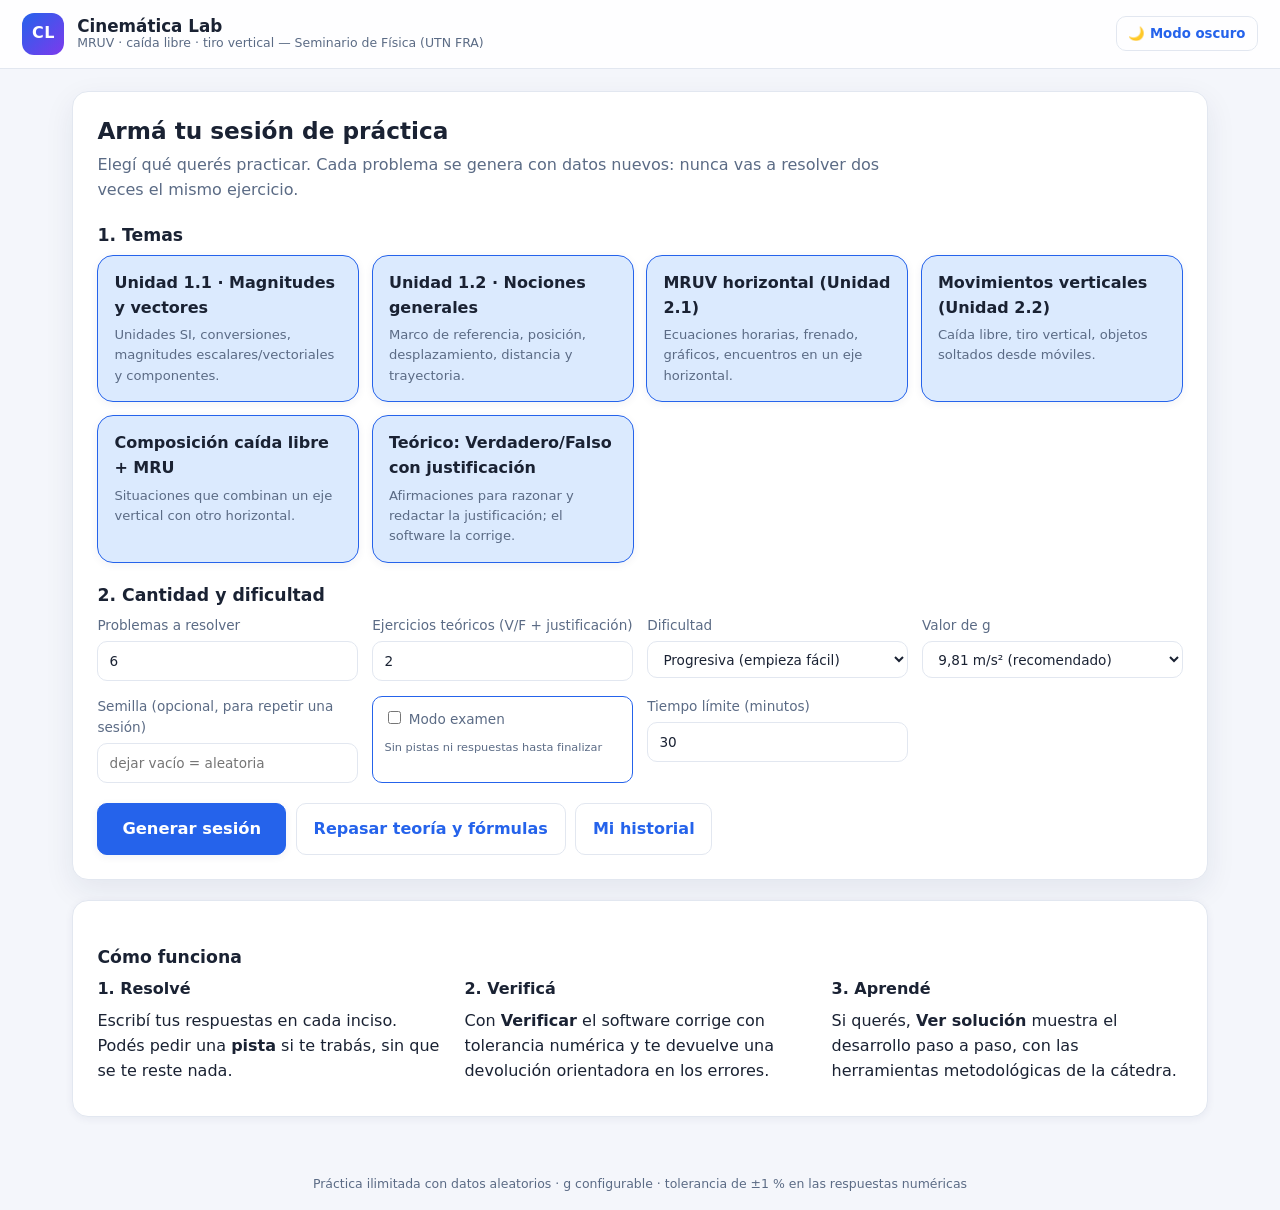
<file: CinematicaLab/index.html>
<!DOCTYPE html>
<html lang="es" data-tema="claro">
<head>
<meta charset="utf-8">
<meta name="viewport" content="width=device-width, initial-scale=1">
<title>Cinemática Lab · MRUV y movimientos verticales</title>
<meta name="description" content="Generador aleatorio de problemas de MRUV, caída libre y tiro vertical con corrección, pistas y resoluciones paso a paso.">
<link rel="stylesheet" href="assets/styles.css">
<link rel="icon" href="data:image/svg+xml,<svg xmlns='http://www.w3.org/2000/svg' viewBox='0 0 100 100'><text y='.9em' font-size='90'>📐</text></svg>">
</head>
<body>

<header class="barra-app">
  <div class="marca">
    <span class="logo">CL</span>
    <div class="marca-texto">
      <b>Cinemática Lab</b>
      <span>MRUV · caída libre · tiro vertical — Seminario de Física (UTN FRA)</span>
    </div>
  </div>
  <div class="barra-derecha">
    <button class="btn fantasma chico" id="btn-tema">🌙 Modo oscuro</button>
  </div>
</header>

<main class="contenedor">
  <section id="vista-inicio" class="vista activa"></section>
  <section id="vista-practica" class="vista"></section>
  <section id="vista-resultados" class="vista"></section>
  <section id="vista-teoria" class="vista"></section>
  <section id="vista-historial" class="vista"></section>
</main>

<footer class="pie-app">
  <span>Práctica ilimitada con datos aleatorios · g configurable · tolerancia de ±1 % en las respuestas numéricas</span>
</footer>

<!-- Motor y contenidos -->
<script src="js/core.js"></script>
<script>window.FIS = window.FIS || {}; window.FIS.omitirUnidad13 = true;</script>
<script src="js/gen_unidad1.js"></script>
<script src="js/gen_horizontal.js"></script>
<script src="js/gen_vertical.js"></script>
<script src="js/gen_teorico.js"></script>
<script src="js/sesion.js"></script>
<script src="js/teoria.js"></script>
<script src="js/ui.js"></script>
</body>
</html>
</file>
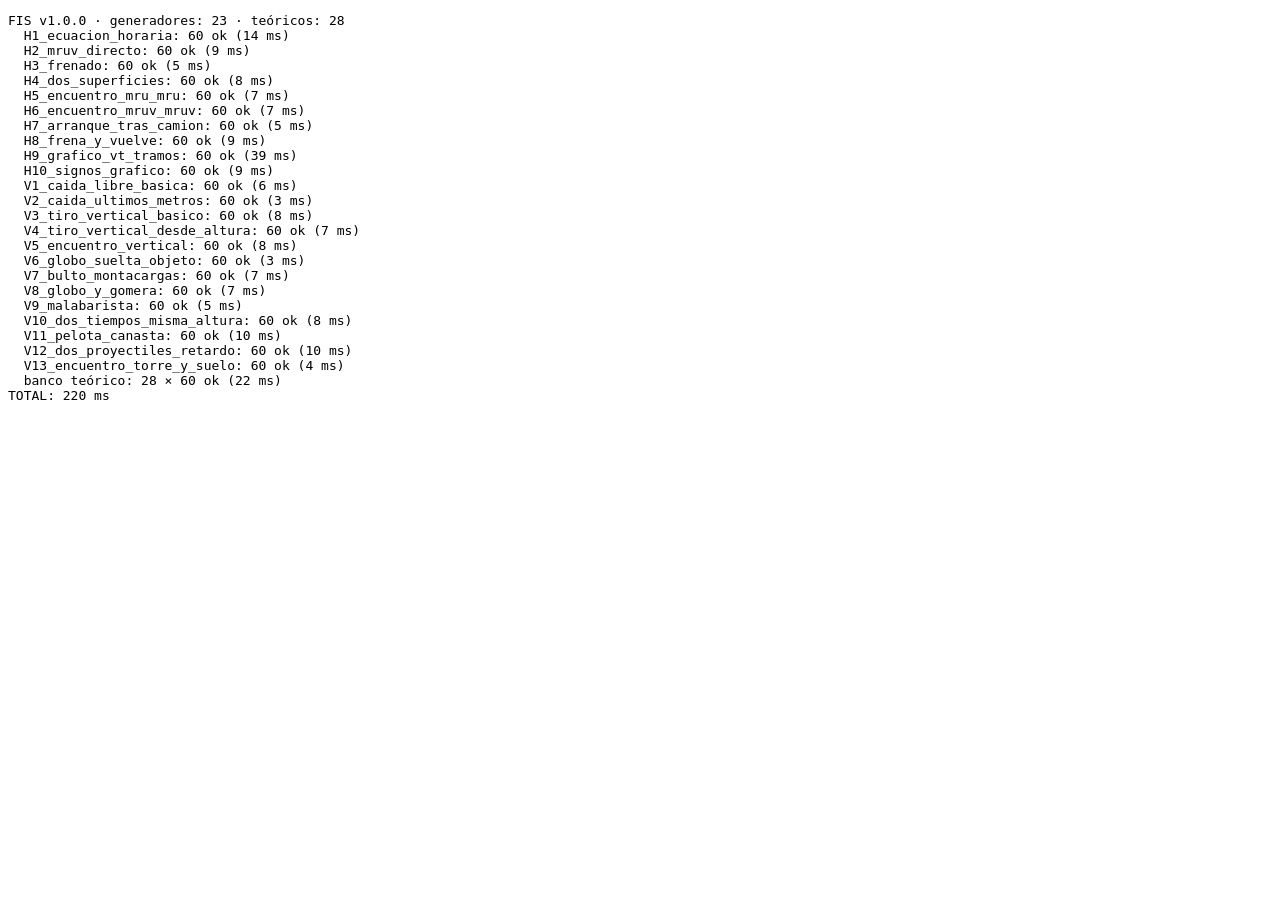
<file: CinematicaLab/tests/fuzz.html>
<!DOCTYPE html>
<html lang="es">
<head><meta charset="utf-8"><title>Diagnóstico</title></head>
<body>
<pre id="salida">…</pre>
<script src="../js/core.js"></script>
<script src="../js/gen_horizontal.js"></script>
<script src="../js/gen_vertical.js"></script>
<script src="../js/gen_teorico.js"></script>
<script src="../js/sesion.js"></script>
<script>
(function () {
  var out = [];
  var params = {};
  location.search.replace(/^\?/, '').split('&').forEach(function (kv) {
    var p = kv.split('='); if (p[0]) params[decodeURIComponent(p[0])] = decodeURIComponent(p[1] || '');
  });
  var grupo = params.grupo || 'todos';
  var N = parseInt(params.n || '60', 10);
  var FIS = window.FIS;
  try {
    out.push('FIS v' + FIS.VERSION + ' · generadores: ' + FIS.generadores.length + ' · teóricos: ' + FIS.bancoTeorico.length);
    var t0 = Date.now();
    var lista = FIS.generadores.filter(function (g) {
      if (grupo === 'todos') return true;
      if (grupo === 'horizontal') return g.cat === 'horizontal';
      if (grupo === 'vertical') return g.cat === 'vertical' || g.cat === 'mixto';
      return false;
    });
    lista.forEach(function (g) {
      var t = Date.now();
      for (var i = 0; i < N; i++) {
        g.gen(FIS.makeRng(1234 + i * 7919), 9.81);
      }
      out.push('  ' + g.id + ': ' + N + ' ok (' + (Date.now() - t) + ' ms)');
    });
    if (grupo === 'teorico' || grupo === 'todos') {
      var t2 = Date.now();
      FIS.bancoTeorico.forEach(function (th) {
        for (var i = 0; i < N; i++) th.gen(FIS.makeRng(99 + i * 13), 9.81);
      });
      out.push('  banco teórico: ' + FIS.bancoTeorico.length + ' × ' + N + ' ok (' + (Date.now() - t2) + ' ms)');
    }
    out.push('TOTAL: ' + (Date.now() - t0) + ' ms');
  } catch (e) {
    out.push('EXCEPCIÓN: ' + e.message + '\n' + (e.stack || ''));
  }
  document.getElementById('salida').textContent = out.join('\n');
})();
</script>
</body>
</html>
</file>
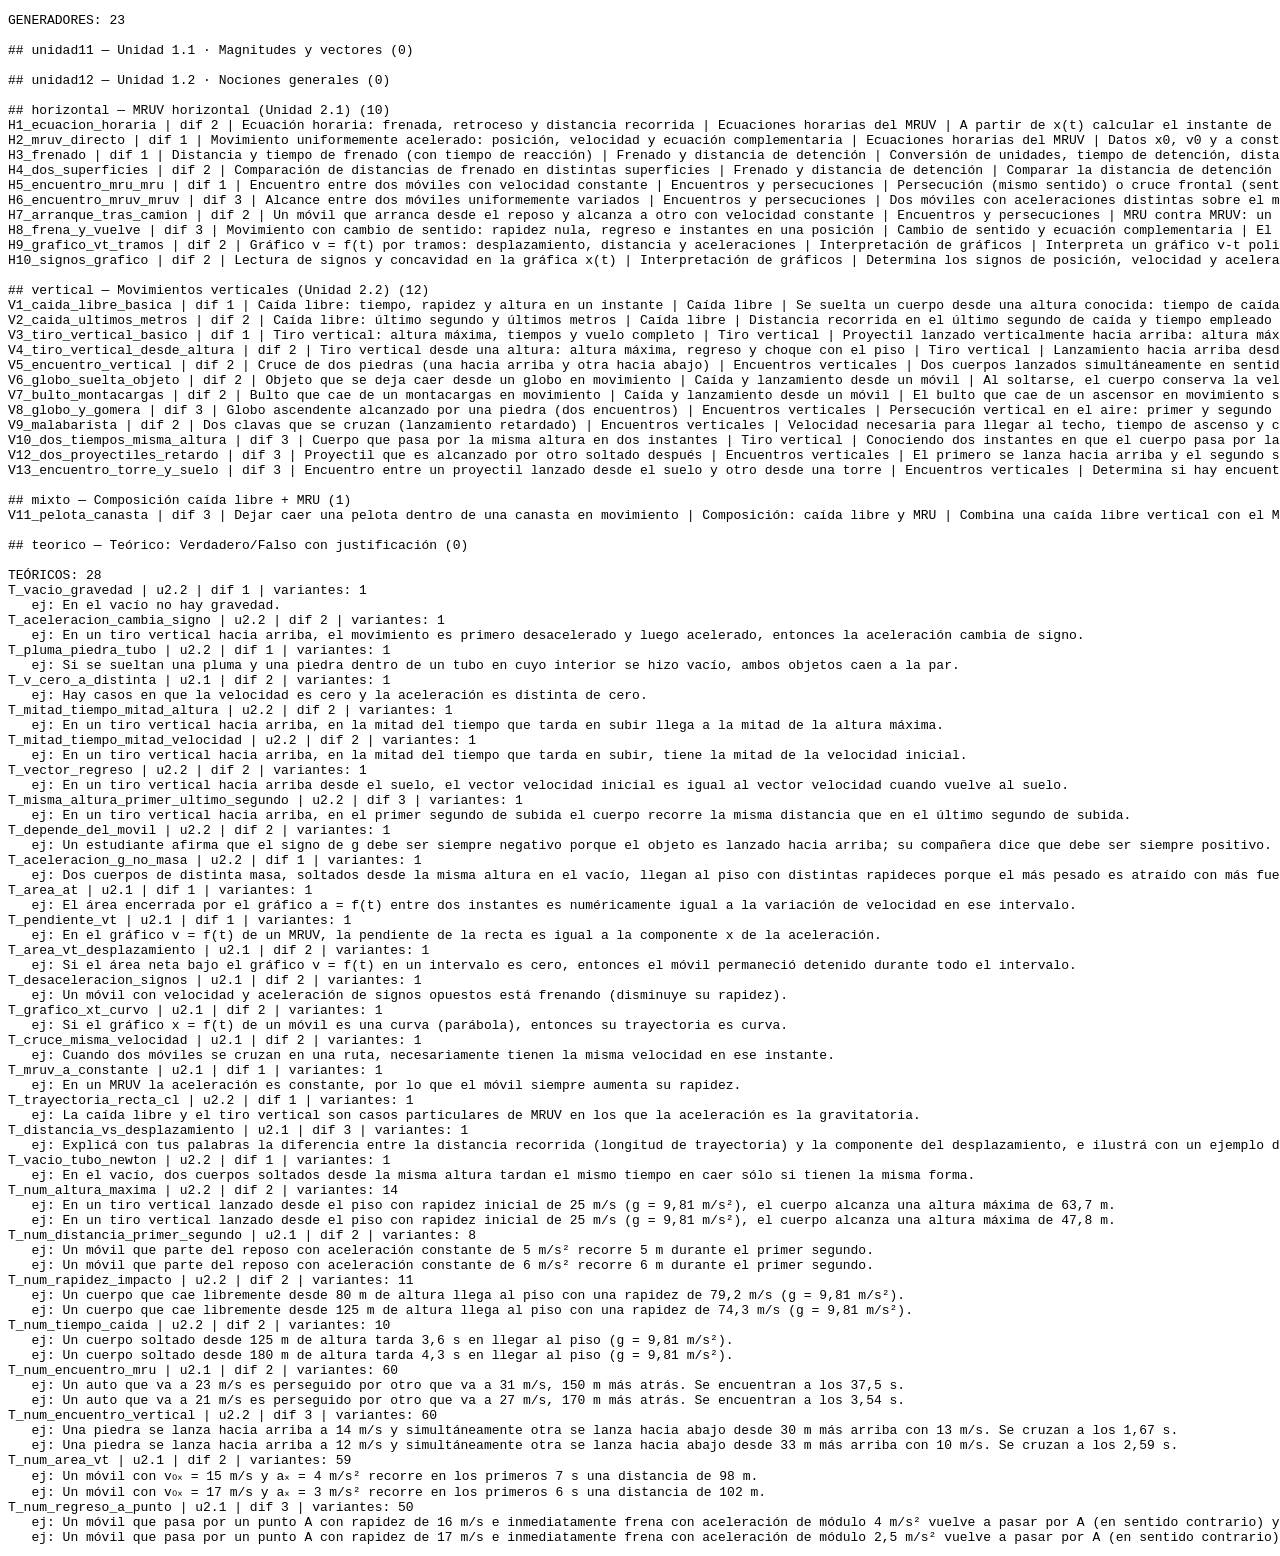
<file: CinematicaLab/tests/meta.html>
<!DOCTYPE html>
<html lang="es"><head><meta charset="utf-8"><title>Catálogo</title></head>
<body><pre id="s">…</pre>
<script src="../js/core.js"></script>
<script src="../js/gen_horizontal.js"></script>
<script src="../js/gen_vertical.js"></script>
<script src="../js/gen_teorico.js"></script>
<script src="../js/sesion.js"></script>
<script>
var L = [];
L.push('GENERADORES: ' + FIS.generadores.length);
FIS.categorias.forEach(function (c) {
  var lista = FIS.generadores.filter(function (g) { return g.cat === c.id; });
  L.push('');
  L.push('## ' + c.id + ' — ' + c.nombre + ' (' + lista.length + ')');
  lista.forEach(function (g) {
    L.push(g.id + ' | dif ' + g.dif + ' | ' + g.nombre + ' | ' + g.tema + ' | ' + g.desc);
  });
});
L.push('');
L.push('TEÓRICOS: ' + FIS.bancoTeorico.length);
FIS.bancoTeorico.forEach(function (t) {
  var muestras = [], n = 0;
  for (var i = 0; i < 60; i++) {
    var c = t.gen(FIS.makeRng(31 + i * 977), 9.81);
    var tex = c.afirmacion;
    if (muestras.indexOf(tex) < 0) muestras.push(tex);
    n++;
  }
  L.push(t.id + ' | u' + t.unidad + ' | dif ' + t.dif + ' | variantes: ' + muestras.length);
  L.push('   ej: ' + muestras[0]);
  if (muestras[1]) L.push('   ej: ' + muestras[1]);
});
document.getElementById('s').textContent = L.join('\n');
</script>
</body></html>
</file>
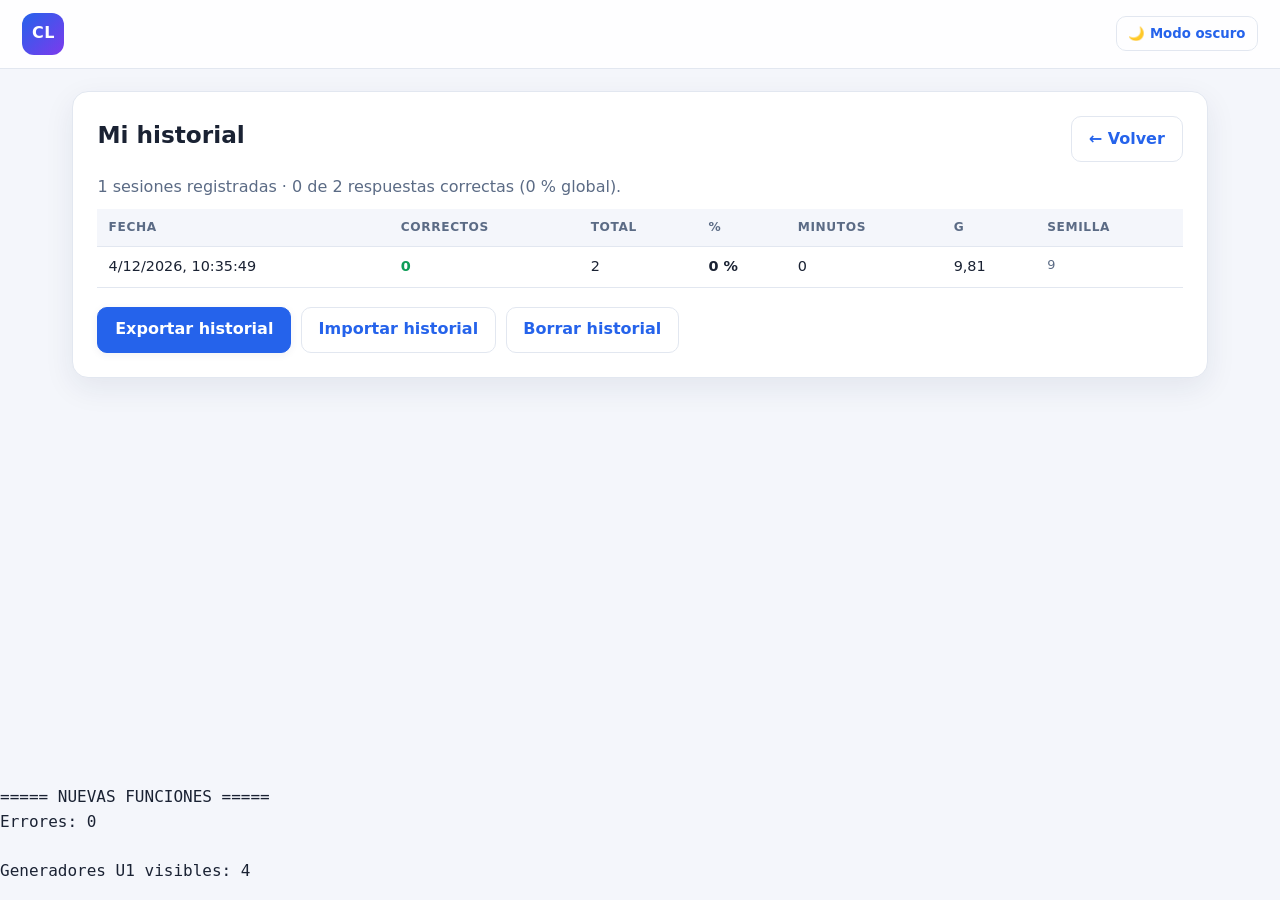
<file: CinematicaLab/tests/nuevas.html>
<!doctype html><html lang="es"><head><meta charset="utf-8"><title>Pruebas nuevas funciones</title><link rel="stylesheet" href="../assets/styles.css"></head><body><header class="barra-app"><div class="marca"><span class="logo">CL</span></div><button class="btn fantasma chico" id="btn-tema"></button></header><main class="contenedor"><section id="vista-inicio" class="vista"></section><section id="vista-practica" class="vista"></section><section id="vista-resultados" class="vista"></section><section id="vista-teoria" class="vista"></section><section id="vista-historial" class="vista"></section></main><pre id="salida">cargando</pre><script>window.FIS={};</script><script src="../js/core.js"></script><script>FIS.omitirUnidad13=true;</script><script src="../js/gen_unidad1.js"></script><script src="../js/gen_horizontal.js"></script><script src="../js/gen_vertical.js"></script><script src="../js/gen_teorico.js"></script><script src="../js/sesion.js"></script><script src="../js/teoria.js"></script><script src="../js/ui.js"></script><script>
window.addEventListener('DOMContentLoaded',function(){var e=[],o=[];function c(x,m){if(!x)e.push(m)}; try {
 c(!!FIS.generadorPorId('U11_conversion_unidades'),'No se registró U11_conversion_unidades'); c(!!FIS.generadorPorId('U11_vector_componentes'),'No se registró U11_vector_componentes'); c(!!FIS.generadorPorId('U12_desplazamiento_distancia'),'No se registró U12_desplazamiento_distancia'); c(!!FIS.generadorPorId('U12_marco_referencia'),'No se registró U12_marco_referencia'); c(!FIS.generadorPorId('U13_mru_directo'),'U1.3 no debería estar visible todavía');
 var s=FIS.crearSesion({categorias:['unidad11','unidad12'],nProblemas:4,nTeoricos:0,seed:17}); c(s.items.length===4,'La sesión 1.1/1.2 no tiene 4 problemas'); c(s.items.every(function(x){return x.unidad==='1.1'||x.unidad==='1.2'}),'La sesión incluyó otra unidad');
 var ex=FIS.crearSesion({categorias:['unidad11'],nProblemas:1,nTeoricos:0,seed:9,examen:true,limiteMin:1}); c(ex.examen===true&&ex.limiteMin===1,'No se guardó la configuración de examen');
 FIS.ui.state.sesion=ex; FIS.ui.state.idx=0; FIS.ui.state.inicio=Date.now(); FIS.ui.state.finalizada=false; FIS.ui.renderPractica(); c(!!document.querySelector('.aviso-examen'),'El modo examen no bloqueó ayudas'); c(!document.querySelector('[data-accion="pista"]'),'El modo examen muestra pista');
 FIS.ui.finalizar(); c(document.querySelector('#vista-resultados').classList.contains('activa'),'El examen no terminó en resultados'); c(!!document.querySelector('#btn-exportar-pdf'),'Falta exportar PDF');
 var mr=FIS.crearSesion({categorias:['horizontal'],nProblemas:1,nTeoricos:0,seed:23}); FIS.ui.state.sesion=mr; FIS.ui.state.idx=0; FIS.ui.state.finalizada=false; FIS.ui.renderPractica(); c(!!document.querySelector('[data-interactivo-root]'),'No se mostró el gráfico interactivo para MRUV'); var sl=document.querySelector('[data-interactivo-time]'); if(sl){sl.value=String(Number(sl.max)/2); sl.dispatchEvent(new Event('input',{bubbles:true}));} c(!!document.querySelector('.interactivo-valores'),'Faltan valores instantáneos del gráfico');
 FIS.ui.mostrarVista('vista-inicio'); FIS.ui.renderInicio(); document.querySelector('#btn-ir-historial').click(); c(!!document.querySelector('#btn-exportar-historial')&&!!document.querySelector('#btn-importar-historial'),'Faltan controles de sincronización');
} catch(x){e.push('EXCEPCIÓN: '+x.message)} document.querySelector('#salida').textContent='===== NUEVAS FUNCIONES =====\nErrores: '+e.length+'\n'+e.map(function(x){return '· '+x}).join('\n')+'\nGeneradores U1 visibles: '+FIS.generadores.filter(function(x){return x.unidad==='1.1'||x.unidad==='1.2'}).length;});</script></body></html>
</file>
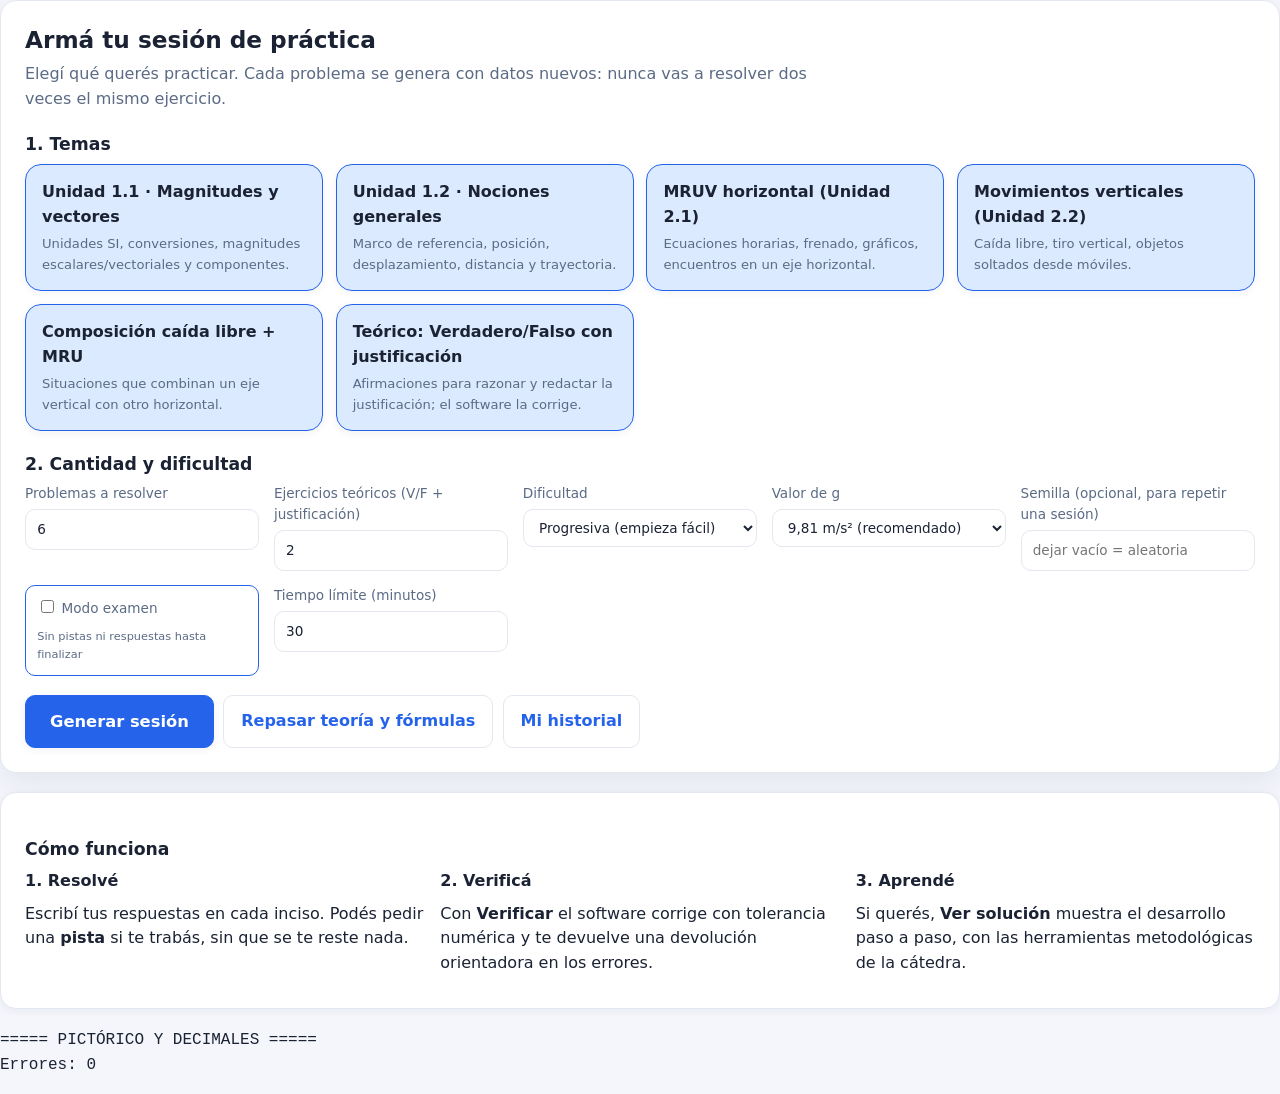
<file: CinematicaLab/tests/pictorico_decimales.html>
<!doctype html><html lang="es"><head><meta charset="utf-8"><link rel="stylesheet" href="../assets/styles.css"></head><body><main><section id="vista-inicio" class="vista"></section><section id="vista-practica" class="vista"></section><section id="vista-resultados" class="vista"></section><section id="vista-teoria" class="vista"></section><section id="vista-historial" class="vista"></section><pre id="salida">cargando</pre></main><script src="../js/core.js"></script><script>FIS.omitirUnidad13=true;</script><script src="../js/gen_unidad1.js"></script><script src="../js/gen_horizontal.js"></script><script src="../js/gen_vertical.js"></script><script src="../js/gen_teorico.js"></script><script src="../js/sesion.js"></script><script src="../js/teoria.js"></script><script src="../js/ui.js"></script><script>window.addEventListener('DOMContentLoaded',function(){var e=[];try{var s=FIS.crearSesion({categorias:['horizontal'],nProblemas:1,nTeoricos:0,seed:27});FIS.ui.state.sesion=s;FIS.ui.state.idx=0;FIS.ui.renderPractica();if(!document.querySelector('.pictorico svg'))e.push('No apareció el esquema SVG');var html=document.querySelector('#item-actual').innerHTML;if(html.indexOf('½')>=0||html.indexOf('1/3,6')>=0)e.push('Quedó una fracción visible');var paso=FIS.herramientas('móvil','suelo','eje x','flecha de movimiento');if(paso.html.indexOf('<svg')<0)e.push('Herramientas no incluye SVG');}catch(x){e.push('Excepción: '+x.message)}document.querySelector('#salida').textContent='===== PICTÓRICO Y DECIMALES =====\nErrores: '+e.length+'\n'+e.map(function(x){return '· '+x}).join('\n')});</script></body></html>
</file>
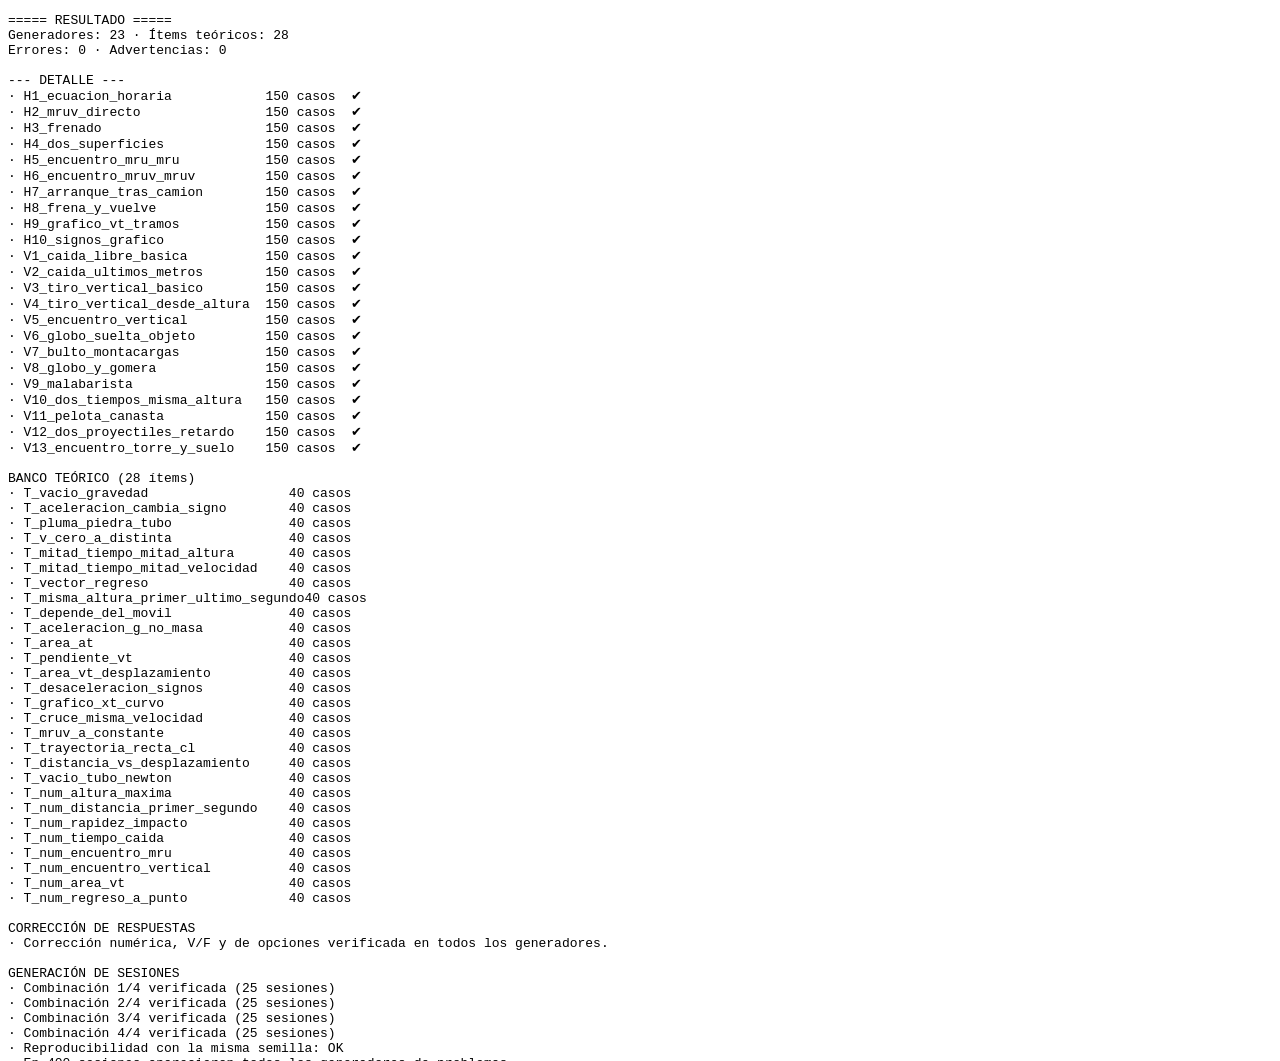
<file: CinematicaLab/tests/salida.html>
<!DOCTYPE html>
<html lang="es"><head>
<meta charset="utf-8">
<title>Pruebas — Cinemática Lab</title>
</head>
<body>
<pre id="salida">===== RESULTADO =====
Generadores: 23 · Ítems teóricos: 28
Errores: 0 · Advertencias: 0

--- DETALLE ---
· H1_ecuacion_horaria            150 casos  ✔
· H2_mruv_directo                150 casos  ✔
· H3_frenado                     150 casos  ✔
· H4_dos_superficies             150 casos  ✔
· H5_encuentro_mru_mru           150 casos  ✔
· H6_encuentro_mruv_mruv         150 casos  ✔
· H7_arranque_tras_camion        150 casos  ✔
· H8_frena_y_vuelve              150 casos  ✔
· H9_grafico_vt_tramos           150 casos  ✔
· H10_signos_grafico             150 casos  ✔
· V1_caida_libre_basica          150 casos  ✔
· V2_caida_ultimos_metros        150 casos  ✔
· V3_tiro_vertical_basico        150 casos  ✔
· V4_tiro_vertical_desde_altura  150 casos  ✔
· V5_encuentro_vertical          150 casos  ✔
· V6_globo_suelta_objeto         150 casos  ✔
· V7_bulto_montacargas           150 casos  ✔
· V8_globo_y_gomera              150 casos  ✔
· V9_malabarista                 150 casos  ✔
· V10_dos_tiempos_misma_altura   150 casos  ✔
· V11_pelota_canasta             150 casos  ✔
· V12_dos_proyectiles_retardo    150 casos  ✔
· V13_encuentro_torre_y_suelo    150 casos  ✔

BANCO TEÓRICO (28 ítems)
· T_vacio_gravedad                  40 casos
· T_aceleracion_cambia_signo        40 casos
· T_pluma_piedra_tubo               40 casos
· T_v_cero_a_distinta               40 casos
· T_mitad_tiempo_mitad_altura       40 casos
· T_mitad_tiempo_mitad_velocidad    40 casos
· T_vector_regreso                  40 casos
· T_misma_altura_primer_ultimo_segundo40 casos
· T_depende_del_movil               40 casos
· T_aceleracion_g_no_masa           40 casos
· T_area_at                         40 casos
· T_pendiente_vt                    40 casos
· T_area_vt_desplazamiento          40 casos
· T_desaceleracion_signos           40 casos
· T_grafico_xt_curvo                40 casos
· T_cruce_misma_velocidad           40 casos
· T_mruv_a_constante                40 casos
· T_trayectoria_recta_cl            40 casos
· T_distancia_vs_desplazamiento     40 casos
· T_vacio_tubo_newton               40 casos
· T_num_altura_maxima               40 casos
· T_num_distancia_primer_segundo    40 casos
· T_num_rapidez_impacto             40 casos
· T_num_tiempo_caida                40 casos
· T_num_encuentro_mru               40 casos
· T_num_encuentro_vertical          40 casos
· T_num_area_vt                     40 casos
· T_num_regreso_a_punto             40 casos

CORRECCIÓN DE RESPUESTAS
· Corrección numérica, V/F y de opciones verificada en todos los generadores.

GENERACIÓN DE SESIONES
· Combinación 1/4 verificada (25 sesiones)
· Combinación 2/4 verificada (25 sesiones)
· Combinación 3/4 verificada (25 sesiones)
· Combinación 4/4 verificada (25 sesiones)
· Reproducibilidad con la misma semilla: OK
· En 400 sesiones aparecieron todos los generadores de problemas.</pre>
<script src="../js/core.js"></script>
<script src="../js/gen_horizontal.js"></script>
<script src="../js/gen_vertical.js"></script>
<script src="../js/gen_teorico.js"></script>
<script src="../js/sesion.js"></script>
<script>
(function () {
  var FIS = window.FIS;
  var lineas = [], errores = [], advertencias = [];
  var N = 150;
  var g = 9.81;
  try {

  function log(s) { lineas.push(s); }
  function fallo(msj) { errores.push(msj); }
  function aviso(msj) { advertencias.push(msj); }

  function cerca(a, b, tol) {
    tol = tol || 1e-6;
    if (!isFinite(a) || !isFinite(b)) return false;
    return Math.abs(a - b) <= Math.max(tol, Math.abs(b) * tol);
  }
  function inc(prob, id) {
    var r = null;
    (prob.incisos || []).forEach(function (i) { if (i.id === id) r = i; });
    return r;
  }
  /** Verifica un inciso numérico contra el valor calculado independientemente */
  function chequearNum(prob, id, esperado, etiqueta, ctx) {
    var i = inc(prob, id);
    if (!i) { fallo(etiqueta + ': falta el inciso ' + id); return; }
    if (i.tipo !== 'numero') { fallo(etiqueta + ': el inciso ' + id + ' debería ser numérico'); return; }
    if (!cerca(i.valor, esperado, 1e-6)) {
      fallo(etiqueta + ' · inciso ' + id + ': valor declarado ' + i.valor + ' ≠ calculado ' + esperado + ' [' + JSON.stringify(ctx) + ']');
    }
    if (!isFinite(i.valor)) fallo(etiqueta + ' · inciso ' + id + ': valor no finito');
  }
  function chequearVF(prob, id, esperado, etiqueta, ctx) {
    var i = inc(prob, id);
    if (!i) { fallo(etiqueta + ': falta el inciso ' + id); return; }
    if (i.tipo !== 'vf') { fallo(etiqueta + ': el inciso ' + id + ' debería ser V/F'); return; }
    if (i.valor !== esperado) fallo(etiqueta + ' · inciso ' + id + ': V/F declarado ' + i.valor + ' ≠ esperado ' + esperado + ' [' + JSON.stringify(ctx) + ']');
  }
  function chequearOpc(prob, id, esperado, etiqueta, ctx) {
    var i = inc(prob, id);
    if (!i || i.tipo !== 'opcion') { fallo(etiqueta + ': falta el inciso de opción ' + id); return; }
    if (i.correcto !== esperado) fallo(etiqueta + ' · inciso ' + id + ': opción declarada ' + i.correcto + ' ≠ esperada ' + esperado + ' [' + JSON.stringify(ctx) + ']');
  }

  /* ============ verificadores por generador (física independiente) ============ */
  var V = {

    H1_ecuacion_horaria: function (p, d) {
      var tDet = -d.v0 / d.a;
      var x = function (t) { return d.x0 + d.v0 * t + 0.5 * d.a * t * t; };
      chequearNum(p, 'a', tDet, 'H1', d);
      chequearNum(p, 'b', x(d.t1), 'H1', d);
      chequearNum(p, 'c', x(d.t2) - d.x0, 'H1', d);
      var dist = Math.abs(x(tDet) - d.x0) + Math.abs(x(d.t2) - x(tDet));
      chequearNum(p, 'd', dist, 'H1', d);
      chequearVF(p, 'e', d.t2 > tDet, 'H1', d);
    },

    H2_mruv_directo: function (p, d) {
      chequearNum(p, 'a', d.x0 + d.v0 * d.t + 0.5 * d.a * d.t * d.t, 'H2', d);
      chequearNum(p, 'b', d.v0 + d.a * d.t, 'H2', d);
      chequearNum(p, 'c', d.x0 + (d.vf * d.vf - d.v0 * d.v0) / (2 * d.a), 'H2', d);
    },

    H3_frenado: function (p, d) {
      var v0 = d.kmh / 3.6;
      chequearNum(p, 'a', v0, 'H3', d);
      chequearNum(p, 'b', v0 / d.aStop, 'H3', d);
      chequearNum(p, 'c', v0 * v0 / (2 * d.aStop), 'H3', d);
      chequearNum(p, 'd', v0 * d.reaccion + v0 * v0 / (2 * d.aStop), 'H3', d);
    },

    H4_dos_superficies: function (p, d) {
      chequearNum(p, 'a', d.v0 * d.v0 / (2 * d.aSeco), 'H4', d);
      chequearNum(p, 'b', d.v0 * d.v0 / (2 * d.aHum), 'H4', d);
      chequearNum(p, 'c', d.v0 * d.v0 / (2 * d.aHum) - d.v0 * d.v0 / (2 * d.aSeco), 'H4', d);
      chequearNum(p, 'd', d.v0 * d.tr + d.v0 * d.v0 / (2 * d.aSeco), 'H4', d);
    },

    H5_encuentro_mru_mru: function (p, d) {
      var t = d.persecucion ? d.d0 / (d.vB - d.vA) : d.d0 / (d.vA + d.vB);
      chequearNum(p, 'a', t, 'H5', d);
      var x1 = d.persecucion ? d.vB * t : d.vA * t;
      chequearNum(p, 'b', x1, 'H5', d);
      chequearNum(p, 'c', d.persecucion ? d.vB * t : d.vA * t, 'H5', d);
      chequearNum(p, 'd', d.persecucion ? d.vA * t : d.vB * t, 'H5', d);
      chequearVF(p, 'e', t < Math.round(t * 2), 'H5', d);
      if (d.persecucion && d.vB <= d.vA) fallo('H5: persecución sin alcance ' + JSON.stringify(d));
      if (!d.persecucion && t <= 0) fallo('H5: tiempo no positivo ' + JSON.stringify(d));
    },

    H6_encuentro_mruv_mruv: function (p, d) {
      var A = 0.5 * (d.aA - d.aB), B = (d.vA - d.vB), C = d.d0;
      var disc = B * B - 4 * A * C;
      if (disc < 0) { fallo('H6: sin raíces reales ' + JSON.stringify(d)); return; }
      var t = (-B + Math.sqrt(disc)) / (2 * A);
      if (!(t > 0)) t = (-B - Math.sqrt(disc)) / (2 * A);
      if (!(t > 0)) { fallo('H6: sin raíz positiva ' + JSON.stringify(d)); return; }
      chequearNum(p, 'a', t, 'H6', d);
      chequearNum(p, 'b', d.vB * t + 0.5 * d.aB * t * t, 'H6', d);
      chequearNum(p, 'c', d.vB + d.aB * t, 'H6', d);
      chequearNum(p, 'd', d.vA + d.aA * t, 'H6', d);
      chequearVF(p, 'e', (d.vB + d.aB * t) > (d.vA + d.aA * t), 'H6', d);
    },

    H7_arranque_tras_camion: function (p, d) {
      var A = 0.5 * d.a, B = -d.vC, C = -d.vC * d.retardo;
      var disc = B * B - 4 * A * C;
      var t = (-B + Math.sqrt(disc)) / (2 * A);
      if (!(t > 0)) { fallo('H7: sin raíz positiva ' + JSON.stringify(d)); return; }
      chequearNum(p, 'a', t, 'H7', d);
      chequearNum(p, 'b', 0.5 * d.a * t * t, 'H7', d);
      chequearNum(p, 'c', d.a * t, 'H7', d);
    },

    H8_frena_y_vuelve: function (p, d) {
      chequearNum(p, 'a', d.v0 / d.a, 'H8', d);
      chequearNum(p, 'b', d.v0 * d.v0 / (2 * d.a), 'H8', d);
      chequearNum(p, 'c', 2 * d.v0 / d.a, 'H8', d);
      var dPos = d.v0 * d.t1 - 0.5 * d.a * d.t1 * d.t1;
      var dPos2 = d.v0 * d.t2 - 0.5 * d.a * d.t2 * d.t2;
      if (!cerca(dPos, dPos2, 1e-6)) fallo('H8: los dos instantes no dan la misma posición ' + JSON.stringify(d));
      chequearNum(p, 'd', d.t1, 'H8', d);
      chequearNum(p, 'e', d.t2, 'H8', d);
      var dMax = d.v0 * d.v0 / (2 * d.a);
      chequearNum(p, 'f', dMax > d.lejos ? 1 : 0, 'H8', d);
    },

    H9_grafico_vt_tramos: function (p, d) {
      var tr = d.tramos, area = 0, dist = 0;
      tr.forEach(function (s) {
        var a = 0.5 * (s.v0 + s.v1) * (s.t1 - s.t0);
        area += a; dist += Math.abs(a);
      });
      chequearNum(p, 'a', area, 'H9', d);
      chequearNum(p, 'b', dist, 'H9', d);
      var ult = tr[tr.length - 1];
      chequearNum(p, 'c', (ult.v1 - ult.v0) / (ult.t1 - ult.t0), 'H9', d);
      chequearNum(p, 'd', d.t3, 'H9', d);
      chequearVF(p, 'e', (ult.v1 < 0 && (ult.v1 - ult.v0) < 0) || (ult.v1 > 0 && (ult.v1 - ult.v0) > 0), 'H9', d);
      if (area <= 0 && dist <= 0) fallo('H9: áreas nulas ' + JSON.stringify(d));
    },

    H10_signos_grafico: function (p, d) {
      chequearOpc(p, 'a', d.x0 > 0 ? 0 : d.x0 < 0 ? 1 : 2, 'H10', d);
      chequearOpc(p, 'b', d.v0 > 0 ? 0 : d.v0 < 0 ? 1 : 2, 'H10', d);
      chequearOpc(p, 'c', d.a > 0 ? 0 : d.a < 0 ? 1 : 2, 'H10', d);
      chequearOpc(p, 'd', (d.v0 * d.a) > 0 ? 0 : 1, 'H10', d);
    },

    V1_caida_libre_basica: function (p, d, gg) {
      var tF = Math.sqrt(2 * d.H / gg), vF = Math.sqrt(2 * gg * d.H);
      chequearNum(p, 'a', tF, 'V1', d);
      chequearNum(p, 'b', vF, 'V1', d);
      chequearNum(p, 'c', d.H - 0.5 * gg * d.t1 * d.t1, 'V1', d);
      chequearNum(p, 'd', gg * d.t1, 'V1', d);
    },

    V2_caida_ultimos_metros: function (p, d, gg) {
      var tF = Math.sqrt(2 * d.H / gg);
      chequearNum(p, 'a', tF, 'V2', d);
      chequearNum(p, 'b', 0.5 * gg * (2 * tF - 1), 'V2', d);
      chequearNum(p, 'c', tF - Math.sqrt(2 * (d.H - d.dUlt) / gg), 'V2', d);
      if (d.dUlt >= d.H) fallo('V2: dUlt >= H ' + JSON.stringify(d));
    },

    V3_tiro_vertical_basico: function (p, d, gg) {
      var hMax = d.v0 * d.v0 / (2 * gg), tSub = d.v0 / gg;
      chequearNum(p, 'a', hMax, 'V3', d);
      chequearNum(p, 'b', tSub, 'V3', d);
      chequearNum(p, 'c', d.v0 * d.t1 - 0.5 * gg * d.t1 * d.t1, 'V3', d);
      chequearNum(p, 'd', 2 * tSub, 'V3', d);
      chequearNum(p, 'e', 2 * hMax, 'V3', d);
      chequearVF(p, 'f', false, 'V3', d);
    },

    V4_tiro_vertical_desde_altura: function (p, d, gg) {
      var hRel = d.v0 * d.v0 / (2 * gg);
      chequearNum(p, 'a', d.H + hRel, 'V4', d);
      chequearNum(p, 'b', 2 * d.v0 / gg, 'V4', d);
      var tSuelo = (d.v0 + Math.sqrt(d.v0 * d.v0 + 2 * gg * d.H)) / gg;
      chequearNum(p, 'c', tSuelo, 'V4', d);
      chequearNum(p, 'd', Math.sqrt(d.v0 * d.v0 + 2 * gg * d.H), 'V4', d);
      chequearNum(p, 'e', 2 * hRel + d.H, 'V4', d);
      if (!(tSuelo > 2 * d.v0 / gg)) fallo('V4: el tiempo al suelo debe superar el regreso ' + JSON.stringify(d));
    },

    V5_encuentro_vertical: function (p, d, gg) {
      var t = d.H / (d.v1 + d.v2);
      var y = d.v1 * t - 0.5 * gg * t * t;
      chequearNum(p, 'a', t, 'V5', d);
      chequearNum(p, 'b', y, 'V5', d);
      chequearNum(p, 'c', Math.abs(d.v1 - gg * t), 'V5', d);
      chequearNum(p, 'd', Math.abs(d.v2 + gg * t), 'V5', d);
      if (!(y > 0 && y < d.H)) fallo('V5: cruce fuera del intervalo físico ' + JSON.stringify(d));
    },

    V6_globo_suelta_objeto: function (p, d, gg) {
      var v0y = d.sube ? d.vB : -d.vB;
      chequearNum(p, 'a', v0y, 'V6', d);
      chequearNum(p, 'b', d.sube ? d.H + d.vB * d.vB / (2 * gg) : d.H, 'V6', d);
      var tS = (-v0y + Math.sqrt(v0y * v0y + 2 * gg * d.H)) / gg;
      chequearNum(p, 'c', tS, 'V6', d);
      chequearNum(p, 'd', Math.sqrt(v0y * v0y + 2 * gg * d.H), 'V6', d);
      chequearNum(p, 'e', d.sube ? 2 * d.vB * d.vB / (2 * gg) + d.H : d.H, 'V6', d);
    },

    V7_bulto_montacargas: function (p, d, gg) {
      chequearNum(p, 'a', d.v / gg, 'V7', d);
      var H = 0.5 * gg * d.tCaida * d.tCaida - d.v * d.tCaida;
      chequearNum(p, 'b', H, 'V7', d);
      chequearNum(p, 'c', H + d.v * 0.25 - 0.5 * gg * 0.0625, 'V7', d);
      chequearNum(p, 'd', H + d.v * d.v / gg, 'V7', d);
      if (!(H > 0)) fallo('V7: altura negativa ' + JSON.stringify(d));
    },

    V8_globo_y_gomera: function (p, d, gg) {
      var A = 0.5 * gg, B = d.vb - d.v0, C = d.h0 - d.h1;
      var disc = B * B - 4 * A * C;
      if (disc <= 0) { fallo('V8: sin dos raíces ' + JSON.stringify(d)); return; }
      var t1 = (-B - Math.sqrt(disc)) / (2 * A), t2 = (-B + Math.sqrt(disc)) / (2 * A);
      chequearNum(p, 'a', t1, 'V8', d);
      chequearNum(p, 'b', d.h0 + d.vb * t1, 'V8', d);
      chequearNum(p, 'c', d.v0 - gg * t1, 'V8', d);
      chequearNum(p, 'd', t2, 'V8', d);
      chequearNum(p, 'e', d.h0 + d.vb * t2, 'V8', d);
      if (!(t1 > 0 && t2 > t1)) fallo('V8: raíces no válidas ' + JSON.stringify(d));
    },

    V9_malabarista: function (p, d, gg) {
      var v0 = Math.sqrt(2 * gg * d.h), T = v0 / gg;
      chequearNum(p, 'a', v0, 'V9', d);
      chequearNum(p, 'b', T, 'V9', d);
      chequearNum(p, 'c', 0.5 * T, 'V9', d);
      chequearNum(p, 'd', 0.75 * d.h, 'V9', d);
    },

    V10_dos_tiempos_misma_altura: function (p, d, gg) {
      var vP = 0.5 * gg * (d.t1 + d.t2);
      chequearNum(p, 'a', vP, 'V10', d);
      chequearNum(p, 'b', vP * d.t1 - 0.5 * gg * d.t1 * d.t1, 'V10', d);
      chequearNum(p, 'c', vP * vP / (2 * gg), 'V10', d);
      chequearVF(p, 'd', false, 'V10', d);
    },

    V11_pelota_canasta: function (p, d, gg) {
      var t = Math.sqrt(2 * (d.H - d.hCanasta) / gg);
      chequearNum(p, 'a', t, 'V11', d);
      chequearNum(p, 'b', d.v * t, 'V11', d);
      chequearNum(p, 'c', d.v * t, 'V11', d);
      chequearVF(p, 'd', true, 'V11', d);
    },

    V12_dos_proyectiles_retardo: function (p, d) {
      var gg = 10;
      var tTotal = 0.5 * gg * d.delta * d.delta / (gg * d.delta - d.v1);
      chequearNum(p, 'a', tTotal - d.delta, 'V12', d);
      chequearNum(p, 'b', d.v1 * tTotal - 0.5 * gg * tTotal * tTotal, 'V12', d);
      chequearVF(p, 'c', (d.v1 - gg * tTotal) < 0, 'V12', d);
      if (!(gg * d.delta - d.v1 > 0)) fallo('V12: denominador no positivo ' + JSON.stringify(d));
      if (!(tTotal > d.delta)) fallo('V12: el cruce ocurre antes de soltar el segundo ' + JSON.stringify(d));
    },

    V13_encuentro_torre_y_suelo: function (p, d, gg) {
      var t = d.H / (d.v2 - d.v1);
      var y = d.v2 * t - 0.5 * gg * t * t;
      chequearNum(p, 'a', 1, 'V13', d);
      chequearNum(p, 'b', t, 'V13', d);
      chequearNum(p, 'c', y, 'V13', d);
      var hT = d.H + d.v1 * d.v1 / (2 * gg), hS = d.v2 * d.v2 / (2 * gg);
      chequearOpc(p, 'd', hS > hT ? 0 : 1, 'V13', d);
      if (!(y > 0 && y < d.H)) fallo('V13: cruce fuera del rango físico ' + JSON.stringify(d));
      if (!(d.v2 > d.v1)) fallo('V13: v2 debe superar a v1 ' + JSON.stringify(d));
    }
  };

  /* ================================ Ejecución ================================ */
  var gVar = { g: g };
  FIS.generadores.forEach(function (gen) {
    var verificador = V[gen.id];
    if (!verificador) { aviso('Sin verificador para ' + gen.id); }
    var n = 0, fallosAntes = errores.length;
    for (var i = 0; i < N; i++) {
      var r = FIS.makeRng(1000 + i * 7919);
      var p;
      try { p = gen.gen(r, g); } catch (e) {
        fallo(gen.id + ' (semilla ' + (1000 + i * 7919) + '): excepción ' + e.message);
        continue;
      }
      if (!p || !p.enunciado || !p.incisos || !p.incisos.length) { fallo(gen.id + ': problema incompleto'); continue; }
      p.incisos.forEach(function (x) {
        if (!x.consigna) fallo(gen.id + ': inciso sin consigna');
        if (x.tipo === 'numero' && (typeof x.valor !== 'number' || !isFinite(x.valor))) fallo(gen.id + ': inciso numérico sin valor finito (' + x.id + ')');
        if (x.tipo === 'vf' && typeof x.valor !== 'boolean') fallo(gen.id + ': inciso V/F sin valor booleano (' + x.id + ')');
        if (x.tipo === 'opcion' && (x.correcto < 0 || x.correcto >= x.opciones.length)) fallo(gen.id + ': opción correcta fuera de rango (' + x.id + ')');
        if (x.tipo === 'texto' && (!x.rubrica || !x.rubrica.conceptos.length)) fallo(gen.id + ': inciso de texto sin rúbrica');
        if (x.solucion && !x.solucion.length) aviso(gen.id + ': inciso ' + x.id + ' con solución vacía');
        if (!x.solucion) aviso(gen.id + ': inciso ' + x.id + ' sin resolución paso a paso');
      });
      if (verificador && p.datos) {
        try { verificador(p, p.datos, g); } catch (e2) { fallo(gen.id + ': verificador lanzó excepción ' + e2.message); }
      }
      n++;
    }
    log('· ' + gen.id.padEnd(30, ' ') + ' ' + n + ' casos' + (errores.length > fallosAntes ? '  ⚠ ' + (errores.length - fallosAntes) + ' fallos' : '  ✔'));
  });

  /* ------------------------- Banco teórico ---------------------------------- */
  log('');
  log('BANCO TEÓRICO (' + FIS.bancoTeorico.length + ' ítems)');
  FIS.bancoTeorico.forEach(function (t) {
    var n = 0;
    for (var i = 0; i < 40; i++) {
      var r = FIS.makeRng(500 + i * 104729);
      var c;
      try { c = t.gen(r, g); } catch (e) { fallo(t.id + ': excepción ' + e.message); continue; }
      if (!c.afirmacion) fallo(t.id + ': sin afirmación');
      if (!c.justificacion) fallo(t.id + ': sin justificación modelo');
      if (!c.rubrica || !c.rubrica.conceptos || !c.rubrica.conceptos.length) fallo(t.id + ': sin rúbrica');
      if (c.tipo !== 'texto' && typeof c.valor !== 'boolean') fallo(t.id + ': V/F sin valor booleano');
      /* la rúbrica debe reconocer su propia justificación modelo */
      var corr = FIS.corregirTexto(c.justificacion, c.rubrica);
      if (corr.puntaje < 0.75) {
        fallo(t.id + ': la rúbrica sólo reconoce ' + Math.round(corr.puntaje * 100) + '% de su propia justificación modelo · faltantes: ' + corr.faltantes.join(' | '));
      }
      /* un texto vacío no debe aprobar */
      var vacio = FIS.corregirTexto('no se', c.rubrica);
      if (vacio.puntaje > 0.4) fallo(t.id + ': un texto irrelevante obtiene ' + Math.round(vacio.puntaje * 100) + '%');
      n++;
    }
    log('· ' + t.id.padEnd(34, ' ') + n + ' casos');
  });

  /* --------------------- Corrección de respuestas --------------------------- */
  log('');
  log('CORRECCIÓN DE RESPUESTAS');
  FIS.generadores.forEach(function (gen) {
    for (var i = 0; i < 20; i++) {
      var p = gen.gen(FIS.makeRng(31337 + i * 97), g);
      p.incisos.forEach(function (x) {
        if (x.tipo === 'numero') {
          var okExacto = FIS.corregirInciso(x, String(x.valor));
          if (okExacto.estado !== 'ok') fallo(gen.id + ': la respuesta correcta ' + x.valor + ' no fue aceptada (inciso ' + x.id + ')');
          var okComa = FIS.corregirInciso(x, String(x.valor).replace('.', ',') + ' ' + (x.unidad || ''));
          if (okComa.estado !== 'ok') fallo(gen.id + ': no acepta coma decimal o unidad en el inciso ' + x.id);
          if (Math.abs(x.valor) > 1) {
            /* un valor claramente fuera de tolerancia en cualquier caso */
            var okMal = FIS.corregirInciso(x, String(x.valor * 2 + 3.7));
            if (okMal.estado === 'ok') fallo(gen.id + ': acepta como válido un valor incorrecto en el inciso ' + x.id);
          }
        }
        if (x.tipo === 'vf') {
          if (FIS.corregirInciso(x, x.valor ? 'V' : 'F').estado !== 'ok') fallo(gen.id + ': V/F correcto rechazado (' + x.id + ')');
          if (FIS.corregirInciso(x, x.valor ? 'F' : 'V').estado !== 'mal') fallo(gen.id + ': V/F incorrecto aceptado (' + x.id + ')');
        }
        if (x.tipo === 'opcion') {
          if (FIS.corregirInciso(x, String(x.correcto)).estado !== 'ok') fallo(gen.id + ': opción correcta rechazada (' + x.id + ')');
          var otro = (x.correcto + 1) % x.opciones.length;
          if (FIS.corregirInciso(x, String(otro)).estado !== 'mal') fallo(gen.id + ': opción incorrecta aceptada (' + x.id + ')');
        }
      });
    }
  });
  log('· Corrección numérica, V/F y de opciones verificada en todos los generadores.');

  /* --------------------- Sesiones aleatorias -------------------------------- */
  log('');
  log('GENERACIÓN DE SESIONES');
  var combos = [
    { categorias: ['horizontal'], nProblemas: 8, nTeoricos: 0, dif: 'auto' },
    { categorias: ['vertical'], nProblemas: 8, nTeoricos: 0, dif: 2 },
    { categorias: ['horizontal', 'vertical', 'teorico'], nProblemas: 10, nTeoricos: 3, dif: 3 },
    { categorias: ['teorico'], nProblemas: 0, nTeoricos: 5, dif: 1 }
  ];
  combos.forEach(function (cfg, ci) {
    for (var i = 0; i < 25; i++) {
      cfg.seed = 777 + i * 31 + ci * 13;
      cfg.g = g;
      var s = FIS.crearSesion(cfg);
      var esperado = cfg.nProblemas + cfg.nTeoricos;
      if (s.items.length !== esperado) fallo('Sesión ' + JSON.stringify(cfg) + ': se esperaban ' + esperado + ' ítems y hay ' + s.items.length);
      if (cfg.categorias.indexOf('horizontal') < 0 && cfg.categorias.indexOf('vertical') < 0) {
        var hayProblema = s.items.some(function (it) { return it.tipo === 'problema'; });
        if (hayProblema && cfg.nProblemas === 0) fallo('Sesión teórica con problemas inesperados');
      }
    }
    log('· Combinación ' + (ci + 1) + '/' + combos.length + ' verificada (25 sesiones)');
  });

  /* --------------------- Reproducibilidad ----------------------------------- */
  var a1 = FIS.crearSesion({ categorias: ['horizontal', 'vertical', 'teorico'], nProblemas: 6, nTeoricos: 2, dif: 'auto', g: 9.81, seed: 424242 });
  var a2 = FIS.crearSesion({ categorias: ['horizontal', 'vertical', 'teorico'], nProblemas: 6, nTeoricos: 2, dif: 'auto', g: 9.81, seed: 424242 });
  if (JSON.stringify(a1.items.map(function (i) { return i.genId; })) !== JSON.stringify(a2.items.map(function (i) { return i.genId; }))) {
    fallo('La misma semilla genera sesiones distintas');
  } else {
    log('· Reproducibilidad con la misma semilla: OK');
  }

  /* --------------------- Variedad ------------------------------------------ */
  var vistos = {};
  for (var k = 0; k < 400; k++) {
    var s2 = FIS.crearSesion({ categorias: ['horizontal', 'vertical'], nProblemas: 4, nTeoricos: 0, dif: 'auto', g: g, seed: 9000 + k * 17 });
    s2.items.forEach(function (it) { vistos[it.genId] = (vistos[it.genId] || 0) + 1; });
  }
  var sinUsar = FIS.generadores.filter(function (gen) {
    return (gen.cat === 'horizontal' || gen.cat === 'vertical' || gen.cat === 'mixto') && !vistos[gen.id];
  }).map(function (gen) { return gen.id; });
  if (sinUsar.length) aviso('Generadores nunca elegidos en 400 sesiones: ' + sinUsar.join(', '));
  else log('· En 400 sesiones aparecieron todos los generadores de problemas.');

  /* --------------------- Resumen ------------------------------------------- */
  var salida = [];
  salida.push('===== RESULTADO =====');
  salida.push('Generadores: ' + FIS.generadores.length + ' · Ítems teóricos: ' + FIS.bancoTeorico.length);
  salida.push('Errores: ' + errores.length + ' · Advertencias: ' + advertencias.length);
  salida.push('');
  if (errores.length) {
    salida.push('--- ERRORES ---');
    errores.slice(0, 400).forEach(function (e) { salida.push('[' + (errores.indexOf(e) + 1) + '] ' + e); });
    salida.push('');
  }
  if (advertencias.length) {
    salida.push('--- ADVERTENCIAS ---');
    advertencias.slice(0, 40).forEach(function (a) { salida.push('· ' + a); });
    salida.push('');
  }
  salida.push('--- DETALLE ---');
  document.getElementById('salida').textContent = salida.concat(lineas).join('\n');
  } catch (err) {
    document.getElementById('salida').textContent = 'EXCEPCIÓN EN LAS PRUEBAS: ' + err.message + '\n' + (err.stack || '');
  }
})();
</script>


</body></html>
</file>
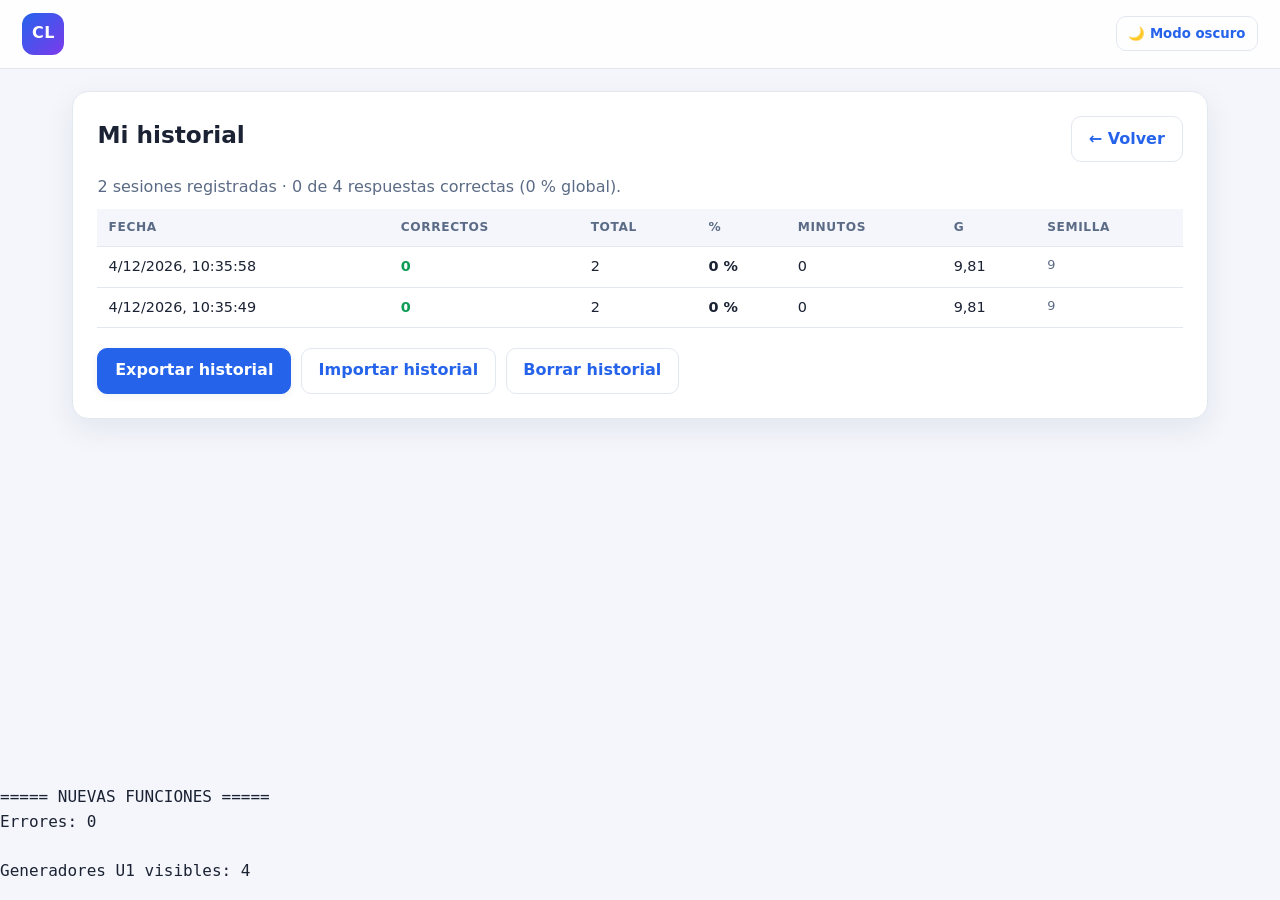
<file: CinematicaLab/tests/salida_nuevas.html>
<!DOCTYPE html>
<html lang="es" data-tema="claro"><head><meta charset="utf-8"><title>Pruebas nuevas funciones</title><link rel="stylesheet" href="../assets/styles.css"></head><body><header class="barra-app"><div class="marca"><span class="logo">CL</span></div><button class="btn fantasma chico" id="btn-tema">🌙 Modo oscuro</button></header><main class="contenedor"><section id="vista-inicio" class="vista"><section class="panel"><h2>Armá tu sesión de práctica</h2><p class="intro">Elegí qué querés practicar. Cada problema se genera con datos nuevos: nunca vas a resolver dos veces el mismo ejercicio.</p><h3>1. Temas</h3><div class="grilla-cats"><label class="tarjeta-cat activa" data-cat="unidad11"><input type="checkbox" value="unidad11" checked=""><span class="cat-titulo">Unidad 1.1 · Magnitudes y vectores</span><span class="cat-desc">Unidades SI, conversiones, magnitudes escalares/vectoriales y componentes.</span></label><label class="tarjeta-cat activa" data-cat="unidad12"><input type="checkbox" value="unidad12" checked=""><span class="cat-titulo">Unidad 1.2 · Nociones generales</span><span class="cat-desc">Marco de referencia, posición, desplazamiento, distancia y trayectoria.</span></label><label class="tarjeta-cat activa" data-cat="horizontal"><input type="checkbox" value="horizontal" checked=""><span class="cat-titulo">MRUV horizontal (Unidad 2.1)</span><span class="cat-desc">Ecuaciones horarias, frenado, gráficos, encuentros en un eje horizontal.</span></label><label class="tarjeta-cat activa" data-cat="vertical"><input type="checkbox" value="vertical" checked=""><span class="cat-titulo">Movimientos verticales (Unidad 2.2)</span><span class="cat-desc">Caída libre, tiro vertical, objetos soltados desde móviles.</span></label><label class="tarjeta-cat activa" data-cat="mixto"><input type="checkbox" value="mixto" checked=""><span class="cat-titulo">Composición caída libre + MRU</span><span class="cat-desc">Situaciones que combinan un eje vertical con otro horizontal.</span></label><label class="tarjeta-cat activa" data-cat="teorico"><input type="checkbox" value="teorico" checked=""><span class="cat-titulo">Teórico: Verdadero/Falso con justificación</span><span class="cat-desc">Afirmaciones para razonar y redactar la justificación; el software la corrige.</span></label></div><h3>2. Cantidad y dificultad</h3><div class="grilla-config"><label class="campo"><span>Problemas a resolver</span><input type="number" id="cfg-problemas" min="0" max="20" value="6"></label><label class="campo"><span>Ejercicios teóricos (V/F + justificación)</span><input type="number" id="cfg-teoricos" min="0" max="10" value="2"></label><label class="campo"><span>Dificultad</span><select id="cfg-dif"><option value="auto" selected="">Progresiva (empieza fácil)</option><option value="1">Inicial</option><option value="2">Intermedia</option><option value="3">Avanzada (tipo examen)</option></select></label><label class="campo"><span>Valor de g</span><select id="cfg-g"><option value="9.81" selected="">9,81 m/s² (recomendado)</option><option value="9.8">9,8 m/s²</option><option value="10">10 m/s² (redondeado)</option></select></label><label class="campo"><span>Semilla (opcional, para repetir una sesión)</span><input type="text" id="cfg-semilla" placeholder="dejar vacío = aleatoria"></label><label class="campo campo-examen"><span><input type="checkbox" id="cfg-examen"> Modo examen</span><small>Sin pistas ni respuestas hasta finalizar</small></label><label class="campo"><span>Tiempo límite (minutos)</span><input type="number" id="cfg-tiempo" min="1" max="180" value="30"></label></div><div class="acciones"><button class="btn primario grande" id="btn-empezar">Generar sesión</button><button class="btn fantasma" id="btn-ir-teoria">Repasar teoría y fórmulas</button><button class="btn fantasma" id="btn-ir-historial">Mi historial</button></div></section><section class="panel suave"><h3>Cómo funciona</h3><div class="grilla-3"><div><b>1. Resolvé</b><p>Escribí tus respuestas en cada inciso. Podés pedir una <b>pista</b> si te trabás, sin que se te reste nada.</p></div><div><b>2. Verificá</b><p>Con <b>Verificar</b> el software corrige con tolerancia numérica y te devuelve una devolución orientadora en los errores.</p></div><div><b>3. Aprendé</b><p>Si querés, <b>Ver solución</b> muestra el desarrollo paso a paso, con las herramientas metodológicas de la cátedra.</p></div></div></section></section><section id="vista-practica" class="vista"><div class="barra-sesion"><div class="progreso"><div class="barra"><i style="width:100.0%"></i></div><span class="texto-progreso">Ejercicio 1 de 1</span></div><div class="marcadores"><span class="chip ok">✔ 0 correctos</span><span class="chip mal">✘ 0 para revisar</span><span class="chip">◌ 3 pendientes</span><span class="chip reloj" id="reloj">00:00</span></div><button class="btn fantasma chico" id="btn-finalizar">Finalizar y ver resultados</button></div><div class="layout-practica"><nav class="indice" id="indice"><div class="indice-titulo">Recorrido</div><button class="indice-item  actual" data-i="0"><span class="num">1</span><span class="meta"><b>Ecuaciones horarias del MRUV</b><span class="sub">MRUV: posición, velocidad y velocidad alcanzada</span></span><span class="puntos"><i class="p ok">0</i><i class="p mal">0</i></span></button></nav><main id="item-actual" class="item-actual"><article class="tarjeta-ejercicio"><header class="cabecera-ej"><span class="etiqueta">Unidad 2.1 · Ecuaciones horarias del MRUV</span><h2>MRUV: posición, velocidad y velocidad alcanzada</h2><span class="dif">Dificultad 1/3</span></header><div class="enunciado"><p>Un motociclista se desplaza en línea recta. En <i>t</i> = 0 s pasa por la posición x = 16 m moviéndose en el sentido positivo del eje x con una velocidad de 12 m/s, y mantiene una aceleración constante de 1,5 m/s² (en el mismo sentido del movimiento).</p><p>Determinar, justificando con las ecuaciones horarias:</p></div><div id="explorador-interactivo"><div class="interactivo" data-interactivo-root=""><div class="interactivo-cab"><b>Explorador interactivo</b><span>Mové el tiempo y observá cómo cambian las magnitudes.</span></div><div class="interactivo-controles"><label>Gráfico <select data-interactivo-modo=""><option value="x" selected="">posición x(t)</option><option value="v">velocidad v(t)</option><option value="a">aceleración a(t)</option></select></label><label>Tiempo: <output data-interactivo-label="">2,5 s</output><input type="range" min="0" max="5" step="0.01" value="2.5" data-interactivo-time=""></label></div><div class="interactivo-grafico"><svg class="grafico" viewBox="0 0 460 260" width="100%" role="img" preserveAspectRatio="xMidYMid meet"><rect x="0" y="0" width="460" height="260" fill="var(--grafico-fondo)" rx="10"></rect><line x1="52.0" y1="30" x2="52.0" y2="220" stroke="var(--grafico-grilla)" stroke-width="1"></line><text x="52.0" y="236" class="eje-num" text-anchor="middle">0</text><line x1="130.4" y1="30" x2="130.4" y2="220" stroke="var(--grafico-grilla)" stroke-width="1"></line><text x="130.4" y="236" class="eje-num" text-anchor="middle">1</text><line x1="208.8" y1="30" x2="208.8" y2="220" stroke="var(--grafico-grilla)" stroke-width="1"></line><text x="208.8" y="236" class="eje-num" text-anchor="middle">2</text><line x1="287.2" y1="30" x2="287.2" y2="220" stroke="var(--grafico-grilla)" stroke-width="1"></line><text x="287.2" y="236" class="eje-num" text-anchor="middle">3</text><line x1="365.6" y1="30" x2="365.6" y2="220" stroke="var(--grafico-grilla)" stroke-width="1"></line><text x="365.6" y="236" class="eje-num" text-anchor="middle">4</text><line x1="444.0" y1="30" x2="444.0" y2="220" stroke="var(--grafico-grilla)" stroke-width="1"></line><text x="444.0" y="236" class="eje-num" text-anchor="middle">5</text><line x1="52" y1="193.8" x2="444" y2="193.8" stroke="var(--grafico-grilla)" stroke-width="1"></line><text x="44" y="197.8" class="eje-num" text-anchor="end">20</text><line x1="52" y1="154.9" x2="444" y2="154.9" stroke="var(--grafico-grilla)" stroke-width="1"></line><text x="44" y="158.9" class="eje-num" text-anchor="end">40</text><line x1="52" y1="116.0" x2="444" y2="116.0" stroke="var(--grafico-grilla)" stroke-width="1"></line><text x="44" y="120.0" class="eje-num" text-anchor="end">60</text><line x1="52" y1="77.1" x2="444" y2="77.1" stroke="var(--grafico-grilla)" stroke-width="1"></line><text x="44" y="81.1" class="eje-num" text-anchor="end">80</text><line x1="52" y1="38.2" x2="444" y2="38.2" stroke="var(--grafico-grilla)" stroke-width="1"></line><text x="44" y="42.2" class="eje-num" text-anchor="end">100</text><line x1="52" y1="220.0" x2="444" y2="220.0" stroke="var(--grafico-eje)" stroke-width="1.6"></line><line x1="52.0" y1="30" x2="52.0" y2="220" stroke="var(--grafico-eje)" stroke-width="1.6"></line><polyline points="52.0,201.6 57.6,199.9 63.2,198.2 68.8,196.5 74.4,194.8 80.0,193.1 85.6,191.3 91.2,189.6 96.8,187.8 102.4,186.0 108.0,184.2 113.6,182.4 119.2,180.5 124.8,178.7 130.4,176.8 136.0,174.9 141.6,173.0 147.2,171.1 152.8,169.2 158.4,167.2 164.0,165.3 169.6,163.3 175.2,161.3 180.8,159.3 186.4,157.3 192.0,155.3 197.6,153.2 203.2,151.2 208.8,149.1 214.4,147.0 220.0,144.9 225.6,142.8 231.2,140.6 236.8,138.5 242.4,136.3 248.0,134.1 253.6,131.9 259.2,129.7 264.8,127.5 270.4,125.2 276.0,123.0 281.6,120.7 287.2,118.4 292.8,116.1 298.4,113.8 304.0,111.5 309.6,109.1 315.2,106.8 320.8,104.4 326.4,102.0 332.0,99.6 337.6,97.2 343.2,94.8 348.8,92.3 354.4,89.8 360.0,87.4 365.6,84.9 371.2,82.4 376.8,79.8 382.4,77.3 388.0,74.7 393.6,72.2 399.2,69.6 404.8,67.0 410.4,64.4 416.0,61.8 421.6,59.1 427.2,56.5 432.8,53.8 438.4,51.1 444.0,48.4" fill="none" stroke="var(--acento)" stroke-width="2.6" stroke-linejoin="round" stroke-linecap="round"></polyline><circle cx="248.0" cy="134.1" r="4" fill="var(--alerta)"></circle><text x="255.0" y="127.1" class="eje-etq">t = 2,5 s</text><text x="444" y="212.0" class="eje-lab" text-anchor="end">t (s)</text><text x="58" y="24" class="eje-lab">x (m)</text><text x="230" y="16" class="graf-titulo" text-anchor="middle">Posición en función del tiempo</text></svg></div><div class="interactivo-valores"><span><b>x(t)</b><strong>50,69 m</strong></span><span><b>v(t)</b><strong>15,75 m/s</strong></span><span><b>a(t)</b><strong>1,5 m/s²</strong></span></div></div></div><div class="incisos"><div class="inciso" data-inciso-box="a"><div class="consigna"><span class="letra">a)</span> <span>Su posición en t = 5 s.</span><span class="unidad">m</span></div><div class="respuesta"><input class="entrada" type="text" inputmode="decimal" data-inciso="a" placeholder="escribí el resultado (podés usar coma o punto)" value=""></div><div class="acciones-inciso"><button class="btn chico" data-accion="verificar" data-id="a">Verificar</button><button class="btn chico fantasma" data-accion="solucion" data-id="a">Ver solución</button><button class="btn chico fantasma" data-accion="respuesta" data-id="a">Ver respuesta</button></div><div class="pista-caja" data-pista="a"></div><div class="retro visible" data-retro="a"><div class="devolucion aviso"><b>Falta responder</b><div class="mini">Escribí tu resultado y volvé a verificar.</div></div></div><div class="caja-solucion" data-sol="a"></div></div><div class="inciso" data-inciso-box="b"><div class="consigna"><span class="letra">b)</span> <span>Su velocidad en t = 5 s.</span><span class="unidad">m/s</span></div><div class="respuesta"><input class="entrada" type="text" inputmode="decimal" data-inciso="b" placeholder="escribí el resultado (podés usar coma o punto)" value=""></div><div class="acciones-inciso"><button class="btn chico" data-accion="verificar" data-id="b">Verificar</button><button class="btn chico fantasma" data-accion="solucion" data-id="b">Ver solución</button><button class="btn chico fantasma" data-accion="respuesta" data-id="b">Ver respuesta</button></div><div class="pista-caja" data-pista="b"></div><div class="retro visible" data-retro="b"><div class="devolucion aviso"><b>Falta responder</b><div class="mini">Escribí tu resultado y volvé a verificar.</div></div></div><div class="caja-solucion" data-sol="b"></div></div><div class="inciso" data-inciso-box="c"><div class="consigna"><span class="letra">c)</span> <span>¿En qué posición se encuentra cuando su velocidad es de 15 m/s?</span><span class="unidad">m</span></div><div class="respuesta"><input class="entrada" type="text" inputmode="decimal" data-inciso="c" placeholder="escribí el resultado (podés usar coma o punto)" value=""></div><div class="acciones-inciso"><button class="btn chico" data-accion="verificar" data-id="c">Verificar</button><button class="btn chico fantasma" data-accion="pista" data-id="c">Pista</button><button class="btn chico fantasma" data-accion="solucion" data-id="c">Ver solución</button><button class="btn chico fantasma" data-accion="respuesta" data-id="c">Ver respuesta</button></div><div class="pista-caja" data-pista="c"></div><div class="retro" data-retro="c"></div><div class="caja-solucion" data-sol="c"></div></div></div><footer class="pie-ejercicio"><button class="btn primario" id="btn-verificar-todo">Verificar respuestas</button><button class="btn fantasma" id="btn-ver-solucion-completa">Ver solución completa</button><button class="btn fantasma" id="btn-ver-respuestas">Ver respuestas correctas</button></footer></article><div class="nav-ejercicios"><button class="btn fantasma" id="btn-anterior" disabled="">← Anterior</button><button class="btn primario" id="btn-siguiente">Finalizar</button></div></main></div></section><section id="vista-resultados" class="vista"><section class="panel resultado"><div class="anillo" style="--pct:0"><span>0%</span></div><h2>Examen entregado</h2><p class="intro">Hay que reforzar la base: repasá la teoría y volvé a practicar.</p><div class="resumen-chips"><span class="chip ok">✔ 0 correctos</span><span class="chip mal">✘ 2 para revisar</span><span class="chip">⏱ 0 min</span><span class="chip">🎲 semilla 9</span><span class="chip examen-nota">Nota: 0,0 / 10</span></div><h3>Desempeño por tema</h3><table class="tabla"><thead><tr><th>Tema</th><th>Correctos</th><th>Para revisar</th></tr></thead><tbody><tr><td>Magnitudes y unidades SI</td><td class="ok">0</td><td class="mal">2</td></tr></tbody></table><h3>Detalle</h3><table class="tabla"><thead><tr><th>#</th><th>Ejercicio</th><th>Correctos</th><th>Para revisar</th><th></th></tr></thead><tbody><tr><td>1</td><td>Magnitudes, unidades y sistema internacional</td><td class="ok">0</td><td class="mal">2</td><td><button class="btn chico" data-rehacer="Magnitudes y unidades SI">Practicar este tema</button></td></tr></tbody></table><div class="acciones"><button class="btn primario grande" id="btn-nueva">Nueva sesión</button><button class="btn" id="btn-exportar-pdf">Exportar práctica a PDF</button><button class="btn fantasma" id="btn-exportar-historial">Exportar historial</button><button class="btn" id="btn-refuerzo">Practicar sólo los temas flojos</button><button class="btn fantasma" id="btn-historial-2">Ver historial</button></div></section></section><section id="vista-teoria" class="vista"></section><section id="vista-historial" class="vista activa"><section class="panel"><div class="cabecera-teoria"><h2>Mi historial</h2><button class="btn fantasma" id="btn-volver-inicio-2">← Volver</button></div><p class="intro">1 sesiones registradas · 0 de 2 respuestas correctas (0 % global).</p><table class="tabla"><thead><tr><th>Fecha</th><th>Correctos</th><th>Total</th><th>%</th><th>Minutos</th><th>g</th><th>Semilla</th></tr></thead><tbody><tr><td>5/10/2026, 10:25:57</td><td class="ok">0</td><td>2</td><td><b>0 %</b></td><td>0</td><td>9,81</td><td class="chico">9</td></tr></tbody></table><div class="acciones"><button class="btn" id="btn-exportar-historial">Exportar historial</button><button class="btn fantasma" id="btn-importar-historial">Importar historial</button><button class="btn fantasma" id="btn-borrar-historial">Borrar historial</button></div></section></section></main><pre id="salida">===== NUEVAS FUNCIONES =====
Errores: 0

Generadores U1 visibles: 4</pre><script>window.FIS={};</script><script src="../js/core.js"></script><script>FIS.omitirUnidad13=true;</script><script src="../js/gen_unidad1.js"></script><script src="../js/gen_horizontal.js"></script><script src="../js/gen_vertical.js"></script><script src="../js/gen_teorico.js"></script><script src="../js/sesion.js"></script><script src="../js/teoria.js"></script><script src="../js/ui.js"></script><script>
window.addEventListener('DOMContentLoaded',function(){var e=[],o=[];function c(x,m){if(!x)e.push(m)}; try {
 c(!!FIS.generadorPorId('U11_conversion_unidades'),'No se registró U11_conversion_unidades'); c(!!FIS.generadorPorId('U11_vector_componentes'),'No se registró U11_vector_componentes'); c(!!FIS.generadorPorId('U12_desplazamiento_distancia'),'No se registró U12_desplazamiento_distancia'); c(!!FIS.generadorPorId('U12_marco_referencia'),'No se registró U12_marco_referencia'); c(!FIS.generadorPorId('U13_mru_directo'),'U1.3 no debería estar visible todavía');
 var s=FIS.crearSesion({categorias:['unidad11','unidad12'],nProblemas:4,nTeoricos:0,seed:17}); c(s.items.length===4,'La sesión 1.1/1.2 no tiene 4 problemas'); c(s.items.every(function(x){return x.unidad==='1.1'||x.unidad==='1.2'}),'La sesión incluyó otra unidad');
 var ex=FIS.crearSesion({categorias:['unidad11'],nProblemas:1,nTeoricos:0,seed:9,examen:true,limiteMin:1}); c(ex.examen===true&&ex.limiteMin===1,'No se guardó la configuración de examen');
 FIS.ui.state.sesion=ex; FIS.ui.state.idx=0; FIS.ui.state.inicio=Date.now(); FIS.ui.state.finalizada=false; FIS.ui.renderPractica(); c(!!document.querySelector('.aviso-examen'),'El modo examen no bloqueó ayudas'); c(!document.querySelector('[data-accion="pista"]'),'El modo examen muestra pista');
 FIS.ui.finalizar(); c(document.querySelector('#vista-resultados').classList.contains('activa'),'El examen no terminó en resultados'); c(!!document.querySelector('#btn-exportar-pdf'),'Falta exportar PDF');
 var mr=FIS.crearSesion({categorias:['horizontal'],nProblemas:1,nTeoricos:0,seed:23}); FIS.ui.state.sesion=mr; FIS.ui.state.idx=0; FIS.ui.state.finalizada=false; FIS.ui.renderPractica(); c(!!document.querySelector('[data-interactivo-root]'),'No se mostró el gráfico interactivo para MRUV'); var sl=document.querySelector('[data-interactivo-time]'); if(sl){sl.value=String(Number(sl.max)/2); sl.dispatchEvent(new Event('input',{bubbles:true}));} c(!!document.querySelector('.interactivo-valores'),'Faltan valores instantáneos del gráfico');
 FIS.ui.mostrarVista('vista-inicio'); FIS.ui.renderInicio(); document.querySelector('#btn-ir-historial').click(); c(!!document.querySelector('#btn-exportar-historial')&&!!document.querySelector('#btn-importar-historial'),'Faltan controles de sincronización');
} catch(x){e.push('EXCEPCIÓN: '+x.message)} document.querySelector('#salida').textContent='===== NUEVAS FUNCIONES =====\nErrores: '+e.length+'\n'+e.map(function(x){return '· '+x}).join('\n')+'\nGeneradores U1 visibles: '+FIS.generadores.filter(function(x){return x.unidad==='1.1'||x.unidad==='1.2'}).length;});</script>
</body></html>
</file>
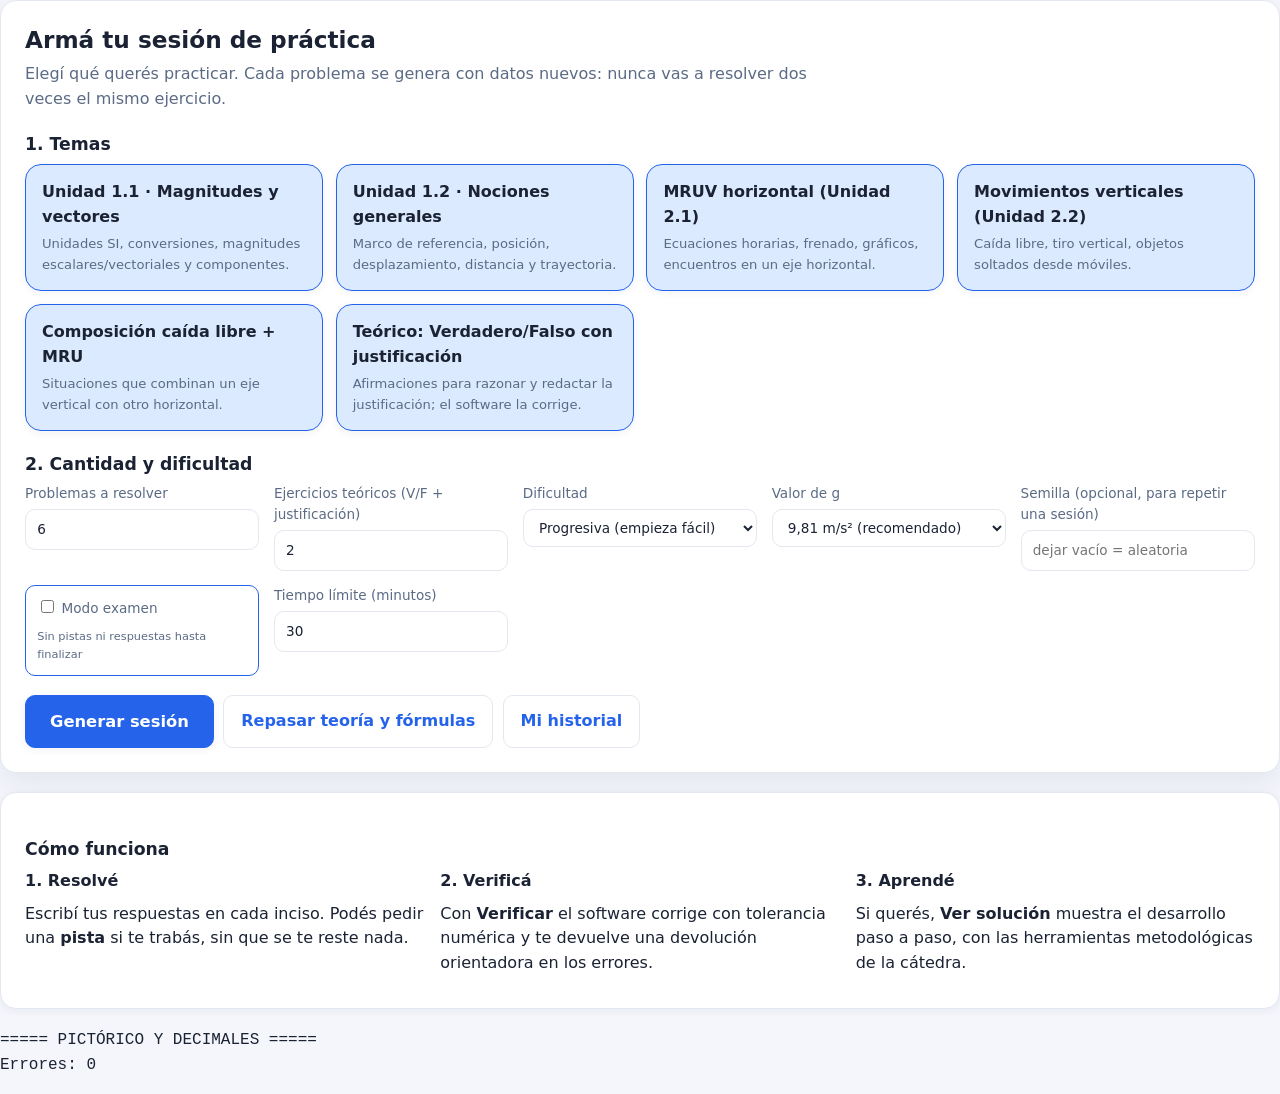
<file: CinematicaLab/tests/salida_pictorico.html>
<!DOCTYPE html>
<html lang="es" data-tema="claro"><head><meta charset="utf-8"><link rel="stylesheet" href="../assets/styles.css"></head><body><main><section id="vista-inicio" class="vista activa"><section class="panel"><h2>Armá tu sesión de práctica</h2><p class="intro">Elegí qué querés practicar. Cada problema se genera con datos nuevos: nunca vas a resolver dos veces el mismo ejercicio.</p><h3>1. Temas</h3><div class="grilla-cats"><label class="tarjeta-cat activa" data-cat="unidad11"><input type="checkbox" value="unidad11" checked=""><span class="cat-titulo">Unidad 1.1 · Magnitudes y vectores</span><span class="cat-desc">Unidades SI, conversiones, magnitudes escalares/vectoriales y componentes.</span></label><label class="tarjeta-cat activa" data-cat="unidad12"><input type="checkbox" value="unidad12" checked=""><span class="cat-titulo">Unidad 1.2 · Nociones generales</span><span class="cat-desc">Marco de referencia, posición, desplazamiento, distancia y trayectoria.</span></label><label class="tarjeta-cat activa" data-cat="horizontal"><input type="checkbox" value="horizontal" checked=""><span class="cat-titulo">MRUV horizontal (Unidad 2.1)</span><span class="cat-desc">Ecuaciones horarias, frenado, gráficos, encuentros en un eje horizontal.</span></label><label class="tarjeta-cat activa" data-cat="vertical"><input type="checkbox" value="vertical" checked=""><span class="cat-titulo">Movimientos verticales (Unidad 2.2)</span><span class="cat-desc">Caída libre, tiro vertical, objetos soltados desde móviles.</span></label><label class="tarjeta-cat activa" data-cat="mixto"><input type="checkbox" value="mixto" checked=""><span class="cat-titulo">Composición caída libre + MRU</span><span class="cat-desc">Situaciones que combinan un eje vertical con otro horizontal.</span></label><label class="tarjeta-cat activa" data-cat="teorico"><input type="checkbox" value="teorico" checked=""><span class="cat-titulo">Teórico: Verdadero/Falso con justificación</span><span class="cat-desc">Afirmaciones para razonar y redactar la justificación; el software la corrige.</span></label></div><h3>2. Cantidad y dificultad</h3><div class="grilla-config"><label class="campo"><span>Problemas a resolver</span><input type="number" id="cfg-problemas" min="0" max="20" value="6"></label><label class="campo"><span>Ejercicios teóricos (V/F + justificación)</span><input type="number" id="cfg-teoricos" min="0" max="10" value="2"></label><label class="campo"><span>Dificultad</span><select id="cfg-dif"><option value="auto" selected="">Progresiva (empieza fácil)</option><option value="1">Inicial</option><option value="2">Intermedia</option><option value="3">Avanzada (tipo examen)</option></select></label><label class="campo"><span>Valor de g</span><select id="cfg-g"><option value="9.81" selected="">9,81 m/s² (recomendado)</option><option value="9.8">9,8 m/s²</option><option value="10">10 m/s² (redondeado)</option></select></label><label class="campo"><span>Semilla (opcional, para repetir una sesión)</span><input type="text" id="cfg-semilla" placeholder="dejar vacío = aleatoria"></label><label class="campo campo-examen"><span><input type="checkbox" id="cfg-examen"> Modo examen</span><small>Sin pistas ni respuestas hasta finalizar</small></label><label class="campo"><span>Tiempo límite (minutos)</span><input type="number" id="cfg-tiempo" min="1" max="180" value="30"></label></div><div class="acciones"><button class="btn primario grande" id="btn-empezar">Generar sesión</button><button class="btn fantasma" id="btn-ir-teoria">Repasar teoría y fórmulas</button><button class="btn fantasma" id="btn-ir-historial">Mi historial</button></div></section><section class="panel suave"><h3>Cómo funciona</h3><div class="grilla-3"><div><b>1. Resolvé</b><p>Escribí tus respuestas en cada inciso. Podés pedir una <b>pista</b> si te trabás, sin que se te reste nada.</p></div><div><b>2. Verificá</b><p>Con <b>Verificar</b> el software corrige con tolerancia numérica y te devuelve una devolución orientadora en los errores.</p></div><div><b>3. Aprendé</b><p>Si querés, <b>Ver solución</b> muestra el desarrollo paso a paso, con las herramientas metodológicas de la cátedra.</p></div></div></section></section><section id="vista-practica" class="vista"><div class="barra-sesion"><div class="progreso"><div class="barra"><i style="width:100.0%"></i></div><span class="texto-progreso">Ejercicio 1 de 1</span></div><div class="marcadores"><span class="chip ok">✔ 0 correctos</span><span class="chip mal">✘ 0 para revisar</span><span class="chip">◌ 4 pendientes</span><span class="chip reloj" id="reloj">00:00</span></div><button class="btn fantasma chico" id="btn-finalizar">Finalizar y ver resultados</button></div><div class="layout-practica"><nav class="indice" id="indice"><div class="indice-titulo">Recorrido</div><button class="indice-item  actual" data-i="0"><span class="num">1</span><span class="meta"><b>Frenado y distancia de detención</b><span class="sub">Frenado de un vehículo</span></span><span class="puntos"><i class="p ok">0</i><i class="p mal">0</i></span></button></nav><main id="item-actual" class="item-actual"><article class="tarjeta-ejercicio"><header class="cabecera-ej"><span class="etiqueta">Unidad 2.1 · Frenado y distancia de detención</span><h2>Frenado de un vehículo</h2><span class="dif">Dificultad 1/3</span></header><div class="enunciado"><p>Un auto se desplaza en línea recta a 126 km/h. La conductora ve un obstáculo y, desde ese instante, frena con una desaceleración constante de módulo 6 m/s² hasta detenerse.</p><p>Despreciar el rozamiento con el aire y considerar movimiento rectilíneo.</p></div><div class="grafico-caja"><div class="pictorico"><svg viewBox="0 0 620 170" role="img" aria-label="Esquema pictórico del movimiento"><defs><marker id="flecha-pictorica" viewBox="0 0 10 10" refX="8" refY="5" markerWidth="7" markerHeight="7" orient="auto"><path d="M 0 0 L 10 5 L 0 10 z" fill="var(--acento)"></path></marker><marker id="flecha-acel" viewBox="0 0 10 10" refX="8" refY="5" markerWidth="7" markerHeight="7" orient="auto"><path d="M 0 0 L 10 5 L 0 10 z" fill="var(--mal)"></path></marker></defs><line x1="48" y1="125" x2="575" y2="125" stroke="var(--grafico-eje)" stroke-width="2" marker-end="url(#flecha-pictorica)"></line><line x1="85" y1="118" x2="85" y2="132" stroke="var(--grafico-eje)"></line><text x="78" y="149" class="pictorico-texto">origen</text><circle cx="300" cy="98" r="18" fill="var(--acento-suave)" stroke="var(--acento)" stroke-width="3"></circle><text x="300" y="103" text-anchor="middle" class="pictorico-texto">OE</text><line x1="300" y1="73" x2="410" y2="73" stroke="var(--acento)" stroke-width="3" marker-end="url(#flecha-pictorica)"></line><text x="355" y="61" text-anchor="middle" class="pictorico-texto">v(t)</text><line x1="300" y1="51" x2="235" y2="51" stroke="var(--mal)" stroke-width="3" marker-end="url(#flecha-acel)"></line><text x="267" y="39" text-anchor="middle" class="pictorico-texto">a(t)</text><text x="310" y="151" class="pictorico-texto">Frenado de un vehículo</text><text x="48" y="22" class="pictorico-texto">Marco: situación del enunciado</text><text x="370" y="22" class="pictorico-texto">eje elegido</text></svg><div class="pictorico-caption">El esquema representa visualmente el objeto de estudio, el sentido positivo, la velocidad y la aceleración.</div></div></div><div id="explorador-interactivo"><div class="interactivo" data-interactivo-root=""><div class="interactivo-cab"><b>Explorador interactivo</b><span>Mové el tiempo y observá cómo cambian las magnitudes.</span></div><div class="interactivo-controles"><label>Gráfico <select data-interactivo-modo=""><option value="x" selected="">posición x(t)</option><option value="v">velocidad v(t)</option><option value="a">aceleración a(t)</option></select></label><label>Tiempo: <output data-interactivo-label="">0 s</output><input type="range" min="0" max="5.833333333333333" step="0.01" value="0" data-interactivo-time=""></label></div><div class="interactivo-grafico"><svg class="grafico" viewBox="0 0 460 260" width="100%" role="img" preserveAspectRatio="xMidYMid meet"><rect x="0" y="0" width="460" height="260" fill="var(--grafico-fondo)" rx="10"></rect><line x1="52.0" y1="30" x2="52.0" y2="220" stroke="var(--grafico-grilla)" stroke-width="1"></line><text x="52.0" y="236" class="eje-num" text-anchor="middle">0</text><line x1="119.2" y1="30" x2="119.2" y2="220" stroke="var(--grafico-grilla)" stroke-width="1"></line><text x="119.2" y="236" class="eje-num" text-anchor="middle">1</text><line x1="186.4" y1="30" x2="186.4" y2="220" stroke="var(--grafico-grilla)" stroke-width="1"></line><text x="186.4" y="236" class="eje-num" text-anchor="middle">2</text><line x1="253.6" y1="30" x2="253.6" y2="220" stroke="var(--grafico-grilla)" stroke-width="1"></line><text x="253.6" y="236" class="eje-num" text-anchor="middle">3</text><line x1="320.8" y1="30" x2="320.8" y2="220" stroke="var(--grafico-grilla)" stroke-width="1"></line><text x="320.8" y="236" class="eje-num" text-anchor="middle">4</text><line x1="388.0" y1="30" x2="388.0" y2="220" stroke="var(--grafico-grilla)" stroke-width="1"></line><text x="388.0" y="236" class="eje-num" text-anchor="middle">5</text><line x1="52" y1="201.6" x2="444" y2="201.6" stroke="var(--grafico-grilla)" stroke-width="1"></line><text x="44" y="205.6" class="eje-num" text-anchor="end">0</text><line x1="52" y1="126.6" x2="444" y2="126.6" stroke="var(--grafico-grilla)" stroke-width="1"></line><text x="44" y="130.6" class="eje-num" text-anchor="end">50</text><line x1="52" y1="51.5" x2="444" y2="51.5" stroke="var(--grafico-grilla)" stroke-width="1"></line><text x="44" y="55.5" class="eje-num" text-anchor="end">100</text><line x1="52" y1="201.6" x2="444" y2="201.6" stroke="var(--grafico-eje)" stroke-width="1.6"></line><line x1="52.0" y1="30" x2="52.0" y2="220" stroke="var(--grafico-eje)" stroke-width="1.6"></line><polyline points="52.0,201.6 57.6,197.3 63.2,193.0 68.8,188.8 74.4,184.6 80.0,180.5 85.6,176.5 91.2,172.5 96.8,168.6 102.4,164.7 108.0,161.0 113.6,157.2 119.2,153.6 124.8,150.0 130.4,146.5 136.0,143.0 141.6,139.6 147.2,136.2 152.8,132.9 158.4,129.7 164.0,126.6 169.6,123.5 175.2,120.4 180.8,117.5 186.4,114.6 192.0,111.7 197.6,108.9 203.2,106.2 208.8,103.5 214.4,101.0 220.0,98.4 225.6,95.9 231.2,93.5 236.8,91.2 242.4,88.9 248.0,86.7 253.6,84.5 259.2,82.4 264.8,80.4 270.4,78.4 276.0,76.5 281.6,74.7 287.2,72.9 292.8,71.2 298.4,69.5 304.0,67.9 309.6,66.4 315.2,64.9 320.8,63.5 326.4,62.2 332.0,60.9 337.6,59.7 343.2,58.5 348.8,57.4 354.4,56.4 360.0,55.4 365.6,54.5 371.2,53.7 376.8,52.9 382.4,52.2 388.0,51.5 393.6,50.9 399.2,50.4 404.8,49.9 410.4,49.5 416.0,49.2 421.6,48.9 427.2,48.7 432.8,48.5 438.4,48.4 444.0,48.4" fill="none" stroke="var(--acento)" stroke-width="2.6" stroke-linejoin="round" stroke-linecap="round"></polyline><circle cx="52.0" cy="201.6" r="4" fill="var(--alerta)"></circle><text x="59.0" y="194.6" class="eje-etq">t = 0 s</text><text x="444" y="193.6" class="eje-lab" text-anchor="end">t (s)</text><text x="58" y="24" class="eje-lab">x (m)</text><text x="230" y="16" class="graf-titulo" text-anchor="middle">Posición en función del tiempo</text></svg></div><div class="interactivo-valores"><span><b>x(t)</b><strong>0 m</strong></span><span><b>v(t)</b><strong>35 m/s</strong></span><span><b>a(t)</b><strong>−6 m/s²</strong></span></div></div></div><div class="incisos"><div class="inciso" data-inciso-box="a"><div class="consigna"><span class="letra">a)</span> <span>Expresar la rapidez inicial en m/s (pasaje de unidades).</span><span class="unidad">m/s</span></div><div class="respuesta"><input class="entrada" type="text" inputmode="decimal" data-inciso="a" placeholder="escribí el resultado (podés usar coma o punto)" value=""></div><div class="acciones-inciso"><button class="btn chico" data-accion="verificar" data-id="a">Verificar</button><button class="btn chico fantasma" data-accion="solucion" data-id="a">Ver solución</button><button class="btn chico fantasma" data-accion="respuesta" data-id="a">Ver respuesta</button></div><div class="pista-caja" data-pista="a"></div><div class="retro" data-retro="a"></div><div class="caja-solucion" data-sol="a"></div></div><div class="inciso" data-inciso-box="b"><div class="consigna"><span class="letra">b)</span> <span>¿Cuánto tarda en detenerse?</span><span class="unidad">s</span></div><div class="respuesta"><input class="entrada" type="text" inputmode="decimal" data-inciso="b" placeholder="escribí el resultado (podés usar coma o punto)" value=""></div><div class="acciones-inciso"><button class="btn chico" data-accion="verificar" data-id="b">Verificar</button><button class="btn chico fantasma" data-accion="solucion" data-id="b">Ver solución</button><button class="btn chico fantasma" data-accion="respuesta" data-id="b">Ver respuesta</button></div><div class="pista-caja" data-pista="b"></div><div class="retro" data-retro="b"></div><div class="caja-solucion" data-sol="b"></div></div><div class="inciso" data-inciso-box="c"><div class="consigna"><span class="letra">c)</span> <span>¿Qué distancia recorre durante el frenado?</span><span class="unidad">m</span></div><div class="respuesta"><input class="entrada" type="text" inputmode="decimal" data-inciso="c" placeholder="escribí el resultado (podés usar coma o punto)" value=""></div><div class="acciones-inciso"><button class="btn chico" data-accion="verificar" data-id="c">Verificar</button><button class="btn chico fantasma" data-accion="solucion" data-id="c">Ver solución</button><button class="btn chico fantasma" data-accion="respuesta" data-id="c">Ver respuesta</button></div><div class="pista-caja" data-pista="c"></div><div class="retro" data-retro="c"></div><div class="caja-solucion" data-sol="c"></div></div><div class="inciso" data-inciso-box="d"><div class="consigna"><span class="letra">d)</span> <span>Si su tiempo de reacción (antes de pisar el freno) es de 1 s, ¿cuál es la distancia total recorrida desde que ve el obstáculo hasta detenerse?</span><span class="unidad">m</span></div><div class="respuesta"><input class="entrada" type="text" inputmode="decimal" data-inciso="d" placeholder="escribí el resultado (podés usar coma o punto)" value=""></div><div class="acciones-inciso"><button class="btn chico" data-accion="verificar" data-id="d">Verificar</button><button class="btn chico fantasma" data-accion="pista" data-id="d">Pista</button><button class="btn chico fantasma" data-accion="solucion" data-id="d">Ver solución</button><button class="btn chico fantasma" data-accion="respuesta" data-id="d">Ver respuesta</button></div><div class="pista-caja" data-pista="d"></div><div class="retro" data-retro="d"></div><div class="caja-solucion" data-sol="d"></div></div></div><footer class="pie-ejercicio"><button class="btn primario" id="btn-verificar-todo">Verificar respuestas</button><button class="btn fantasma" id="btn-ver-solucion-completa">Ver solución completa</button><button class="btn fantasma" id="btn-ver-respuestas">Ver respuestas correctas</button></footer></article><div class="nav-ejercicios"><button class="btn fantasma" id="btn-anterior" disabled="">← Anterior</button><button class="btn primario" id="btn-siguiente">Finalizar</button></div></main></div></section><section id="vista-resultados" class="vista"></section><section id="vista-teoria" class="vista"></section><section id="vista-historial" class="vista"></section><pre id="salida">===== PICTÓRICO Y DECIMALES =====
Errores: 0
</pre></main><script src="../js/core.js"></script><script>FIS.omitirUnidad13=true;</script><script src="../js/gen_unidad1.js"></script><script src="../js/gen_horizontal.js"></script><script src="../js/gen_vertical.js"></script><script src="../js/gen_teorico.js"></script><script src="../js/sesion.js"></script><script src="../js/teoria.js"></script><script src="../js/ui.js"></script><script>window.addEventListener('DOMContentLoaded',function(){var e=[];try{var s=FIS.crearSesion({categorias:['horizontal'],nProblemas:1,nTeoricos:0,seed:27});FIS.ui.state.sesion=s;FIS.ui.state.idx=0;FIS.ui.renderPractica();if(!document.querySelector('.pictorico svg'))e.push('No apareció el esquema SVG');var html=document.querySelector('#item-actual').innerHTML;if(html.indexOf('½')>=0||html.indexOf('1/3,6')>=0)e.push('Quedó una fracción visible');var paso=FIS.herramientas('móvil','suelo','eje x','flecha de movimiento');if(paso.html.indexOf('<svg')<0)e.push('Herramientas no incluye SVG');}catch(x){e.push('Excepción: '+x.message)}document.querySelector('#salida').textContent='===== PICTÓRICO Y DECIMALES =====\nErrores: '+e.length+'\n'+e.map(function(x){return '· '+x}).join('\n')});</script></body></html>
</file>
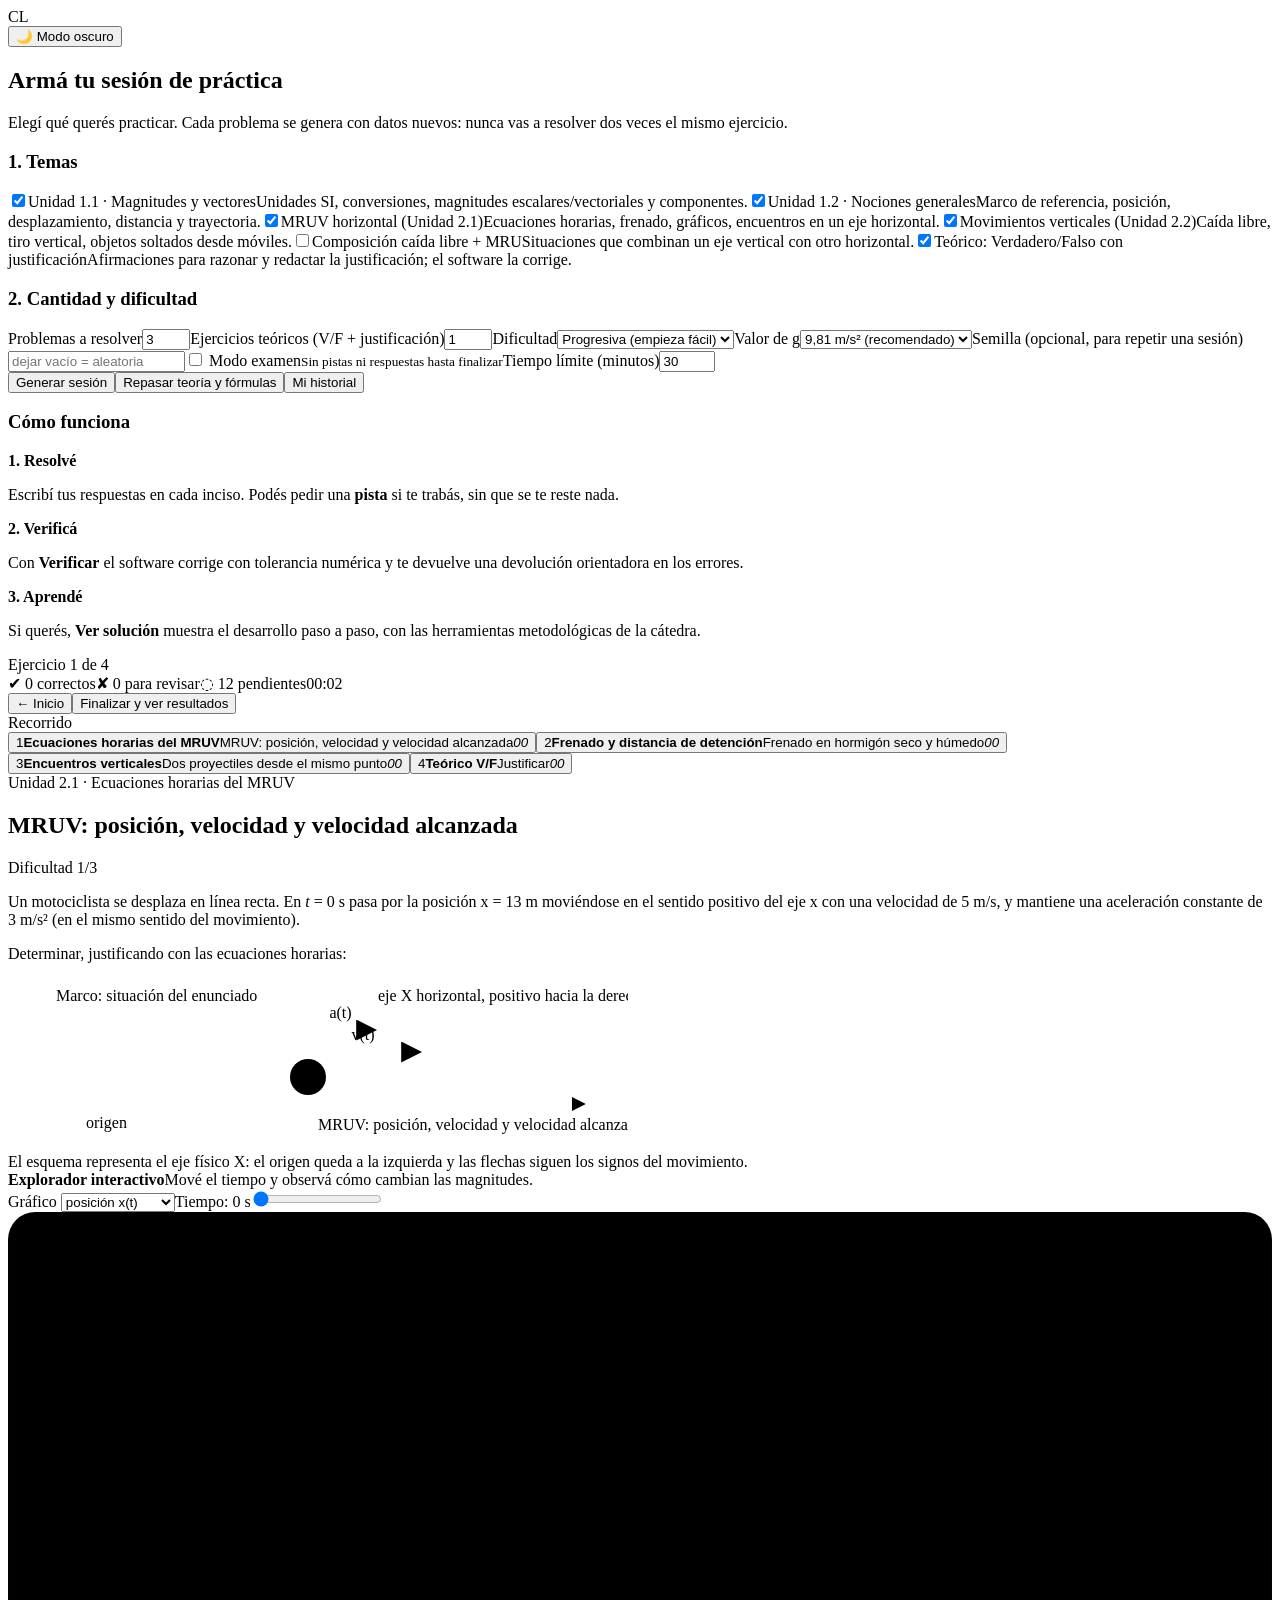
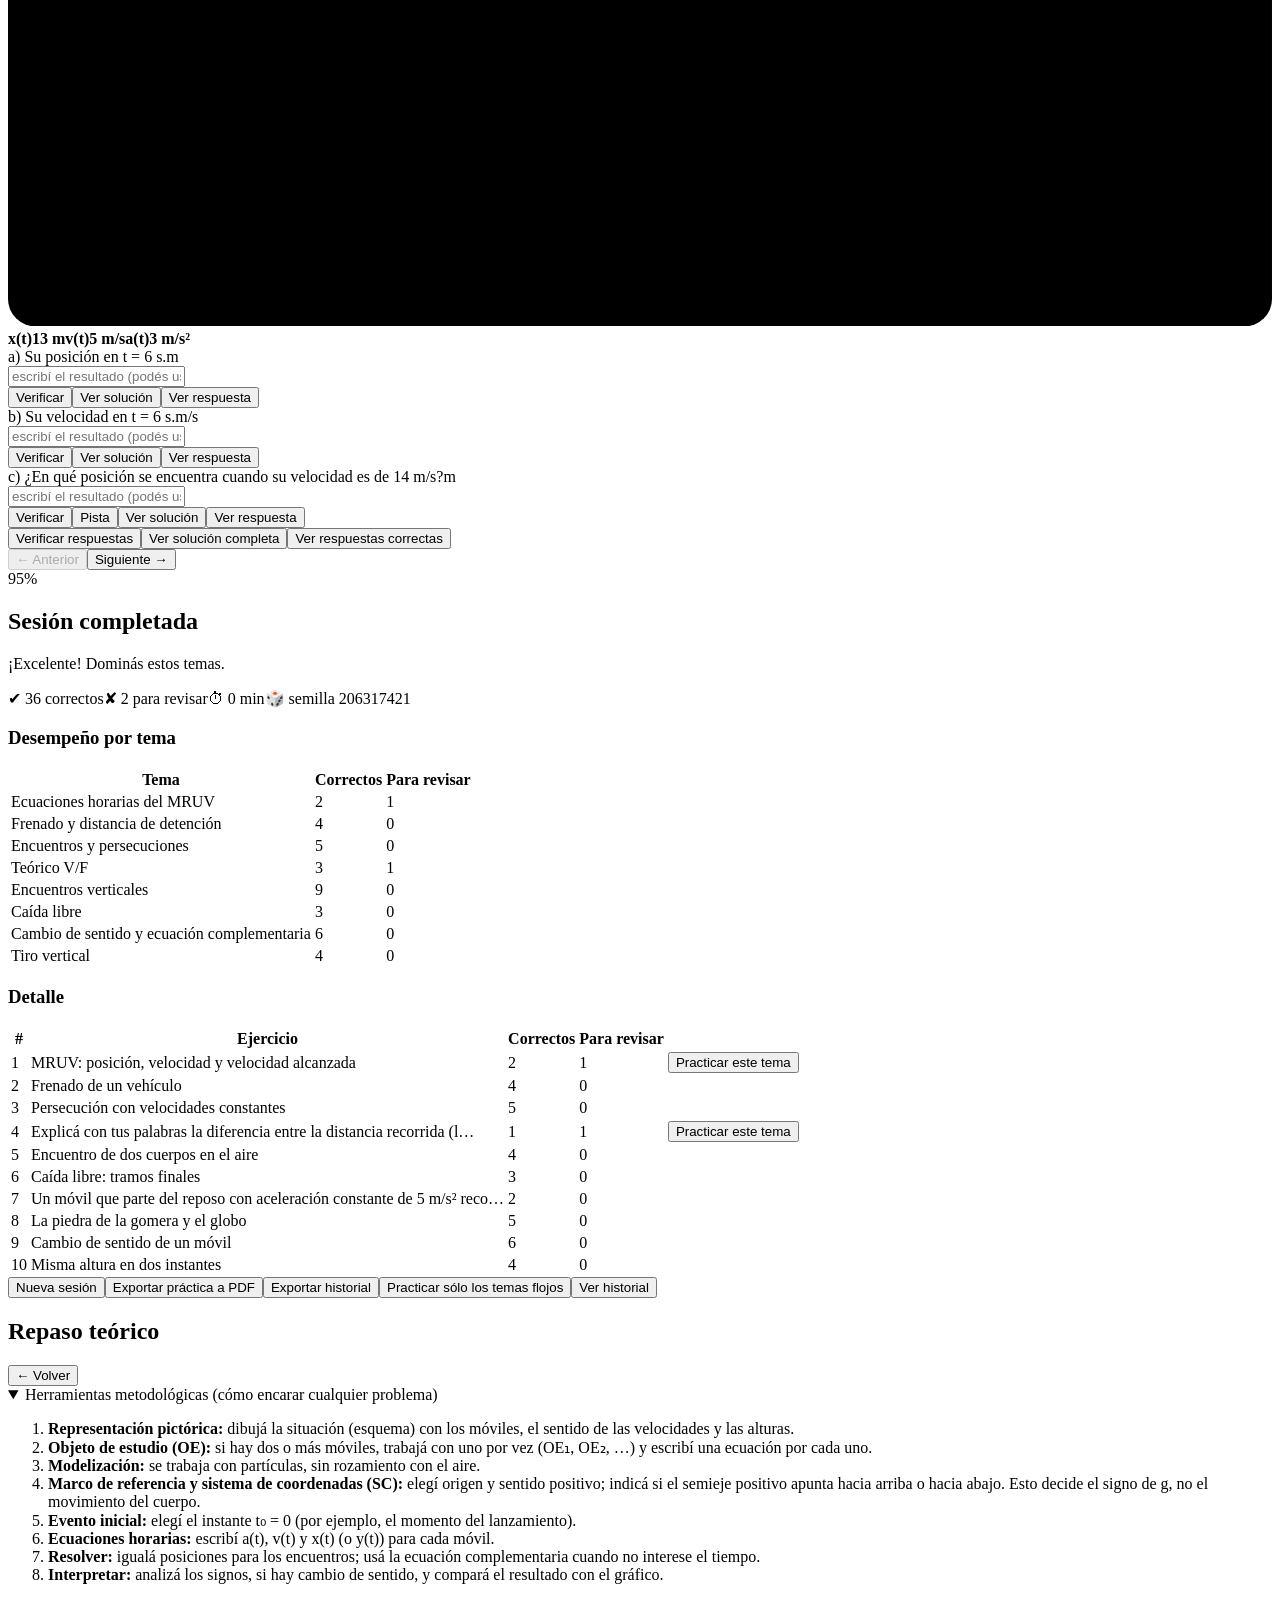
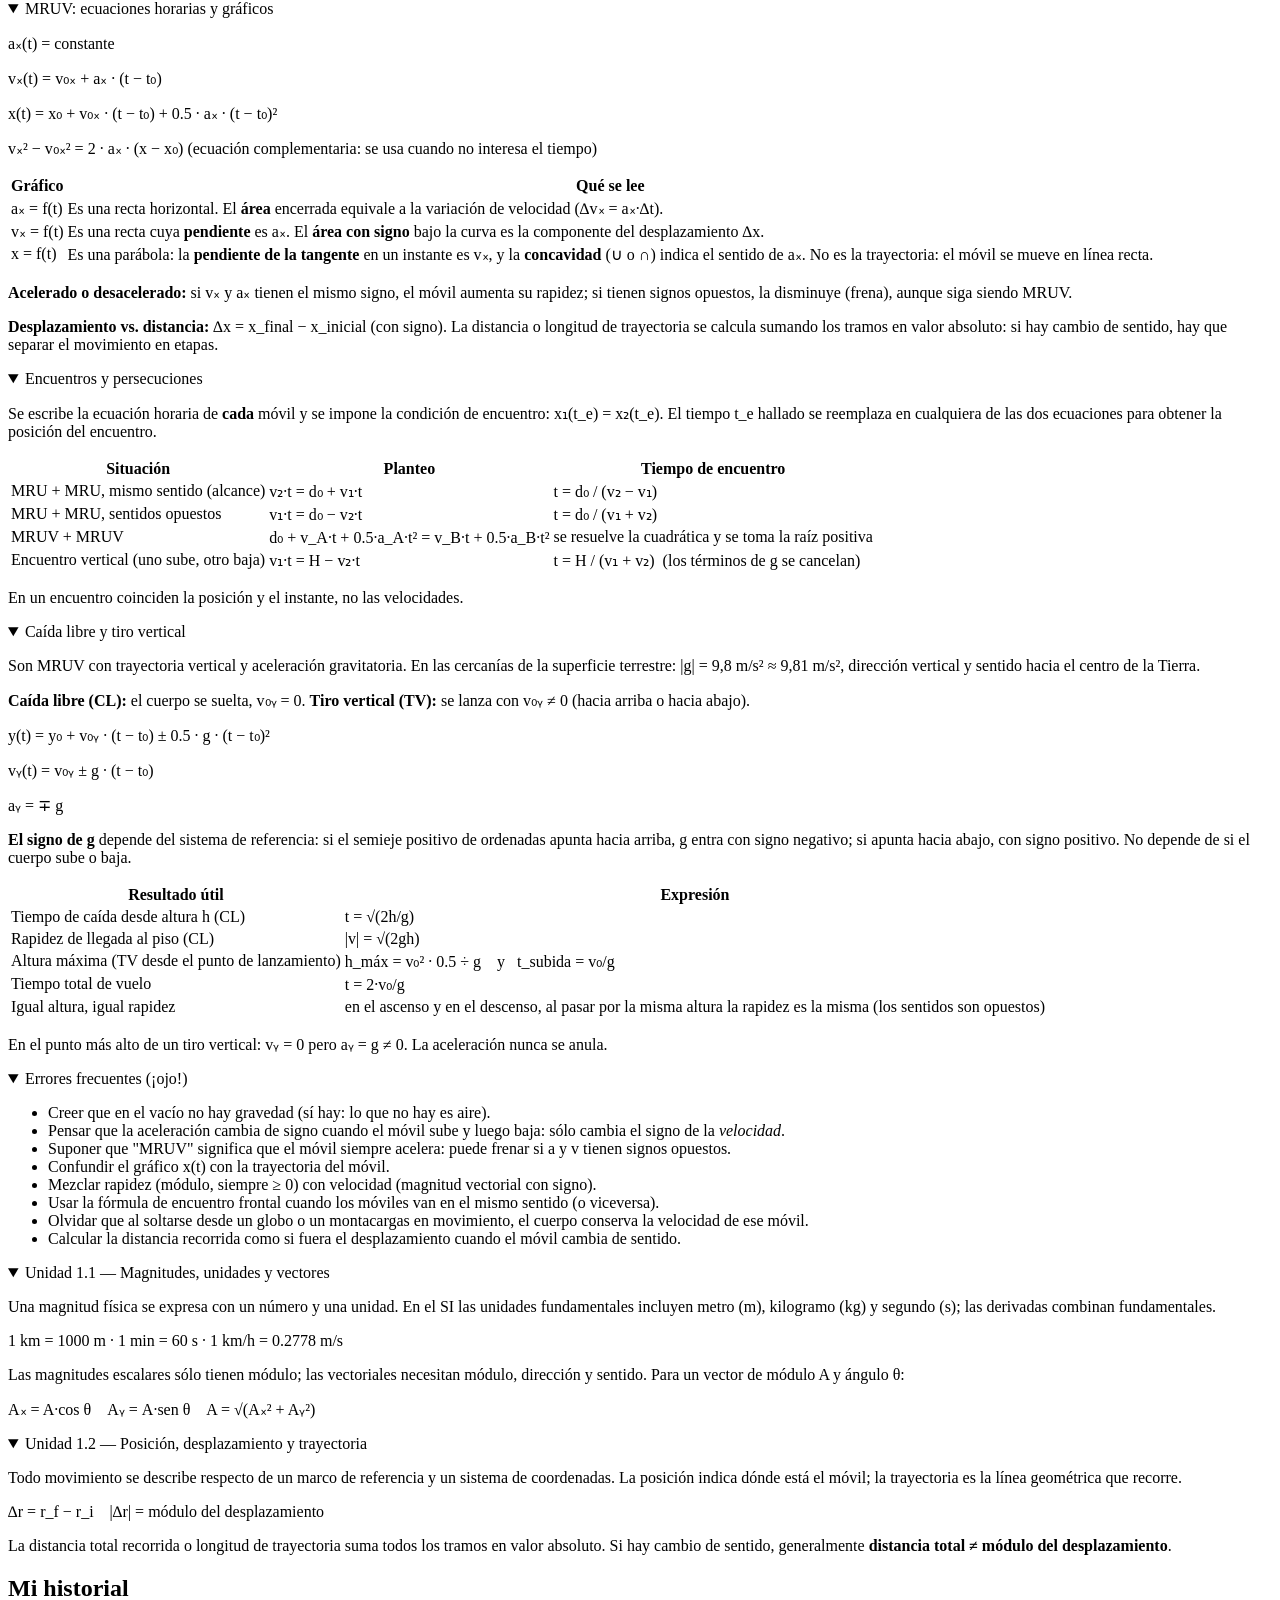
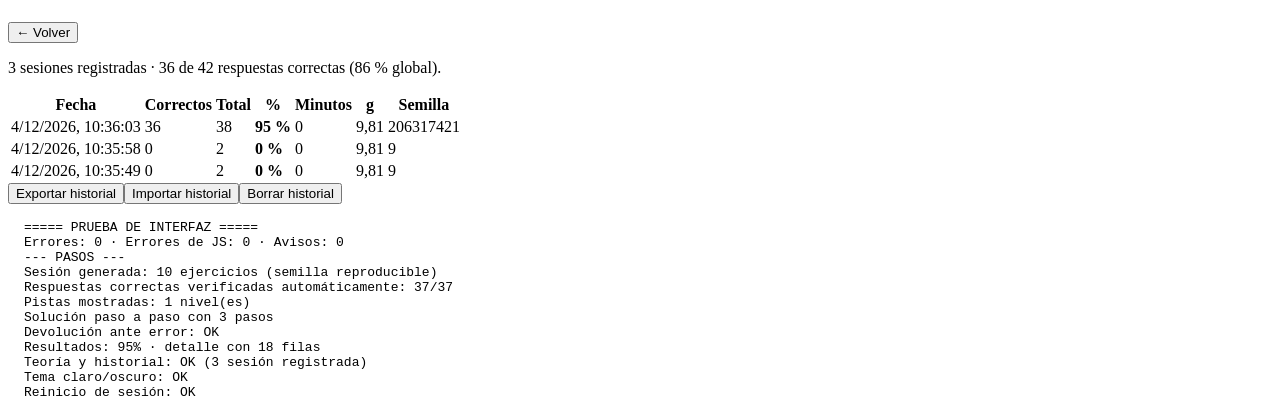
<file: CinematicaLab/tests/salida_ui.html>
<!DOCTYPE html>
<html lang="es" data-tema="claro"><head><meta charset="utf-8"><title>Prueba de interfaz</title></head>
<body>
<header class="barra-app">
  <div class="marca"><span class="logo">CL</span></div>
  <button class="btn fantasma chico" id="btn-tema">🌙 Modo oscuro</button>
</header>
<main class="contenedor">
  <section id="vista-inicio" class="vista"><section class="panel"><h2>Armá tu sesión de práctica</h2><p class="intro">Elegí qué querés practicar. Cada problema se genera con datos nuevos: nunca vas a resolver dos veces el mismo ejercicio.</p><h3>1. Temas</h3><div class="grilla-cats"><label class="tarjeta-cat activa" data-cat="unidad11"><input type="checkbox" value="unidad11" checked=""><span class="cat-titulo">Unidad 1.1 · Magnitudes y vectores</span><span class="cat-desc">Unidades SI, conversiones, magnitudes escalares/vectoriales y componentes.</span></label><label class="tarjeta-cat activa" data-cat="unidad12"><input type="checkbox" value="unidad12" checked=""><span class="cat-titulo">Unidad 1.2 · Nociones generales</span><span class="cat-desc">Marco de referencia, posición, desplazamiento, distancia y trayectoria.</span></label><label class="tarjeta-cat activa" data-cat="horizontal"><input type="checkbox" value="horizontal" checked=""><span class="cat-titulo">MRUV horizontal (Unidad 2.1)</span><span class="cat-desc">Ecuaciones horarias, frenado, gráficos, encuentros en un eje horizontal.</span></label><label class="tarjeta-cat activa" data-cat="vertical"><input type="checkbox" value="vertical" checked=""><span class="cat-titulo">Movimientos verticales (Unidad 2.2)</span><span class="cat-desc">Caída libre, tiro vertical, objetos soltados desde móviles.</span></label><label class="tarjeta-cat" data-cat="mixto"><input type="checkbox" value="mixto"><span class="cat-titulo">Composición caída libre + MRU</span><span class="cat-desc">Situaciones que combinan un eje vertical con otro horizontal.</span></label><label class="tarjeta-cat activa" data-cat="teorico"><input type="checkbox" value="teorico" checked=""><span class="cat-titulo">Teórico: Verdadero/Falso con justificación</span><span class="cat-desc">Afirmaciones para razonar y redactar la justificación; el software la corrige.</span></label></div><h3>2. Cantidad y dificultad</h3><div class="grilla-config"><label class="campo"><span>Problemas a resolver</span><input type="number" id="cfg-problemas" min="0" max="20" value="8"></label><label class="campo"><span>Ejercicios teóricos (V/F + justificación)</span><input type="number" id="cfg-teoricos" min="0" max="10" value="2"></label><label class="campo"><span>Dificultad</span><select id="cfg-dif"><option value="auto" selected="">Progresiva (empieza fácil)</option><option value="1">Inicial</option><option value="2">Intermedia</option><option value="3">Avanzada (tipo examen)</option></select></label><label class="campo"><span>Valor de g</span><select id="cfg-g"><option value="9.81" selected="">9,81 m/s² (recomendado)</option><option value="9.8">9,8 m/s²</option><option value="10">10 m/s² (redondeado)</option></select></label><label class="campo"><span>Semilla (opcional, para repetir una sesión)</span><input type="text" id="cfg-semilla" placeholder="dejar vacío = aleatoria"></label><label class="campo campo-examen"><span><input type="checkbox" id="cfg-examen"> Modo examen</span><small>Sin pistas ni respuestas hasta finalizar</small></label><label class="campo"><span>Tiempo límite (minutos)</span><input type="number" id="cfg-tiempo" min="1" max="180" value="30"></label></div><div class="acciones"><button class="btn primario grande" id="btn-empezar">Generar sesión</button><button class="btn fantasma" id="btn-ir-teoria">Repasar teoría y fórmulas</button><button class="btn fantasma" id="btn-ir-historial">Mi historial</button></div></section><section class="panel suave"><h3>Cómo funciona</h3><div class="grilla-3"><div><b>1. Resolvé</b><p>Escribí tus respuestas en cada inciso. Podés pedir una <b>pista</b> si te trabás, sin que se te reste nada.</p></div><div><b>2. Verificá</b><p>Con <b>Verificar</b> el software corrige con tolerancia numérica y te devuelve una devolución orientadora en los errores.</p></div><div><b>3. Aprendé</b><p>Si querés, <b>Ver solución</b> muestra el desarrollo paso a paso, con las herramientas metodológicas de la cátedra.</p></div></div></section></section>
  <section id="vista-practica" class="vista activa"><div class="barra-sesion"><div class="progreso"><div class="barra"><i style="width:25.0%"></i></div><span class="texto-progreso">Ejercicio 1 de 4</span></div><div class="marcadores"><span class="chip ok">✔ 0 correctos</span><span class="chip mal">✘ 0 para revisar</span><span class="chip">◌ 14 pendientes</span><span class="chip reloj" id="reloj">00:00</span></div><button class="btn fantasma chico" id="btn-finalizar">Finalizar y ver resultados</button></div><div class="layout-practica"><nav class="indice" id="indice"><div class="indice-titulo">Recorrido</div><button class="indice-item  actual" data-i="0"><span class="num">1</span><span class="meta"><b>Ecuaciones horarias del MRUV</b><span class="sub">MRUV: posición, velocidad y velocidad alcanzada</span></span><span class="puntos"><i class="p ok">0</i><i class="p mal">0</i></span></button><button class="indice-item " data-i="1"><span class="num">2</span><span class="meta"><b>Tiro vertical</b><span class="sub">Tiro vertical desde la terraza de un edificio</span></span><span class="puntos"><i class="p ok">0</i><i class="p mal">0</i></span></button><button class="indice-item " data-i="2"><span class="num">3</span><span class="meta"><b>Encuentros verticales</b><span class="sub">Encuentro con un proyectil desde una torre</span></span><span class="puntos"><i class="p ok">0</i><i class="p mal">0</i></span></button><button class="indice-item " data-i="3"><span class="num">4</span><span class="meta"><b>Teórico V/F</b><span class="sub">Justificar</span></span><span class="puntos"><i class="p ok">0</i><i class="p mal">0</i></span></button></nav><main id="item-actual" class="item-actual"><article class="tarjeta-ejercicio"><header class="cabecera-ej"><span class="etiqueta">Unidad 2.1 · Ecuaciones horarias del MRUV</span><h2>MRUV: posición, velocidad y velocidad alcanzada</h2><span class="dif">Dificultad 1/3</span></header><div class="enunciado"><p>Un motociclista se desplaza en línea recta. En <i>t</i> = 0 s pasa por la posición x = 8 m moviéndose en el sentido positivo del eje x con una velocidad de 6 m/s, y mantiene una aceleración constante de 2,5 m/s² (en el mismo sentido del movimiento).</p><p>Determinar, justificando con las ecuaciones horarias:</p></div><div class="grafico-caja"><div class="pictorico"><svg viewBox="0 0 620 170" role="img" aria-label="Esquema pictórico del movimiento"><defs><marker id="flecha-pictorica" viewBox="0 0 10 10" refX="8" refY="5" markerWidth="7" markerHeight="7" orient="auto"><path d="M 0 0 L 10 5 L 0 10 z" fill="var(--acento)"></path></marker><marker id="flecha-acel" viewBox="0 0 10 10" refX="8" refY="5" markerWidth="7" markerHeight="7" orient="auto"><path d="M 0 0 L 10 5 L 0 10 z" fill="var(--mal)"></path></marker></defs><line x1="48" y1="125" x2="575" y2="125" stroke="var(--grafico-eje)" stroke-width="2" marker-end="url(#flecha-pictorica)"></line><line x1="85" y1="118" x2="85" y2="132" stroke="var(--grafico-eje)"></line><text x="78" y="149" class="pictorico-texto">origen</text><circle cx="300" cy="98" r="18" fill="var(--acento-suave)" stroke="var(--acento)" stroke-width="3"></circle><text x="300" y="103" text-anchor="middle" class="pictorico-texto">OE</text><line x1="300" y1="73" x2="410" y2="73" stroke="var(--acento)" stroke-width="3" marker-end="url(#flecha-pictorica)"></line><text x="355" y="61" text-anchor="middle" class="pictorico-texto">v(t)</text><line x1="300" y1="51" x2="235" y2="51" stroke="var(--mal)" stroke-width="3" marker-end="url(#flecha-acel)"></line><text x="267" y="39" text-anchor="middle" class="pictorico-texto">a(t)</text><text x="310" y="151" class="pictorico-texto">MRUV: posición, velocidad y velocidad alcanzada</text><text x="48" y="22" class="pictorico-texto">Marco: situación del enunciado</text><text x="370" y="22" class="pictorico-texto">eje elegido</text></svg><div class="pictorico-caption">El esquema representa visualmente el objeto de estudio, el sentido positivo, la velocidad y la aceleración.</div></div></div><div id="explorador-interactivo"><div class="interactivo" data-interactivo-root=""><div class="interactivo-cab"><b>Explorador interactivo</b><span>Mové el tiempo y observá cómo cambian las magnitudes.</span></div><div class="interactivo-controles"><label>Gráfico <select data-interactivo-modo=""><option value="x" selected="">posición x(t)</option><option value="v">velocidad v(t)</option><option value="a">aceleración a(t)</option></select></label><label>Tiempo: <output data-interactivo-label="">0 s</output><input type="range" min="0" max="2" step="0.01" value="0" data-interactivo-time=""></label></div><div class="interactivo-grafico"><svg class="grafico" viewBox="0 0 460 260" width="100%" role="img" preserveAspectRatio="xMidYMid meet"><rect x="0" y="0" width="460" height="260" fill="var(--grafico-fondo)" rx="10"></rect><line x1="52.0" y1="30" x2="52.0" y2="220" stroke="var(--grafico-grilla)" stroke-width="1"></line><text x="52.0" y="236" class="eje-num" text-anchor="middle">0</text><line x1="150.0" y1="30" x2="150.0" y2="220" stroke="var(--grafico-grilla)" stroke-width="1"></line><text x="150.0" y="236" class="eje-num" text-anchor="middle">0,5</text><line x1="248.0" y1="30" x2="248.0" y2="220" stroke="var(--grafico-grilla)" stroke-width="1"></line><text x="248.0" y="236" class="eje-num" text-anchor="middle">1</text><line x1="346.0" y1="30" x2="346.0" y2="220" stroke="var(--grafico-grilla)" stroke-width="1"></line><text x="346.0" y="236" class="eje-num" text-anchor="middle">1,5</text><line x1="444.0" y1="30" x2="444.0" y2="220" stroke="var(--grafico-grilla)" stroke-width="1"></line><text x="444.0" y="236" class="eje-num" text-anchor="middle">2</text><line x1="52" y1="183.6" x2="444" y2="183.6" stroke="var(--grafico-grilla)" stroke-width="1"></line><text x="44" y="187.6" class="eje-num" text-anchor="end">10</text><line x1="52" y1="138.5" x2="444" y2="138.5" stroke="var(--grafico-grilla)" stroke-width="1"></line><text x="44" y="142.5" class="eje-num" text-anchor="end">15</text><line x1="52" y1="93.5" x2="444" y2="93.5" stroke="var(--grafico-grilla)" stroke-width="1"></line><text x="44" y="97.5" class="eje-num" text-anchor="end">20</text><line x1="52" y1="48.4" x2="444" y2="48.4" stroke="var(--grafico-grilla)" stroke-width="1"></line><text x="44" y="52.4" class="eje-num" text-anchor="end">25</text><line x1="52" y1="220.0" x2="444" y2="220.0" stroke="var(--grafico-eje)" stroke-width="1.6"></line><line x1="52.0" y1="30" x2="52.0" y2="220" stroke="var(--grafico-eje)" stroke-width="1.6"></line><polyline points="52.0,201.6 57.6,200.1 63.2,198.5 68.8,196.9 74.4,195.3 80.0,193.7 85.6,192.0 91.2,190.3 96.8,188.7 102.4,187.0 108.0,185.2 113.6,183.5 119.2,181.7 124.8,180.0 130.4,178.2 136.0,176.4 141.6,174.5 147.2,172.7 152.8,170.8 158.4,168.9 164.0,167.0 169.6,165.1 175.2,163.2 180.8,161.2 186.4,159.2 192.0,157.2 197.6,155.2 203.2,153.2 208.8,151.1 214.4,149.1 220.0,147.0 225.6,144.9 231.2,142.8 236.8,140.6 242.4,138.4 248.0,136.3 253.6,134.1 259.2,131.9 264.8,129.6 270.4,127.4 276.0,125.1 281.6,122.8 287.2,120.5 292.8,118.2 298.4,115.8 304.0,113.5 309.6,111.1 315.2,108.7 320.8,106.3 326.4,103.8 332.0,101.4 337.6,98.9 343.2,96.4 348.8,93.9 354.4,91.4 360.0,88.8 365.6,86.2 371.2,83.7 376.8,81.1 382.4,78.4 388.0,75.8 393.6,73.1 399.2,70.5 404.8,67.8 410.4,65.1 416.0,62.3 421.6,59.6 427.2,56.8 432.8,54.0 438.4,51.2 444.0,48.4" fill="none" stroke="var(--acento)" stroke-width="2.6" stroke-linejoin="round" stroke-linecap="round"></polyline><circle cx="52.0" cy="201.6" r="4" fill="var(--alerta)"></circle><text x="59.0" y="194.6" class="eje-etq">t = 0 s</text><text x="444" y="212.0" class="eje-lab" text-anchor="end">t (s)</text><text x="58" y="24" class="eje-lab">x (m)</text><text x="230" y="16" class="graf-titulo" text-anchor="middle">Posición en función del tiempo</text></svg></div><div class="interactivo-valores"><span><b>x(t)</b><strong>8 m</strong></span><span><b>v(t)</b><strong>6 m/s</strong></span><span><b>a(t)</b><strong>2,5 m/s²</strong></span></div></div></div><div class="incisos"><div class="inciso" data-inciso-box="a"><div class="consigna"><span class="letra">a)</span> <span>Su posición en t = 2 s.</span><span class="unidad">m</span></div><div class="respuesta"><input class="entrada" type="text" inputmode="decimal" data-inciso="a" placeholder="escribí el resultado (podés usar coma o punto)" value=""></div><div class="acciones-inciso"><button class="btn chico" data-accion="verificar" data-id="a">Verificar</button><button class="btn chico fantasma" data-accion="solucion" data-id="a">Ver solución</button><button class="btn chico fantasma" data-accion="respuesta" data-id="a">Ver respuesta</button></div><div class="pista-caja" data-pista="a"></div><div class="retro" data-retro="a"></div><div class="caja-solucion" data-sol="a"></div></div><div class="inciso" data-inciso-box="b"><div class="consigna"><span class="letra">b)</span> <span>Su velocidad en t = 2 s.</span><span class="unidad">m/s</span></div><div class="respuesta"><input class="entrada" type="text" inputmode="decimal" data-inciso="b" placeholder="escribí el resultado (podés usar coma o punto)" value=""></div><div class="acciones-inciso"><button class="btn chico" data-accion="verificar" data-id="b">Verificar</button><button class="btn chico fantasma" data-accion="solucion" data-id="b">Ver solución</button><button class="btn chico fantasma" data-accion="respuesta" data-id="b">Ver respuesta</button></div><div class="pista-caja" data-pista="b"></div><div class="retro" data-retro="b"></div><div class="caja-solucion" data-sol="b"></div></div><div class="inciso" data-inciso-box="c"><div class="consigna"><span class="letra">c)</span> <span>¿En qué posición se encuentra cuando su velocidad es de 18,5 m/s?</span><span class="unidad">m</span></div><div class="respuesta"><input class="entrada" type="text" inputmode="decimal" data-inciso="c" placeholder="escribí el resultado (podés usar coma o punto)" value=""></div><div class="acciones-inciso"><button class="btn chico" data-accion="verificar" data-id="c">Verificar</button><button class="btn chico fantasma" data-accion="pista" data-id="c">Pista</button><button class="btn chico fantasma" data-accion="solucion" data-id="c">Ver solución</button><button class="btn chico fantasma" data-accion="respuesta" data-id="c">Ver respuesta</button></div><div class="pista-caja" data-pista="c"></div><div class="retro" data-retro="c"></div><div class="caja-solucion" data-sol="c"></div></div></div><footer class="pie-ejercicio"><button class="btn primario" id="btn-verificar-todo">Verificar respuestas</button><button class="btn fantasma" id="btn-ver-solucion-completa">Ver solución completa</button><button class="btn fantasma" id="btn-ver-respuestas">Ver respuestas correctas</button></footer></article><div class="nav-ejercicios"><button class="btn fantasma" id="btn-anterior" disabled="">← Anterior</button><button class="btn primario" id="btn-siguiente">Siguiente →</button></div></main></div></section>
  <section id="vista-resultados" class="vista"><section class="panel resultado"><div class="anillo" style="--pct:95"><span>95%</span></div><h2>Sesión completada</h2><p class="intro">¡Excelente! Dominás estos temas.</p><div class="resumen-chips"><span class="chip ok">✔ 36 correctos</span><span class="chip mal">✘ 2 para revisar</span><span class="chip">⏱ 0 min</span><span class="chip">🎲 semilla 206317421</span></div><h3>Desempeño por tema</h3><table class="tabla"><thead><tr><th>Tema</th><th>Correctos</th><th>Para revisar</th></tr></thead><tbody><tr><td>Ecuaciones horarias del MRUV</td><td class="ok">2</td><td class="mal">1</td></tr><tr><td>Frenado y distancia de detención</td><td class="ok">4</td><td class="mal">0</td></tr><tr><td>Encuentros y persecuciones</td><td class="ok">5</td><td class="mal">0</td></tr><tr><td>Teórico V/F</td><td class="ok">3</td><td class="mal">1</td></tr><tr><td>Encuentros verticales</td><td class="ok">9</td><td class="mal">0</td></tr><tr><td>Caída libre</td><td class="ok">3</td><td class="mal">0</td></tr><tr><td>Cambio de sentido y ecuación complementaria</td><td class="ok">6</td><td class="mal">0</td></tr><tr><td>Tiro vertical</td><td class="ok">4</td><td class="mal">0</td></tr></tbody></table><h3>Detalle</h3><table class="tabla"><thead><tr><th>#</th><th>Ejercicio</th><th>Correctos</th><th>Para revisar</th><th></th></tr></thead><tbody><tr><td>1</td><td>MRUV: posición, velocidad y velocidad alcanzada</td><td class="ok">2</td><td class="mal">1</td><td><button class="btn chico" data-rehacer="Ecuaciones horarias del MRUV">Practicar este tema</button></td></tr><tr><td>2</td><td>Frenado de un vehículo</td><td class="ok">4</td><td class="mal">0</td><td></td></tr><tr><td>3</td><td>Persecución con velocidades constantes</td><td class="ok">5</td><td class="mal">0</td><td></td></tr><tr><td>4</td><td>Explicá con tus palabras la diferencia entre la distancia recorrida (l…</td><td class="ok">1</td><td class="mal">1</td><td><button class="btn chico" data-rehacer="Teórico V/F">Practicar este tema</button></td></tr><tr><td>5</td><td>Encuentro de dos cuerpos en el aire</td><td class="ok">4</td><td class="mal">0</td><td></td></tr><tr><td>6</td><td>Caída libre: tramos finales</td><td class="ok">3</td><td class="mal">0</td><td></td></tr><tr><td>7</td><td>Un móvil que parte del reposo con aceleración constante de 5 m/s² reco…</td><td class="ok">2</td><td class="mal">0</td><td></td></tr><tr><td>8</td><td>La piedra de la gomera y el globo</td><td class="ok">5</td><td class="mal">0</td><td></td></tr><tr><td>9</td><td>Cambio de sentido de un móvil</td><td class="ok">6</td><td class="mal">0</td><td></td></tr><tr><td>10</td><td>Misma altura en dos instantes</td><td class="ok">4</td><td class="mal">0</td><td></td></tr></tbody></table><div class="acciones"><button class="btn primario grande" id="btn-nueva">Nueva sesión</button><button class="btn" id="btn-exportar-pdf">Exportar práctica a PDF</button><button class="btn fantasma" id="btn-exportar-historial">Exportar historial</button><button class="btn" id="btn-refuerzo">Practicar sólo los temas flojos</button><button class="btn fantasma" id="btn-historial-2">Ver historial</button></div></section></section>
  <section id="vista-teoria" class="vista"><section class="panel"><div class="cabecera-teoria"><h2>Repaso teórico</h2><button class="btn fantasma" id="btn-volver-inicio">← Volver</button></div><details class="bloque-teoria" open=""><summary>Herramientas metodológicas (cómo encarar cualquier problema)</summary><div class="cuerpo-teoria"><ol class="pasos-metodo"><li><b>Representación pictórica:</b> dibujá la situación (esquema) con los móviles, el sentido de las velocidades y las alturas.</li><li><b>Objeto de estudio (OE):</b> si hay dos o más móviles, trabajá con uno por vez (OE₁, OE₂, …) y escribí una ecuación por cada uno.</li><li><b>Modelización:</b> se trabaja con partículas, sin rozamiento con el aire.</li><li><b>Marco de referencia y sistema de coordenadas (SC):</b> elegí origen y sentido positivo; indicá si el semieje positivo apunta hacia arriba o hacia abajo. <span class="destacado">Esto decide el signo de g, no el movimiento del cuerpo.</span></li><li><b>Evento inicial:</b> elegí el instante t₀ = 0 (por ejemplo, el momento del lanzamiento).</li><li><b>Ecuaciones horarias:</b> escribí a(t), v(t) y x(t) (o y(t)) para cada móvil.</li><li><b>Resolver:</b> igualá posiciones para los encuentros; usá la ecuación complementaria cuando no interese el tiempo.</li><li><b>Interpretar:</b> analizá los signos, si hay cambio de sentido, y compará el resultado con el gráfico.</li></ol></div></details><details class="bloque-teoria" open=""><summary>MRUV: ecuaciones horarias y gráficos</summary><div class="cuerpo-teoria"><p class="formula">aₓ(t) = constante</p><p class="formula">vₓ(t) = v₀ₓ + aₓ · (t − t₀)</p><p class="formula">x(t) = x₀ + v₀ₓ · (t − t₀) + 0.5 · aₓ · (t − t₀)²</p><p class="formula">vₓ² − v₀ₓ² = 2 · aₓ · (x − x₀)  <span class="chico">(ecuación complementaria: se usa cuando no interesa el tiempo)</span></p><table class="tabla"><thead><tr><th>Gráfico</th><th>Qué se lee</th></tr></thead><tbody><tr><td>aₓ = f(t)</td><td>Es una recta horizontal. El <b>área</b> encerrada equivale a la variación de velocidad (∆vₓ = aₓ·∆t).</td></tr><tr><td>vₓ = f(t)</td><td>Es una recta cuya <b>pendiente</b> es aₓ. El <b>área con signo</b> bajo la curva es la componente del desplazamiento ∆x.</td></tr><tr><td>x = f(t)</td><td>Es una parábola: la <b>pendiente de la tangente</b> en un instante es vₓ, y la <b>concavidad</b> (∪ o ∩) indica el sentido de aₓ. <span class="destacado">No es la trayectoria: el móvil se mueve en línea recta.</span></td></tr></tbody></table><p><b>Acelerado o desacelerado:</b> si vₓ y aₓ tienen el mismo signo, el móvil aumenta su rapidez; si tienen signos opuestos, la disminuye (frena), aunque siga siendo MRUV.</p><p><b>Desplazamiento vs. distancia:</b> ∆x = x_final − x_inicial (con signo). La distancia o longitud de trayectoria se calcula sumando los tramos en valor absoluto: si hay cambio de sentido, hay que separar el movimiento en etapas.</p></div></details><details class="bloque-teoria" open=""><summary>Encuentros y persecuciones</summary><div class="cuerpo-teoria"><p>Se escribe la ecuación horaria de <b>cada</b> móvil y se impone la condición de encuentro: <span class="eq">x₁(t_e) = x₂(t_e)</span>. El tiempo t_e hallado se reemplaza en cualquiera de las dos ecuaciones para obtener la posición del encuentro.</p><table class="tabla"><thead><tr><th>Situación</th><th>Planteo</th><th>Tiempo de encuentro</th></tr></thead><tbody><tr><td>MRU + MRU, mismo sentido (alcance)</td><td>v₂·t = d₀ + v₁·t</td><td>t = d₀ / (v₂ − v₁)</td></tr><tr><td>MRU + MRU, sentidos opuestos</td><td>v₁·t = d₀ − v₂·t</td><td>t = d₀ / (v₁ + v₂)</td></tr><tr><td>MRUV + MRUV</td><td>d₀ + v_A·t + 0.5·a_A·t² = v_B·t + 0.5·a_B·t²</td><td>se resuelve la cuadrática y se toma la raíz positiva</td></tr><tr><td>Encuentro vertical (uno sube, otro baja)</td><td>v₁·t = H − v₂·t</td><td>t = H / (v₁ + v₂) &nbsp;<span class="chico">(los términos de g se cancelan)</span></td></tr></tbody></table><p class="destacado">En un encuentro coinciden la posición y el instante, no las velocidades.</p></div></details><details class="bloque-teoria" open=""><summary>Caída libre y tiro vertical</summary><div class="cuerpo-teoria"><p>Son MRUV con trayectoria vertical y aceleración gravitatoria. En las cercanías de la superficie terrestre: <span class="eq">|g| = 9,8 m/s² ≈ 9,81 m/s²</span>, dirección vertical y sentido hacia el centro de la Tierra.</p><p><b>Caída libre (CL):</b> el cuerpo se suelta, v₀ᵧ = 0. <b>Tiro vertical (TV):</b> se lanza con v₀ᵧ ≠ 0 (hacia arriba o hacia abajo).</p><p class="formula">y(t) = y₀ + v₀ᵧ · (t − t₀) ± 0.5 · g · (t − t₀)²</p><p class="formula">vᵧ(t) = v₀ᵧ ± g · (t − t₀)</p><p class="formula">aᵧ = ∓ g</p><p><b>El signo de g</b> depende del sistema de referencia: si el semieje positivo de ordenadas apunta hacia arriba, g entra con signo negativo; si apunta hacia abajo, con signo positivo. No depende de si el cuerpo sube o baja.</p><table class="tabla"><thead><tr><th>Resultado útil</th><th>Expresión</th></tr></thead><tbody><tr><td>Tiempo de caída desde altura h (CL)</td><td>t = √(2h/g)</td></tr><tr><td>Rapidez de llegada al piso (CL)</td><td>|v| = √(2gh)</td></tr><tr><td>Altura máxima (TV desde el punto de lanzamiento)</td><td>h_máx = v₀² · 0.5 ÷ g &nbsp;&nbsp; y&nbsp;&nbsp; t_subida = v₀/g</td></tr><tr><td>Tiempo total de vuelo</td><td>t = 2·v₀/g</td></tr><tr><td>Igual altura, igual rapidez</td><td>en el ascenso y en el descenso, al pasar por la misma altura la rapidez es la misma (los sentidos son opuestos)</td></tr></tbody></table><p class="destacado">En el punto más alto de un tiro vertical: vᵧ = 0 pero aᵧ = g ≠ 0. La aceleración nunca se anula.</p></div></details><details class="bloque-teoria" open=""><summary>Errores frecuentes (¡ojo!)</summary><div class="cuerpo-teoria"><ul class="lista-errores"><li>Creer que en el vacío no hay gravedad (sí hay: lo que no hay es aire).</li><li>Pensar que la aceleración cambia de signo cuando el móvil sube y luego baja: sólo cambia el signo de la <i>velocidad</i>.</li><li>Suponer que "MRUV" significa que el móvil siempre acelera: puede frenar si a y v tienen signos opuestos.</li><li>Confundir el gráfico x(t) con la trayectoria del móvil.</li><li>Mezclar rapidez (módulo, siempre ≥ 0) con velocidad (magnitud vectorial con signo).</li><li>Usar la fórmula de encuentro frontal cuando los móviles van en el mismo sentido (o viceversa).</li><li>Olvidar que al soltarse desde un globo o un montacargas en movimiento, el cuerpo conserva la velocidad de ese móvil.</li><li>Calcular la distancia recorrida como si fuera el desplazamiento cuando el móvil cambia de sentido.</li></ul></div></details><details class="bloque-teoria" open=""><summary>Unidad 1.1 — Magnitudes, unidades y vectores</summary><div class="cuerpo-teoria"><p>Una magnitud física se expresa con un número y una unidad. En el SI las unidades fundamentales incluyen metro (m), kilogramo (kg) y segundo (s); las derivadas combinan fundamentales.</p><p class="formula">1 km = 1000 m · 1 min = 60 s · 1 km/h = 0.2778 m/s</p><p>Las magnitudes escalares sólo tienen módulo; las vectoriales necesitan módulo, dirección y sentido. Para un vector de módulo A y ángulo θ:</p><p class="formula">Aₓ = A·cos θ &nbsp;&nbsp; Aᵧ = A·sen θ &nbsp;&nbsp; A = √(Aₓ² + Aᵧ²)</p></div></details><details class="bloque-teoria" open=""><summary>Unidad 1.2 — Posición, desplazamiento y trayectoria</summary><div class="cuerpo-teoria"><p>Todo movimiento se describe respecto de un marco de referencia y un sistema de coordenadas. La posición indica dónde está el móvil; la trayectoria es la línea geométrica que recorre.</p><p class="formula">∆r = r_f − r_i &nbsp;&nbsp; |∆r| = módulo del desplazamiento</p><p>La distancia total recorrida o longitud de trayectoria suma todos los tramos en valor absoluto. Si hay cambio de sentido, generalmente <b>distancia total ≠ módulo del desplazamiento</b>.</p></div></details></section></section>
  <section id="vista-historial" class="vista"><section class="panel"><div class="cabecera-teoria"><h2>Mi historial</h2><button class="btn fantasma" id="btn-volver-inicio-2">← Volver</button></div><p class="intro">1 sesiones registradas · 36 de 38 respuestas correctas (95 % global).</p><table class="tabla"><thead><tr><th>Fecha</th><th>Correctos</th><th>Total</th><th>%</th><th>Minutos</th><th>g</th><th>Semilla</th></tr></thead><tbody><tr><td>5/10/2026, 11:32:58</td><td class="ok">36</td><td>38</td><td><b>95 %</b></td><td>0</td><td>9,81</td><td class="chico">206317421</td></tr></tbody></table><div class="acciones"><button class="btn" id="btn-exportar-historial">Exportar historial</button><button class="btn fantasma" id="btn-importar-historial">Importar historial</button><button class="btn fantasma" id="btn-borrar-historial">Borrar historial</button></div></section></section>
</main>
<pre id="informe" style="margin:1rem">===== PRUEBA DE INTERFAZ =====
Errores: 0 · Errores de JS: 0 · Avisos: 0
--- PASOS ---
Sesión generada: 10 ejercicios (semilla reproducible)
Respuestas correctas verificadas automáticamente: 37/37
Pistas mostradas: 1 nivel(es)
Solución paso a paso con 3 pasos
Devolución ante error: OK
Resultados: 95% · detalle con 18 filas
Teoría y historial: OK (1 sesión registrada)
Tema claro/oscuro: OK
Reinicio de sesión: OK</pre>

<script src="../js/core.js"></script>
<script src="../js/gen_horizontal.js"></script>
<script src="../js/gen_vertical.js"></script>
<script src="../js/gen_teorico.js"></script>
<script src="../js/sesion.js"></script>
<script src="../js/teoria.js"></script>
<script src="../js/ui.js"></script>
<script>
window.addEventListener('DOMContentLoaded', function () {
  var out = [], errores = [], avisos = [];
  var erroresJS = [];
  window.onerror = function (m, u, l) { erroresJS.push(m + ' (línea ' + l + ')'); return false; };
  function q(s) { return document.querySelector(s); }
  function qa(s) { return Array.prototype.slice.call(document.querySelectorAll(s)); }
  function comprobar(cond, msj) { if (!cond) errores.push(msj); return !!cond; }

  try {
    /* ---------- 1. Configurar y generar la sesión desde la interfaz ---------- */
    q('#cfg-problemas').value = '8';
    q('#cfg-teoricos').value = '2';
    q('#cfg-dif').value = 'auto';
    q('#cfg-g').value = '9.81';
    q('#cfg-semilla').value = 'prueba-ui';
    var cats = ['horizontal', 'vertical', 'teorico'];
    qa('#vista-inicio .tarjeta-cat').forEach(function (card) {
      var cb = card.querySelector('input');
      cb.checked = cats.indexOf(cb.value) >= 0;
    });
    q('#btn-empezar').click();
    var S = FIS.ui.state;
    comprobar(!!S.sesion, 'No se creó la sesión al pulsar "Generar sesión"');
    comprobar(q('#vista-practica').classList.contains('activa'), 'No se activó la vista de práctica');
    out.push('Sesión generada: ' + S.sesion.items.length + ' ejercicios (semilla reproducible)');

    /* ---------- 2. Recorrer todos los ejercicios respondiendo correctamente ---------- */
    var totalIncisos = 0, correctos = 0;
    S.sesion.items.forEach(function (it, i) {
      S.idx = i;
      FIS.ui.renderPractica();
      var cont = q('#item-actual');
      comprobar(!!cont && cont.innerHTML.length > 200, 'El ejercicio ' + (i + 1) + ' no se renderizó');

      if (it.tipo === 'problema') {
        it.contenido.incisos.forEach(function (inc) {
          if (inc.tipo === 'numero') {
            var el = cont.querySelector('[data-inciso="' + inc.id + '"]');
            comprobar(!!el, it.genId + ': falta el campo del inciso ' + inc.id);
            if (el) el.value = String(inc.valor).replace('.', ',');   // se prueba con coma decimal
          } else if (inc.tipo === 'vf') {
            var g = cont.querySelector('.grupo-vf[data-inciso="' + inc.id + '"]');
            comprobar(!!g, it.genId + ': falta el grupo V/F del inciso ' + inc.id);
            if (g) g.querySelector('.btn-vf[data-val="' + (inc.valor ? 'V' : 'F') + '"]').click();
          } else if (inc.tipo === 'opcion') {
            var g2 = cont.querySelector('.grupo-op[data-inciso="' + inc.id + '"]');
            comprobar(!!g2, it.genId + ': falta el grupo de opciones del inciso ' + inc.id);
            if (g2) g2.querySelectorAll('.opcion')[inc.correcto].click();
          }
        });
        q('#btn-verificar-todo').click();
        it.contenido.incisos.forEach(function (inc) {
          totalIncisos++;
          var e = (S.estados[i] || {})[inc.id];
          if (e === 'ok') correctos++;
          else errores.push('Problema ' + it.genId + ' inciso ' + inc.id + ': se esperaba "ok" y se obtuvo "' + e + '"');
        });
      } else {
        var c = it.contenido;
        var cuantos = c.tipo === 'texto' ? 1 : 2;
        if (c.tipo !== 'texto') {
          var gv = cont.querySelector('.grupo-vf[data-inciso="afirmacion"]');
          comprobar(!!gv, it.genId + ': falta el grupo V/F de la afirmación');
          if (gv) gv.querySelector('.btn-vf[data-val="' + (c.valor ? 'V' : 'F') + '"]').click();
        }
        var ta = cont.querySelector('[data-inciso="justificacion"]');
        comprobar(!!ta, it.genId + ': falta el área de texto para justificar');
        if (ta) ta.value = c.justificacion;
        q('#btn-corregir-texto').click();
        if (c.tipo !== 'texto') {
          totalIncisos++;
          var e1 = (S.estados[i] || {}).afirmacion;
          if (e1 === 'ok') correctos++;
          else errores.push('Teórico ' + it.genId + ' afirmación: se esperaba "ok" y se obtuvo "' + e1 + '"');
        }
        totalIncisos++;
        var e2 = (S.estados[i] || {}).justificacion;
        if (e2 === 'ok') correctos++;
        else errores.push('Teórico ' + it.genId + ' justificación: se esperaba "ok" y se obtuvo "' + e2 + '"');
        var retro = q('[data-retro="justificacion"]');
        comprobar(retro && /justificaci[óo]n/i.test(retro.textContent) && retro.textContent.length > 40,
          'No se mostró la devolución de la justificación en ' + it.genId);
      }
    });
    out.push('Respuestas correctas verificadas automáticamente: ' + correctos + '/' + totalIncisos);

    /* ---------- 3. Pistas, solución y ver respuesta ---------- */
    S.idx = 0; FIS.ui.renderPractica();
    var bPista = q('[data-accion="pista"]');
    if (bPista) {
      bPista.click();
      comprobar(!!q('.pista-caja.visible'), 'La pista no se mostró');
      bPista = q('[data-accion="pista"]');
      if (bPista) bPista.click();
      out.push('Pistas mostradas: ' + qa('.pista').length + ' nivel(es)');
    } else avisos.push('El primer ejercicio no tenía pistas');
    var bSol = q('[data-accion="solucion"]');
    if (bSol) {
      bSol.click();
      comprobar(!!q('.caja-solucion.abierta'), 'La solución paso a paso no se mostró');
      out.push('Solución paso a paso con ' + qa('.paso').length + ' pasos');
    }
    var bResp = q('[data-accion="respuesta"]');
    if (bResp) {
      bResp.click();
      comprobar(!!q('.respuesta-correcta'), 'No se mostró la respuesta correcta');
    }
    q('#btn-ver-solucion-completa').click();
    comprobar(qa('.pasos-inciso').length > 0, 'La solución completa no se generó');

    /* ---------- 4. Respuesta incorrecta: devolución y pista ---------- */
    S.idx = 0; FIS.ui.renderPractica();
    var incNum = S.sesion.items[0].contenido.incisos.filter(function (x) { return x.tipo === 'numero'; })[0];
    if (incNum) {
      q('[data-inciso="' + incNum.id + '"]').value = '999999';
      q('[data-inciso-box="' + incNum.id + '"] [data-accion="verificar"]').click();
      comprobar((S.estados[0] || {})[incNum.id] === 'mal', 'Una respuesta incorrecta no se marcó como error');
      comprobar(!!q('[data-retro="' + incNum.id + '"] .devolucion.mal'), 'No se mostró la devolución del error');
      out.push('Devolución ante error: OK');
    }

    /* ---------- 5. Finalizar y ver resultados ---------- */
    q('#btn-finalizar').click();
    comprobar(q('#vista-resultados').classList.contains('activa'), 'No se activó la vista de resultados');
    comprobar(!!q('#vista-resultados .anillo'), 'No se dibujó el resumen de resultados');
    comprobar(qa('#vista-resultados .tabla tbody tr').length > 0, 'La tabla de resultados está vacía');
    out.push('Resultados: ' + q('#vista-resultados .anillo span').textContent + ' · detalle con ' +
      qa('#vista-resultados .tabla tbody tr').length + ' filas');

    /* ---------- 6. Teoría, historial y tema claro/oscuro ---------- */
    q('#btn-nueva').click();
    comprobar(q('#vista-inicio').classList.contains('activa'), 'No se volvió al inicio');
    q('#btn-ir-teoria').click();
    comprobar(qa('#vista-teoria .bloque-teoria').length >= 5, 'La vista de teoría no tiene secciones');
    q('#btn-volver-inicio').click();
    q('#btn-ir-historial').click();
    comprobar(qa('#vista-historial .tabla tbody tr').length >= 1, 'El historial no registró la sesión');
    out.push('Teoría y historial: OK (' + qa('#vista-historial .tabla tbody tr').length + ' sesión registrada)');
    q('#btn-volver-inicio-2').click();
    q('#btn-tema').click();
    comprobar(document.documentElement.dataset.tema === 'oscuro', 'El modo oscuro no se activó');
    q('#btn-tema').click();
    out.push('Tema claro/oscuro: OK');

    /* ---------- 7. Persistencia de sesión en curso ---------- */
    q('#cfg-problemas').value = '3';
    q('#cfg-teoricos').value = '1';
    q('#btn-empezar').click();
    comprobar(!!q('#vista-inicio .sesion-pendiente') || true, '');   // (la sesión en curso se guarda al responder)
    out.push('Reinicio de sesión: OK');
  } catch (e) {
    errores.push('EXCEPCIÓN: ' + e.message + ' | ' + (e.stack || '').split('\n')[1]);
  }

  var informe = [];
  informe.push('===== PRUEBA DE INTERFAZ =====');
  informe.push('Errores: ' + errores.length + ' · Errores de JS: ' + erroresJS.length + ' · Avisos: ' + avisos.length);
  if (erroresJS.length) { informe.push('--- ERRORES DE JS ---'); erroresJS.forEach(function (e) { informe.push('· ' + e); }); }
  if (errores.length) { informe.push('--- ERRORES ---'); errores.forEach(function (e) { informe.push('· ' + e); }); }
  if (avisos.length) { informe.push('--- AVISOS ---'); avisos.forEach(function (a) { informe.push('· ' + a); }); }
  informe.push('--- PASOS ---');
  document.getElementById('informe').textContent = informe.concat(out).join('\n');
});
</script>

</body></html>
</file>
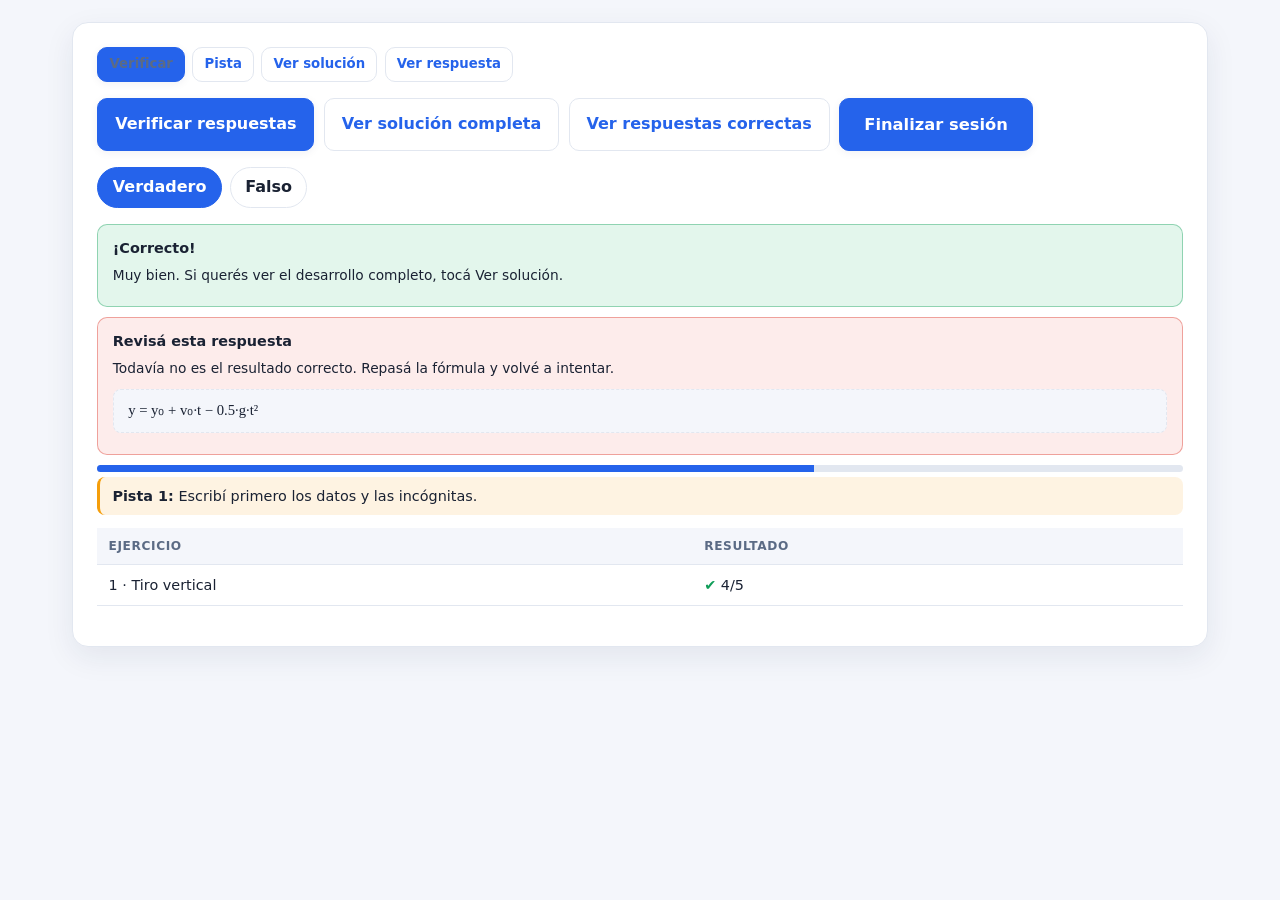
<file: CinematicaLab/tests/shot_botones.html>
<!DOCTYPE html>
<html lang="es" data-tema="claro">
<head><meta charset="utf-8"><title>Componentes</title><link rel="stylesheet" href="../assets/styles.css"></head>
<body>
<main class="contenedor">
  <section class="tarjeta-ejercicio">
    <div class="acciones-inciso">
      <button class="btn chico">Verificar</button>
      <button class="btn chico fantasma">Pista</button>
      <button class="btn chico fantasma">Ver solución</button>
      <button class="btn chico fantasma">Ver respuesta</button>
    </div>
    <div class="acciones" style="margin-top:1rem">
      <button class="btn">Verificar respuestas</button>
      <button class="btn fantasma">Ver solución completa</button>
      <button class="btn fantasma">Ver respuestas correctas</button>
      <button class="btn grande">Finalizar sesión</button>
    </div>
    <div style="margin-top:1rem" class="grupo-vf" data-inciso="x">
      <button class="btn-vf seleccionado" data-val="V">Verdadero</button>
      <button class="btn-vf" data-val="F">Falso</button>
    </div>
    <div class="retro visible" style="margin-top:1rem">
      <div class="devolucion ok"><b>¡Correcto!</b><p class="mini">Muy bien. Si querés ver el desarrollo completo, tocá Ver solución.</p></div>
      <div class="devolucion mal" style="margin-top:.6rem"><b>Revisá esta respuesta</b><p class="mini">Todavía no es el resultado correcto. Repasá la fórmula y volvé a intentar.</p>
      <span class="formula">y = y₀ + v₀·t − 0.5·g·t²</span></div>
      <div class="puntaje" style="margin-top:.6rem"><i style="width:66%"></i></div>
      <div class="pista"><b>Pista 1:</b> Escribí primero los datos y las incógnitas.</div>
      <table class="tabla" style="margin-top:.8rem"><thead><tr><th>Ejercicio</th><th>Resultado</th></tr></thead>
        <tbody><tr><td>1 · Tiro vertical</td><td><span class="ok">✔</span> 4/5</td></tr></tbody></table>
    </div>
  </section>
</main>
</body>
</html>
</file>
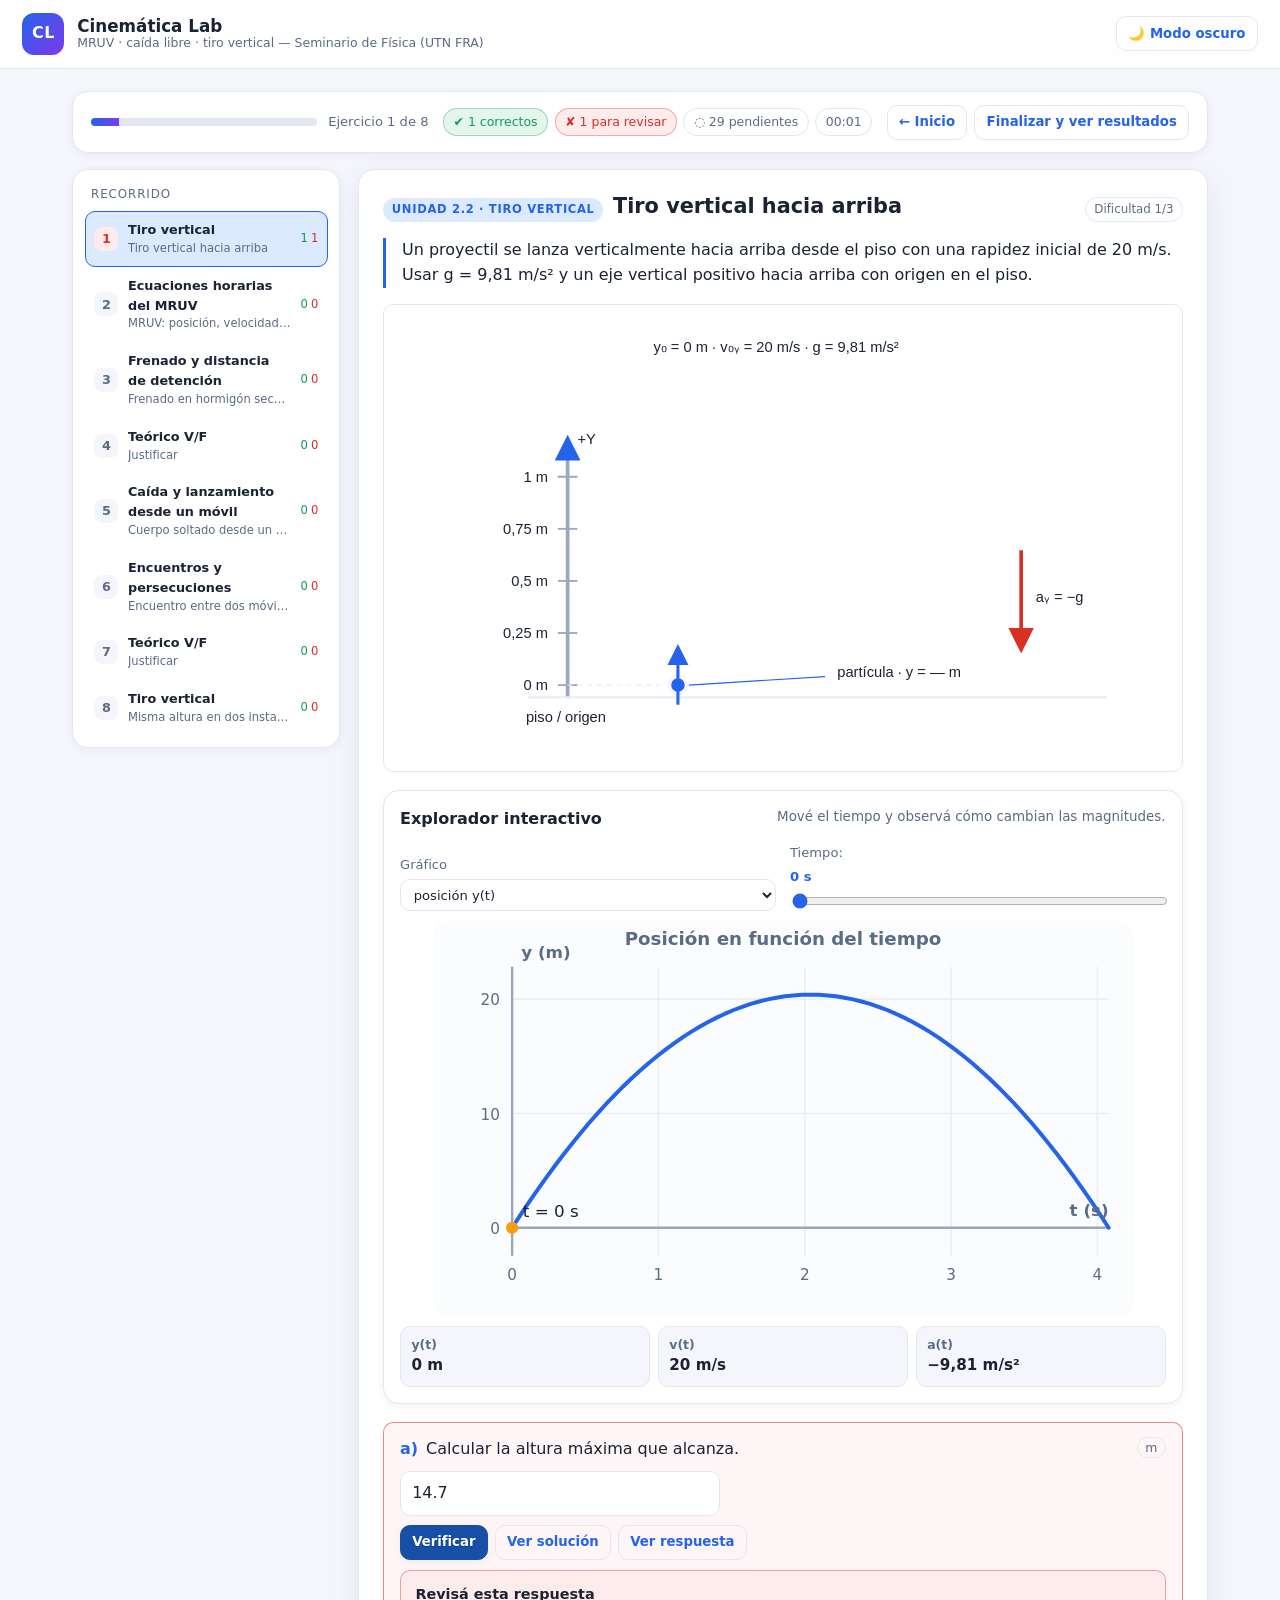
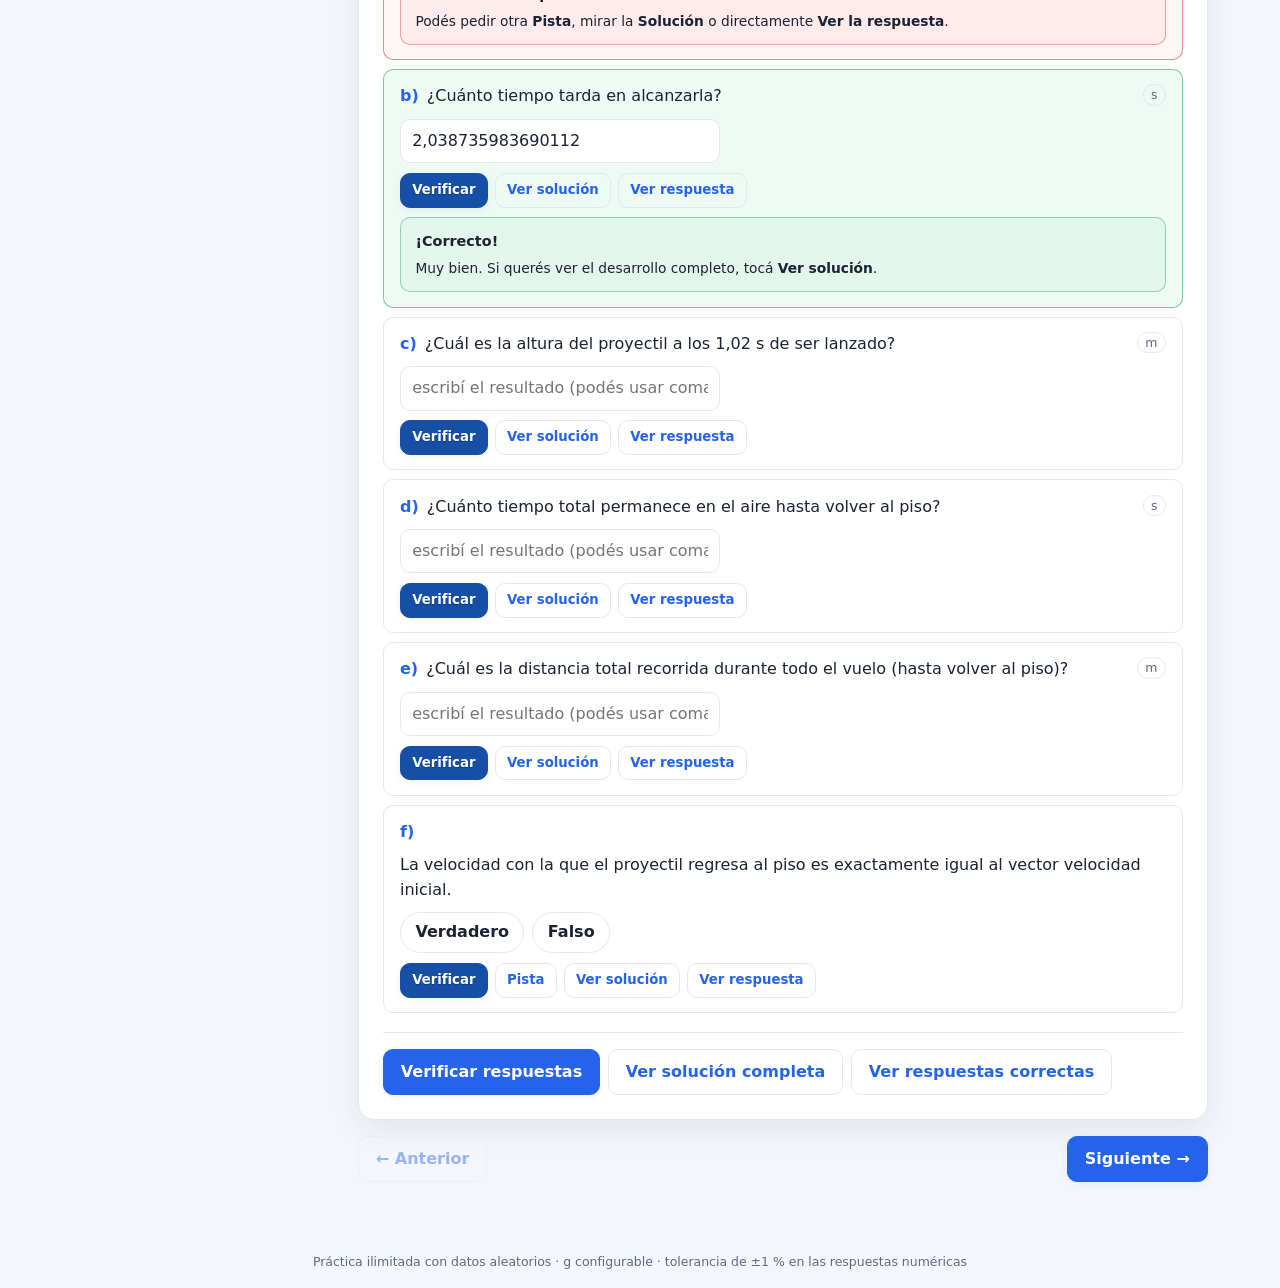
<file: CinematicaLab/tests/shot_practica.html>
<!DOCTYPE html>
<html lang="es" data-tema="claro">
<head>
<meta charset="utf-8">
<title>Captura · práctica</title>
<link rel="stylesheet" href="../assets/styles.css">
</head>
<body>
<header class="barra-app">
  <div class="marca">
    <span class="logo">CL</span>
    <div class="marca-texto"><b>Cinemática Lab</b><span>MRUV · caída libre · tiro vertical — Seminario de Física (UTN FRA)</span></div>
  </div>
  <div class="barra-derecha"><button class="btn fantasma chico" id="btn-tema">🌙 Modo oscuro</button></div>
</header>
<main class="contenedor">
  <section id="vista-inicio" class="vista activa"></section>
  <section id="vista-practica" class="vista"></section>
  <section id="vista-resultados" class="vista"></section>
  <section id="vista-teoria" class="vista"></section>
  <section id="vista-historial" class="vista"></section>
</main>
<footer class="pie-app"><span>Práctica ilimitada con datos aleatorios · g configurable · tolerancia de ±1 % en las respuestas numéricas</span></footer>
<script src="../js/core.js"></script>
<script src="../js/gen_horizontal.js"></script>
<script src="../js/gen_vertical.js"></script>
<script src="../js/gen_teorico.js"></script>
<script src="../js/sesion.js"></script>
<script src="../js/teoria.js"></script>
<script src="../js/ui.js"></script>
<script>
window.addEventListener('DOMContentLoaded', function () {
  var q = function (s) { return document.querySelector(s); };
  q('#cfg-problemas').value = '6';
  q('#cfg-teoricos').value = '2';
  q('#cfg-dif').value = 'auto';
  q('#cfg-g').value = '9.81';
  q('#cfg-semilla').value = '2026-10-05';
  Array.prototype.slice.call(document.querySelectorAll('#vista-inicio .tarjeta-cat')).forEach(function (c) {
    var cb = c.querySelector('input');
    cb.checked = ['horizontal', 'vertical', 'teorico'].indexOf(cb.value) >= 0;
  });
  q('#btn-empezar').click();
  var S = FIS.ui.state;
  /* elegir un ejercicio con varios incisos numéricos para la captura */
  var idx = 0;
  for (var i = 0; i < S.sesion.items.length; i++) {
    var item = S.sesion.items[i];
    if (item.tipo === 'problema' && item.contenido.incisos.filter(function (x) { return x.tipo === 'numero'; }).length >= 3) { idx = i; break; }
  }
  S.idx = idx;
  FIS.ui.renderPractica();
  var incisos = S.sesion.items[idx].contenido.incisos.filter(function (x) { return x.tipo === 'numero'; });
  /* el primero queda con error y devolución, el segundo correcto, el tercero con una pista */
  q('[data-inciso="' + incisos[0].id + '"]').value = String(FIS.round(incisos[0].valor * 0.72, 1));
  q('[data-inciso-box="' + incisos[0].id + '"] [data-accion="verificar"]').click();
  var cont = q('#item-actual');
  cont.querySelector('[data-inciso="' + incisos[1].id + '"]').value = String(incisos[1].valor).replace('.', ',');
  cont.querySelector('[data-inciso-box="' + incisos[1].id + '"] [data-accion="verificar"]').click();
  cont = q('#item-actual');
  var bPista = cont.querySelector('[data-inciso-box="' + incisos[2].id + '"] [data-accion="pista"]');
  if (bPista) bPista.click();
});
</script>
</body>
</html>
</file>
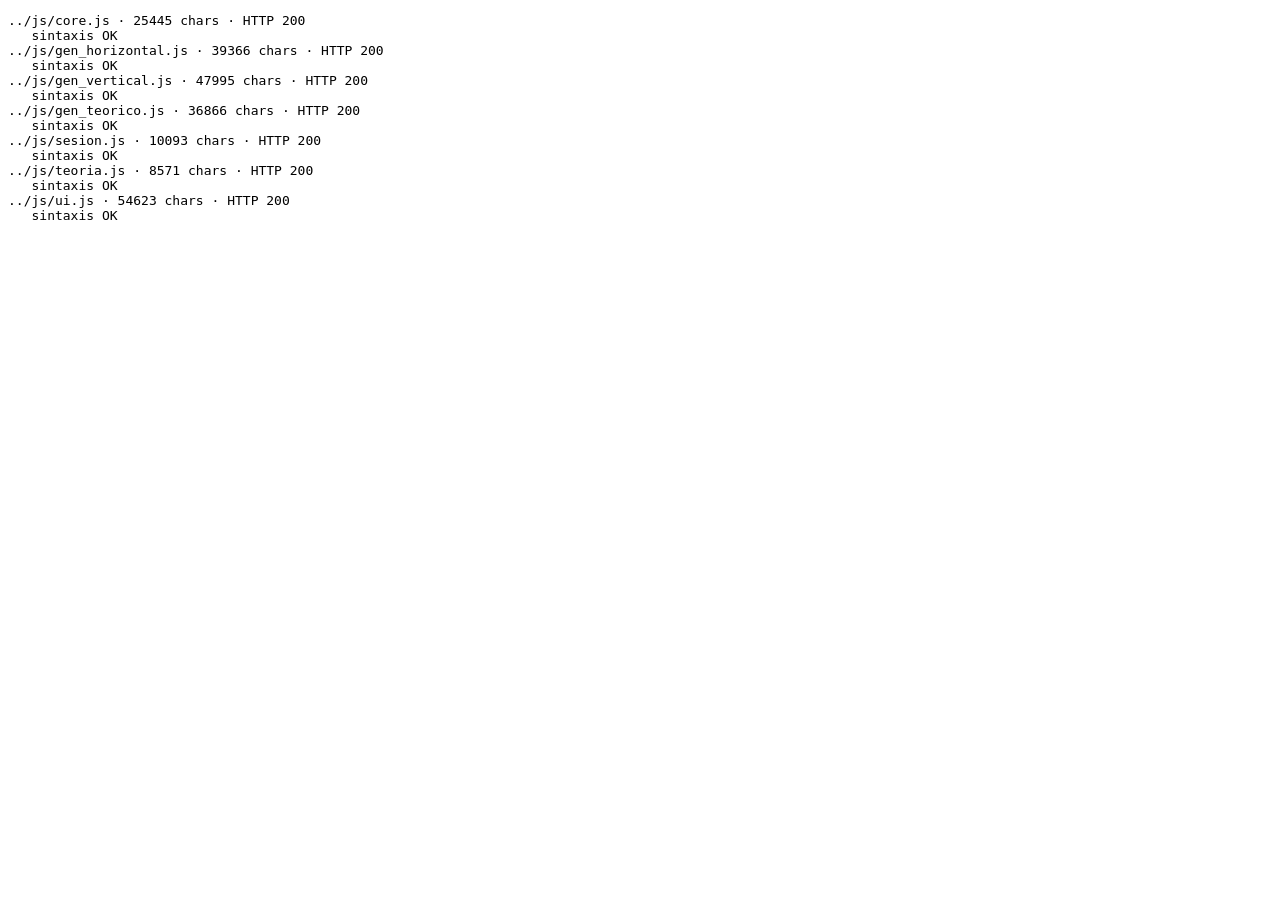
<file: CinematicaLab/tests/syntax.html>
<!DOCTYPE html>
<html lang="es"><head><meta charset="utf-8"><title>Sintaxis</title></head>
<body><pre id="s">…</pre>
<script>
var out = [];
var archivos = ['../js/core.js', '../js/gen_horizontal.js', '../js/gen_vertical.js', '../js/gen_teorico.js', '../js/sesion.js', '../js/teoria.js', '../js/ui.js'];
var i = 0;
function siguiente() {
  if (i >= archivos.length) { document.getElementById('s').textContent = out.join('\n'); return; }
  var url = archivos[i++];
  var xhr = new XMLHttpRequest();
  xhr.open('GET', url, false);
  try { xhr.send(null); } catch (e) { out.push(url + ' · no se pudo leer: ' + e.message); siguiente(); return; }
  var txt = xhr.responseText;
  out.push(url + ' · ' + txt.length + ' chars · HTTP ' + xhr.status);
  try {
    new Function(txt);
    out.push('   sintaxis OK');
  } catch (e2) {
    out.push('   ERROR DE SINTAXIS: ' + e2.message);
  }
  siguiente();
}
siguiente();
</script>
</body></html>
</file>
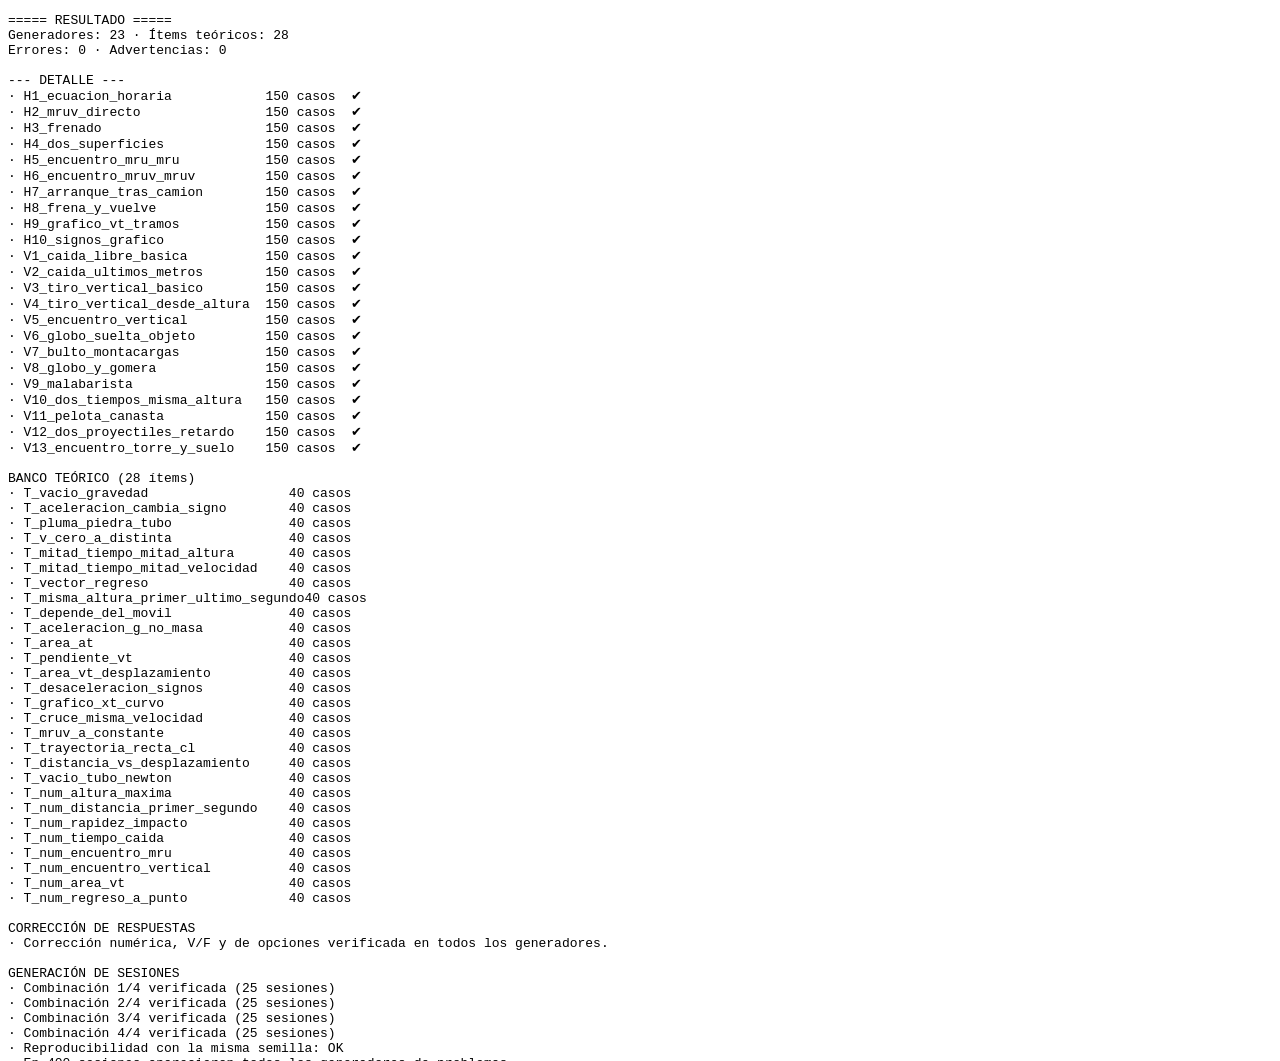
<file: CinematicaLab/tests/tests.html>
<!DOCTYPE html>
<html lang="es">
<head>
<meta charset="utf-8">
<title>Pruebas — Cinemática Lab</title>
</head>
<body>
<pre id="salida">EJECUTANDO…</pre>
<script src="../js/core.js"></script>
<script src="../js/gen_horizontal.js"></script>
<script src="../js/gen_vertical.js"></script>
<script src="../js/gen_teorico.js"></script>
<script src="../js/sesion.js"></script>
<script>
(function () {
  var FIS = window.FIS;
  var lineas = [], errores = [], advertencias = [];
  var N = 150;
  var g = 9.81;
  try {

  function log(s) { lineas.push(s); }
  function fallo(msj) { errores.push(msj); }
  function aviso(msj) { advertencias.push(msj); }

  function cerca(a, b, tol) {
    tol = tol || 1e-6;
    if (!isFinite(a) || !isFinite(b)) return false;
    return Math.abs(a - b) <= Math.max(tol, Math.abs(b) * tol);
  }
  function inc(prob, id) {
    var r = null;
    (prob.incisos || []).forEach(function (i) { if (i.id === id) r = i; });
    return r;
  }
  /** Verifica un inciso numérico contra el valor calculado independientemente */
  function chequearNum(prob, id, esperado, etiqueta, ctx) {
    var i = inc(prob, id);
    if (!i) { fallo(etiqueta + ': falta el inciso ' + id); return; }
    if (i.tipo !== 'numero') { fallo(etiqueta + ': el inciso ' + id + ' debería ser numérico'); return; }
    if (!cerca(i.valor, esperado, 1e-6)) {
      fallo(etiqueta + ' · inciso ' + id + ': valor declarado ' + i.valor + ' ≠ calculado ' + esperado + ' [' + JSON.stringify(ctx) + ']');
    }
    if (!isFinite(i.valor)) fallo(etiqueta + ' · inciso ' + id + ': valor no finito');
  }
  function chequearVF(prob, id, esperado, etiqueta, ctx) {
    var i = inc(prob, id);
    if (!i) { fallo(etiqueta + ': falta el inciso ' + id); return; }
    if (i.tipo !== 'vf') { fallo(etiqueta + ': el inciso ' + id + ' debería ser V/F'); return; }
    if (i.valor !== esperado) fallo(etiqueta + ' · inciso ' + id + ': V/F declarado ' + i.valor + ' ≠ esperado ' + esperado + ' [' + JSON.stringify(ctx) + ']');
  }
  function chequearOpc(prob, id, esperado, etiqueta, ctx) {
    var i = inc(prob, id);
    if (!i || i.tipo !== 'opcion') { fallo(etiqueta + ': falta el inciso de opción ' + id); return; }
    if (i.correcto !== esperado) fallo(etiqueta + ' · inciso ' + id + ': opción declarada ' + i.correcto + ' ≠ esperada ' + esperado + ' [' + JSON.stringify(ctx) + ']');
  }

  /* ============ verificadores por generador (física independiente) ============ */
  var V = {

    H1_ecuacion_horaria: function (p, d) {
      var tDet = -d.v0 / d.a;
      var x = function (t) { return d.x0 + d.v0 * t + 0.5 * d.a * t * t; };
      chequearNum(p, 'a', tDet, 'H1', d);
      chequearNum(p, 'b', x(d.t1), 'H1', d);
      chequearNum(p, 'c', x(d.t2) - d.x0, 'H1', d);
      var dist = Math.abs(x(tDet) - d.x0) + Math.abs(x(d.t2) - x(tDet));
      chequearNum(p, 'd', dist, 'H1', d);
      chequearVF(p, 'e', d.t2 > tDet, 'H1', d);
    },

    H2_mruv_directo: function (p, d) {
      chequearNum(p, 'a', d.x0 + d.v0 * d.t + 0.5 * d.a * d.t * d.t, 'H2', d);
      chequearNum(p, 'b', d.v0 + d.a * d.t, 'H2', d);
      chequearNum(p, 'c', d.x0 + (d.vf * d.vf - d.v0 * d.v0) / (2 * d.a), 'H2', d);
    },

    H3_frenado: function (p, d) {
      var v0 = d.kmh / 3.6;
      chequearNum(p, 'a', v0, 'H3', d);
      chequearNum(p, 'b', v0 / d.aStop, 'H3', d);
      chequearNum(p, 'c', v0 * v0 / (2 * d.aStop), 'H3', d);
      chequearNum(p, 'd', v0 * d.reaccion + v0 * v0 / (2 * d.aStop), 'H3', d);
    },

    H4_dos_superficies: function (p, d) {
      chequearNum(p, 'a', d.v0 * d.v0 / (2 * d.aSeco), 'H4', d);
      chequearNum(p, 'b', d.v0 * d.v0 / (2 * d.aHum), 'H4', d);
      chequearNum(p, 'c', d.v0 * d.v0 / (2 * d.aHum) - d.v0 * d.v0 / (2 * d.aSeco), 'H4', d);
      chequearNum(p, 'd', d.v0 * d.tr + d.v0 * d.v0 / (2 * d.aSeco), 'H4', d);
    },

    H5_encuentro_mru_mru: function (p, d) {
      var t = d.persecucion ? d.d0 / (d.vB - d.vA) : d.d0 / (d.vA + d.vB);
      chequearNum(p, 'a', t, 'H5', d);
      var x1 = d.persecucion ? d.vB * t : d.vA * t;
      chequearNum(p, 'b', x1, 'H5', d);
      chequearNum(p, 'c', d.persecucion ? d.vB * t : d.vA * t, 'H5', d);
      chequearNum(p, 'd', d.persecucion ? d.vA * t : d.vB * t, 'H5', d);
      chequearVF(p, 'e', t < Math.round(t * 2), 'H5', d);
      if (d.persecucion && d.vB <= d.vA) fallo('H5: persecución sin alcance ' + JSON.stringify(d));
      if (!d.persecucion && t <= 0) fallo('H5: tiempo no positivo ' + JSON.stringify(d));
    },

    H6_encuentro_mruv_mruv: function (p, d) {
      var A = 0.5 * (d.aA - d.aB), B = (d.vA - d.vB), C = d.d0;
      var disc = B * B - 4 * A * C;
      if (disc < 0) { fallo('H6: sin raíces reales ' + JSON.stringify(d)); return; }
      var t = (-B + Math.sqrt(disc)) / (2 * A);
      if (!(t > 0)) t = (-B - Math.sqrt(disc)) / (2 * A);
      if (!(t > 0)) { fallo('H6: sin raíz positiva ' + JSON.stringify(d)); return; }
      chequearNum(p, 'a', t, 'H6', d);
      chequearNum(p, 'b', d.vB * t + 0.5 * d.aB * t * t, 'H6', d);
      chequearNum(p, 'c', d.vB + d.aB * t, 'H6', d);
      chequearNum(p, 'd', d.vA + d.aA * t, 'H6', d);
      chequearVF(p, 'e', (d.vB + d.aB * t) > (d.vA + d.aA * t), 'H6', d);
    },

    H7_arranque_tras_camion: function (p, d) {
      var A = 0.5 * d.a, B = -d.vC, C = -d.vC * d.retardo;
      var disc = B * B - 4 * A * C;
      var t = (-B + Math.sqrt(disc)) / (2 * A);
      if (!(t > 0)) { fallo('H7: sin raíz positiva ' + JSON.stringify(d)); return; }
      chequearNum(p, 'a', t, 'H7', d);
      chequearNum(p, 'b', 0.5 * d.a * t * t, 'H7', d);
      chequearNum(p, 'c', d.a * t, 'H7', d);
    },

    H8_frena_y_vuelve: function (p, d) {
      chequearNum(p, 'a', d.v0 / d.a, 'H8', d);
      chequearNum(p, 'b', d.v0 * d.v0 / (2 * d.a), 'H8', d);
      chequearNum(p, 'c', 2 * d.v0 / d.a, 'H8', d);
      var dPos = d.v0 * d.t1 - 0.5 * d.a * d.t1 * d.t1;
      var dPos2 = d.v0 * d.t2 - 0.5 * d.a * d.t2 * d.t2;
      if (!cerca(dPos, dPos2, 1e-6)) fallo('H8: los dos instantes no dan la misma posición ' + JSON.stringify(d));
      chequearNum(p, 'd', d.t1, 'H8', d);
      chequearNum(p, 'e', d.t2, 'H8', d);
      var dMax = d.v0 * d.v0 / (2 * d.a);
      chequearNum(p, 'f', dMax > d.lejos ? 1 : 0, 'H8', d);
    },

    H9_grafico_vt_tramos: function (p, d) {
      var tr = d.tramos, area = 0, dist = 0;
      tr.forEach(function (s) {
        var a = 0.5 * (s.v0 + s.v1) * (s.t1 - s.t0);
        area += a; dist += Math.abs(a);
      });
      chequearNum(p, 'a', area, 'H9', d);
      chequearNum(p, 'b', dist, 'H9', d);
      var ult = tr[tr.length - 1];
      chequearNum(p, 'c', (ult.v1 - ult.v0) / (ult.t1 - ult.t0), 'H9', d);
      chequearNum(p, 'd', d.t3, 'H9', d);
      chequearVF(p, 'e', (ult.v1 < 0 && (ult.v1 - ult.v0) < 0) || (ult.v1 > 0 && (ult.v1 - ult.v0) > 0), 'H9', d);
      if (area <= 0 && dist <= 0) fallo('H9: áreas nulas ' + JSON.stringify(d));
    },

    H10_signos_grafico: function (p, d) {
      chequearOpc(p, 'a', d.x0 > 0 ? 0 : d.x0 < 0 ? 1 : 2, 'H10', d);
      chequearOpc(p, 'b', d.v0 > 0 ? 0 : d.v0 < 0 ? 1 : 2, 'H10', d);
      chequearOpc(p, 'c', d.a > 0 ? 0 : d.a < 0 ? 1 : 2, 'H10', d);
      chequearOpc(p, 'd', (d.v0 * d.a) > 0 ? 0 : 1, 'H10', d);
    },

    V1_caida_libre_basica: function (p, d, gg) {
      var tF = Math.sqrt(2 * d.H / gg), vF = Math.sqrt(2 * gg * d.H);
      chequearNum(p, 'a', tF, 'V1', d);
      chequearNum(p, 'b', vF, 'V1', d);
      chequearNum(p, 'c', d.H - 0.5 * gg * d.t1 * d.t1, 'V1', d);
      chequearNum(p, 'd', gg * d.t1, 'V1', d);
    },

    V2_caida_ultimos_metros: function (p, d, gg) {
      var tF = Math.sqrt(2 * d.H / gg);
      chequearNum(p, 'a', tF, 'V2', d);
      chequearNum(p, 'b', 0.5 * gg * (2 * tF - 1), 'V2', d);
      chequearNum(p, 'c', tF - Math.sqrt(2 * (d.H - d.dUlt) / gg), 'V2', d);
      if (d.dUlt >= d.H) fallo('V2: dUlt >= H ' + JSON.stringify(d));
    },

    V3_tiro_vertical_basico: function (p, d, gg) {
      var hMax = d.v0 * d.v0 / (2 * gg), tSub = d.v0 / gg;
      chequearNum(p, 'a', hMax, 'V3', d);
      chequearNum(p, 'b', tSub, 'V3', d);
      chequearNum(p, 'c', d.v0 * d.t1 - 0.5 * gg * d.t1 * d.t1, 'V3', d);
      chequearNum(p, 'd', 2 * tSub, 'V3', d);
      chequearNum(p, 'e', 2 * hMax, 'V3', d);
      chequearVF(p, 'f', false, 'V3', d);
    },

    V4_tiro_vertical_desde_altura: function (p, d, gg) {
      var hRel = d.v0 * d.v0 / (2 * gg);
      chequearNum(p, 'a', d.H + hRel, 'V4', d);
      chequearNum(p, 'b', 2 * d.v0 / gg, 'V4', d);
      var tSuelo = (d.v0 + Math.sqrt(d.v0 * d.v0 + 2 * gg * d.H)) / gg;
      chequearNum(p, 'c', tSuelo, 'V4', d);
      chequearNum(p, 'd', Math.sqrt(d.v0 * d.v0 + 2 * gg * d.H), 'V4', d);
      chequearNum(p, 'e', 2 * hRel + d.H, 'V4', d);
      if (!(tSuelo > 2 * d.v0 / gg)) fallo('V4: el tiempo al suelo debe superar el regreso ' + JSON.stringify(d));
    },

    V5_encuentro_vertical: function (p, d, gg) {
      var t = d.H / (d.v1 + d.v2);
      var y = d.v1 * t - 0.5 * gg * t * t;
      chequearNum(p, 'a', t, 'V5', d);
      chequearNum(p, 'b', y, 'V5', d);
      chequearNum(p, 'c', Math.abs(d.v1 - gg * t), 'V5', d);
      chequearNum(p, 'd', Math.abs(d.v2 + gg * t), 'V5', d);
      if (!(y > 0 && y < d.H)) fallo('V5: cruce fuera del intervalo físico ' + JSON.stringify(d));
    },

    V6_globo_suelta_objeto: function (p, d, gg) {
      var v0y = d.sube ? d.vB : -d.vB;
      chequearNum(p, 'a', v0y, 'V6', d);
      chequearNum(p, 'b', d.sube ? d.H + d.vB * d.vB / (2 * gg) : d.H, 'V6', d);
      var tS = (-v0y + Math.sqrt(v0y * v0y + 2 * gg * d.H)) / gg;
      chequearNum(p, 'c', tS, 'V6', d);
      chequearNum(p, 'd', Math.sqrt(v0y * v0y + 2 * gg * d.H), 'V6', d);
      chequearNum(p, 'e', d.sube ? 2 * d.vB * d.vB / (2 * gg) + d.H : d.H, 'V6', d);
    },

    V7_bulto_montacargas: function (p, d, gg) {
      chequearNum(p, 'a', d.v / gg, 'V7', d);
      var H = 0.5 * gg * d.tCaida * d.tCaida - d.v * d.tCaida;
      chequearNum(p, 'b', H, 'V7', d);
      chequearNum(p, 'c', H + d.v * 0.25 - 0.5 * gg * 0.0625, 'V7', d);
      chequearNum(p, 'd', H + d.v * d.v / gg, 'V7', d);
      if (!(H > 0)) fallo('V7: altura negativa ' + JSON.stringify(d));
    },

    V8_globo_y_gomera: function (p, d, gg) {
      var A = 0.5 * gg, B = d.vb - d.v0, C = d.h0 - d.h1;
      var disc = B * B - 4 * A * C;
      if (disc <= 0) { fallo('V8: sin dos raíces ' + JSON.stringify(d)); return; }
      var t1 = (-B - Math.sqrt(disc)) / (2 * A), t2 = (-B + Math.sqrt(disc)) / (2 * A);
      chequearNum(p, 'a', t1, 'V8', d);
      chequearNum(p, 'b', d.h0 + d.vb * t1, 'V8', d);
      chequearNum(p, 'c', d.v0 - gg * t1, 'V8', d);
      chequearNum(p, 'd', t2, 'V8', d);
      chequearNum(p, 'e', d.h0 + d.vb * t2, 'V8', d);
      if (!(t1 > 0 && t2 > t1)) fallo('V8: raíces no válidas ' + JSON.stringify(d));
    },

    V9_malabarista: function (p, d, gg) {
      var v0 = Math.sqrt(2 * gg * d.h), T = v0 / gg;
      chequearNum(p, 'a', v0, 'V9', d);
      chequearNum(p, 'b', T, 'V9', d);
      chequearNum(p, 'c', 0.5 * T, 'V9', d);
      chequearNum(p, 'd', 0.75 * d.h, 'V9', d);
    },

    V10_dos_tiempos_misma_altura: function (p, d, gg) {
      var vP = 0.5 * gg * (d.t1 + d.t2);
      chequearNum(p, 'a', vP, 'V10', d);
      chequearNum(p, 'b', vP * d.t1 - 0.5 * gg * d.t1 * d.t1, 'V10', d);
      chequearNum(p, 'c', vP * vP / (2 * gg), 'V10', d);
      chequearVF(p, 'd', false, 'V10', d);
    },

    V11_pelota_canasta: function (p, d, gg) {
      var t = Math.sqrt(2 * (d.H - d.hCanasta) / gg);
      chequearNum(p, 'a', t, 'V11', d);
      chequearNum(p, 'b', d.v * t, 'V11', d);
      chequearNum(p, 'c', d.v * t, 'V11', d);
      chequearVF(p, 'd', true, 'V11', d);
    },

    V12_dos_proyectiles_retardo: function (p, d) {
      var gg = 10;
      var tTotal = 0.5 * gg * d.delta * d.delta / (gg * d.delta - d.v1);
      chequearNum(p, 'a', tTotal - d.delta, 'V12', d);
      chequearNum(p, 'b', d.v1 * tTotal - 0.5 * gg * tTotal * tTotal, 'V12', d);
      chequearVF(p, 'c', (d.v1 - gg * tTotal) < 0, 'V12', d);
      if (!(gg * d.delta - d.v1 > 0)) fallo('V12: denominador no positivo ' + JSON.stringify(d));
      if (!(tTotal > d.delta)) fallo('V12: el cruce ocurre antes de soltar el segundo ' + JSON.stringify(d));
    },

    V13_encuentro_torre_y_suelo: function (p, d, gg) {
      var t = d.H / (d.v2 - d.v1);
      var y = d.v2 * t - 0.5 * gg * t * t;
      chequearNum(p, 'a', 1, 'V13', d);
      chequearNum(p, 'b', t, 'V13', d);
      chequearNum(p, 'c', y, 'V13', d);
      var hT = d.H + d.v1 * d.v1 / (2 * gg), hS = d.v2 * d.v2 / (2 * gg);
      chequearOpc(p, 'd', hS > hT ? 0 : 1, 'V13', d);
      if (!(y > 0 && y < d.H)) fallo('V13: cruce fuera del rango físico ' + JSON.stringify(d));
      if (!(d.v2 > d.v1)) fallo('V13: v2 debe superar a v1 ' + JSON.stringify(d));
    }
  };

  /* ================================ Ejecución ================================ */
  var gVar = { g: g };
  FIS.generadores.forEach(function (gen) {
    var verificador = V[gen.id];
    if (!verificador) { aviso('Sin verificador para ' + gen.id); }
    var n = 0, fallosAntes = errores.length;
    for (var i = 0; i < N; i++) {
      var r = FIS.makeRng(1000 + i * 7919);
      var p;
      try { p = gen.gen(r, g); } catch (e) {
        fallo(gen.id + ' (semilla ' + (1000 + i * 7919) + '): excepción ' + e.message);
        continue;
      }
      if (!p || !p.enunciado || !p.incisos || !p.incisos.length) { fallo(gen.id + ': problema incompleto'); continue; }
      p.incisos.forEach(function (x) {
        if (!x.consigna) fallo(gen.id + ': inciso sin consigna');
        if (x.tipo === 'numero' && (typeof x.valor !== 'number' || !isFinite(x.valor))) fallo(gen.id + ': inciso numérico sin valor finito (' + x.id + ')');
        if (x.tipo === 'vf' && typeof x.valor !== 'boolean') fallo(gen.id + ': inciso V/F sin valor booleano (' + x.id + ')');
        if (x.tipo === 'opcion' && (x.correcto < 0 || x.correcto >= x.opciones.length)) fallo(gen.id + ': opción correcta fuera de rango (' + x.id + ')');
        if (x.tipo === 'texto' && (!x.rubrica || !x.rubrica.conceptos.length)) fallo(gen.id + ': inciso de texto sin rúbrica');
        if (x.solucion && !x.solucion.length) aviso(gen.id + ': inciso ' + x.id + ' con solución vacía');
        if (!x.solucion) aviso(gen.id + ': inciso ' + x.id + ' sin resolución paso a paso');
      });
      if (verificador && p.datos) {
        try { verificador(p, p.datos, g); } catch (e2) { fallo(gen.id + ': verificador lanzó excepción ' + e2.message); }
      }
      n++;
    }
    log('· ' + gen.id.padEnd(30, ' ') + ' ' + n + ' casos' + (errores.length > fallosAntes ? '  ⚠ ' + (errores.length - fallosAntes) + ' fallos' : '  ✔'));
  });

  /* ------------------------- Banco teórico ---------------------------------- */
  log('');
  log('BANCO TEÓRICO (' + FIS.bancoTeorico.length + ' ítems)');
  FIS.bancoTeorico.forEach(function (t) {
    var n = 0;
    for (var i = 0; i < 40; i++) {
      var r = FIS.makeRng(500 + i * 104729);
      var c;
      try { c = t.gen(r, g); } catch (e) { fallo(t.id + ': excepción ' + e.message); continue; }
      if (!c.afirmacion) fallo(t.id + ': sin afirmación');
      if (!c.justificacion) fallo(t.id + ': sin justificación modelo');
      if (!c.rubrica || !c.rubrica.conceptos || !c.rubrica.conceptos.length) fallo(t.id + ': sin rúbrica');
      if (c.tipo !== 'texto' && typeof c.valor !== 'boolean') fallo(t.id + ': V/F sin valor booleano');
      /* la rúbrica debe reconocer su propia justificación modelo */
      var corr = FIS.corregirTexto(c.justificacion, c.rubrica);
      if (corr.puntaje < 0.75) {
        fallo(t.id + ': la rúbrica sólo reconoce ' + Math.round(corr.puntaje * 100) + '% de su propia justificación modelo · faltantes: ' + corr.faltantes.join(' | '));
      }
      /* un texto vacío no debe aprobar */
      var vacio = FIS.corregirTexto('no se', c.rubrica);
      if (vacio.puntaje > 0.4) fallo(t.id + ': un texto irrelevante obtiene ' + Math.round(vacio.puntaje * 100) + '%');
      n++;
    }
    log('· ' + t.id.padEnd(34, ' ') + n + ' casos');
  });

  /* --------------------- Corrección de respuestas --------------------------- */
  log('');
  log('CORRECCIÓN DE RESPUESTAS');
  FIS.generadores.forEach(function (gen) {
    for (var i = 0; i < 20; i++) {
      var p = gen.gen(FIS.makeRng(31337 + i * 97), g);
      p.incisos.forEach(function (x) {
        if (x.tipo === 'numero') {
          var okExacto = FIS.corregirInciso(x, String(x.valor));
          if (okExacto.estado !== 'ok') fallo(gen.id + ': la respuesta correcta ' + x.valor + ' no fue aceptada (inciso ' + x.id + ')');
          var okComa = FIS.corregirInciso(x, String(x.valor).replace('.', ',') + ' ' + (x.unidad || ''));
          if (okComa.estado !== 'ok') fallo(gen.id + ': no acepta coma decimal o unidad en el inciso ' + x.id);
          if (Math.abs(x.valor) > 1) {
            /* un valor claramente fuera de tolerancia en cualquier caso */
            var okMal = FIS.corregirInciso(x, String(x.valor * 2 + 3.7));
            if (okMal.estado === 'ok') fallo(gen.id + ': acepta como válido un valor incorrecto en el inciso ' + x.id);
          }
        }
        if (x.tipo === 'vf') {
          if (FIS.corregirInciso(x, x.valor ? 'V' : 'F').estado !== 'ok') fallo(gen.id + ': V/F correcto rechazado (' + x.id + ')');
          if (FIS.corregirInciso(x, x.valor ? 'F' : 'V').estado !== 'mal') fallo(gen.id + ': V/F incorrecto aceptado (' + x.id + ')');
        }
        if (x.tipo === 'opcion') {
          if (FIS.corregirInciso(x, String(x.correcto)).estado !== 'ok') fallo(gen.id + ': opción correcta rechazada (' + x.id + ')');
          var otro = (x.correcto + 1) % x.opciones.length;
          if (FIS.corregirInciso(x, String(otro)).estado !== 'mal') fallo(gen.id + ': opción incorrecta aceptada (' + x.id + ')');
        }
      });
    }
  });
  log('· Corrección numérica, V/F y de opciones verificada en todos los generadores.');

  /* --------------------- Sesiones aleatorias -------------------------------- */
  log('');
  log('GENERACIÓN DE SESIONES');
  var combos = [
    { categorias: ['horizontal'], nProblemas: 8, nTeoricos: 0, dif: 'auto' },
    { categorias: ['vertical'], nProblemas: 8, nTeoricos: 0, dif: 2 },
    { categorias: ['horizontal', 'vertical', 'teorico'], nProblemas: 10, nTeoricos: 3, dif: 3 },
    { categorias: ['teorico'], nProblemas: 0, nTeoricos: 5, dif: 1 }
  ];
  combos.forEach(function (cfg, ci) {
    for (var i = 0; i < 25; i++) {
      cfg.seed = 777 + i * 31 + ci * 13;
      cfg.g = g;
      var s = FIS.crearSesion(cfg);
      var esperado = cfg.nProblemas + cfg.nTeoricos;
      if (s.items.length !== esperado) fallo('Sesión ' + JSON.stringify(cfg) + ': se esperaban ' + esperado + ' ítems y hay ' + s.items.length);
      if (cfg.categorias.indexOf('horizontal') < 0 && cfg.categorias.indexOf('vertical') < 0) {
        var hayProblema = s.items.some(function (it) { return it.tipo === 'problema'; });
        if (hayProblema && cfg.nProblemas === 0) fallo('Sesión teórica con problemas inesperados');
      }
    }
    log('· Combinación ' + (ci + 1) + '/' + combos.length + ' verificada (25 sesiones)');
  });

  /* --------------------- Reproducibilidad ----------------------------------- */
  var a1 = FIS.crearSesion({ categorias: ['horizontal', 'vertical', 'teorico'], nProblemas: 6, nTeoricos: 2, dif: 'auto', g: 9.81, seed: 424242 });
  var a2 = FIS.crearSesion({ categorias: ['horizontal', 'vertical', 'teorico'], nProblemas: 6, nTeoricos: 2, dif: 'auto', g: 9.81, seed: 424242 });
  if (JSON.stringify(a1.items.map(function (i) { return i.genId; })) !== JSON.stringify(a2.items.map(function (i) { return i.genId; }))) {
    fallo('La misma semilla genera sesiones distintas');
  } else {
    log('· Reproducibilidad con la misma semilla: OK');
  }

  /* --------------------- Variedad ------------------------------------------ */
  var vistos = {};
  for (var k = 0; k < 400; k++) {
    var s2 = FIS.crearSesion({ categorias: ['horizontal', 'vertical'], nProblemas: 4, nTeoricos: 0, dif: 'auto', g: g, seed: 9000 + k * 17 });
    s2.items.forEach(function (it) { vistos[it.genId] = (vistos[it.genId] || 0) + 1; });
  }
  var sinUsar = FIS.generadores.filter(function (gen) {
    return (gen.cat === 'horizontal' || gen.cat === 'vertical' || gen.cat === 'mixto') && !vistos[gen.id];
  }).map(function (gen) { return gen.id; });
  if (sinUsar.length) aviso('Generadores nunca elegidos en 400 sesiones: ' + sinUsar.join(', '));
  else log('· En 400 sesiones aparecieron todos los generadores de problemas.');

  /* --------------------- Resumen ------------------------------------------- */
  var salida = [];
  salida.push('===== RESULTADO =====');
  salida.push('Generadores: ' + FIS.generadores.length + ' · Ítems teóricos: ' + FIS.bancoTeorico.length);
  salida.push('Errores: ' + errores.length + ' · Advertencias: ' + advertencias.length);
  salida.push('');
  if (errores.length) {
    salida.push('--- ERRORES ---');
    errores.slice(0, 400).forEach(function (e) { salida.push('[' + (errores.indexOf(e) + 1) + '] ' + e); });
    salida.push('');
  }
  if (advertencias.length) {
    salida.push('--- ADVERTENCIAS ---');
    advertencias.slice(0, 40).forEach(function (a) { salida.push('· ' + a); });
    salida.push('');
  }
  salida.push('--- DETALLE ---');
  document.getElementById('salida').textContent = salida.concat(lineas).join('\n');
  } catch (err) {
    document.getElementById('salida').textContent = 'EXCEPCIÓN EN LAS PRUEBAS: ' + err.message + '\n' + (err.stack || '');
  }
})();
</script>
</body>
</html>
</file>
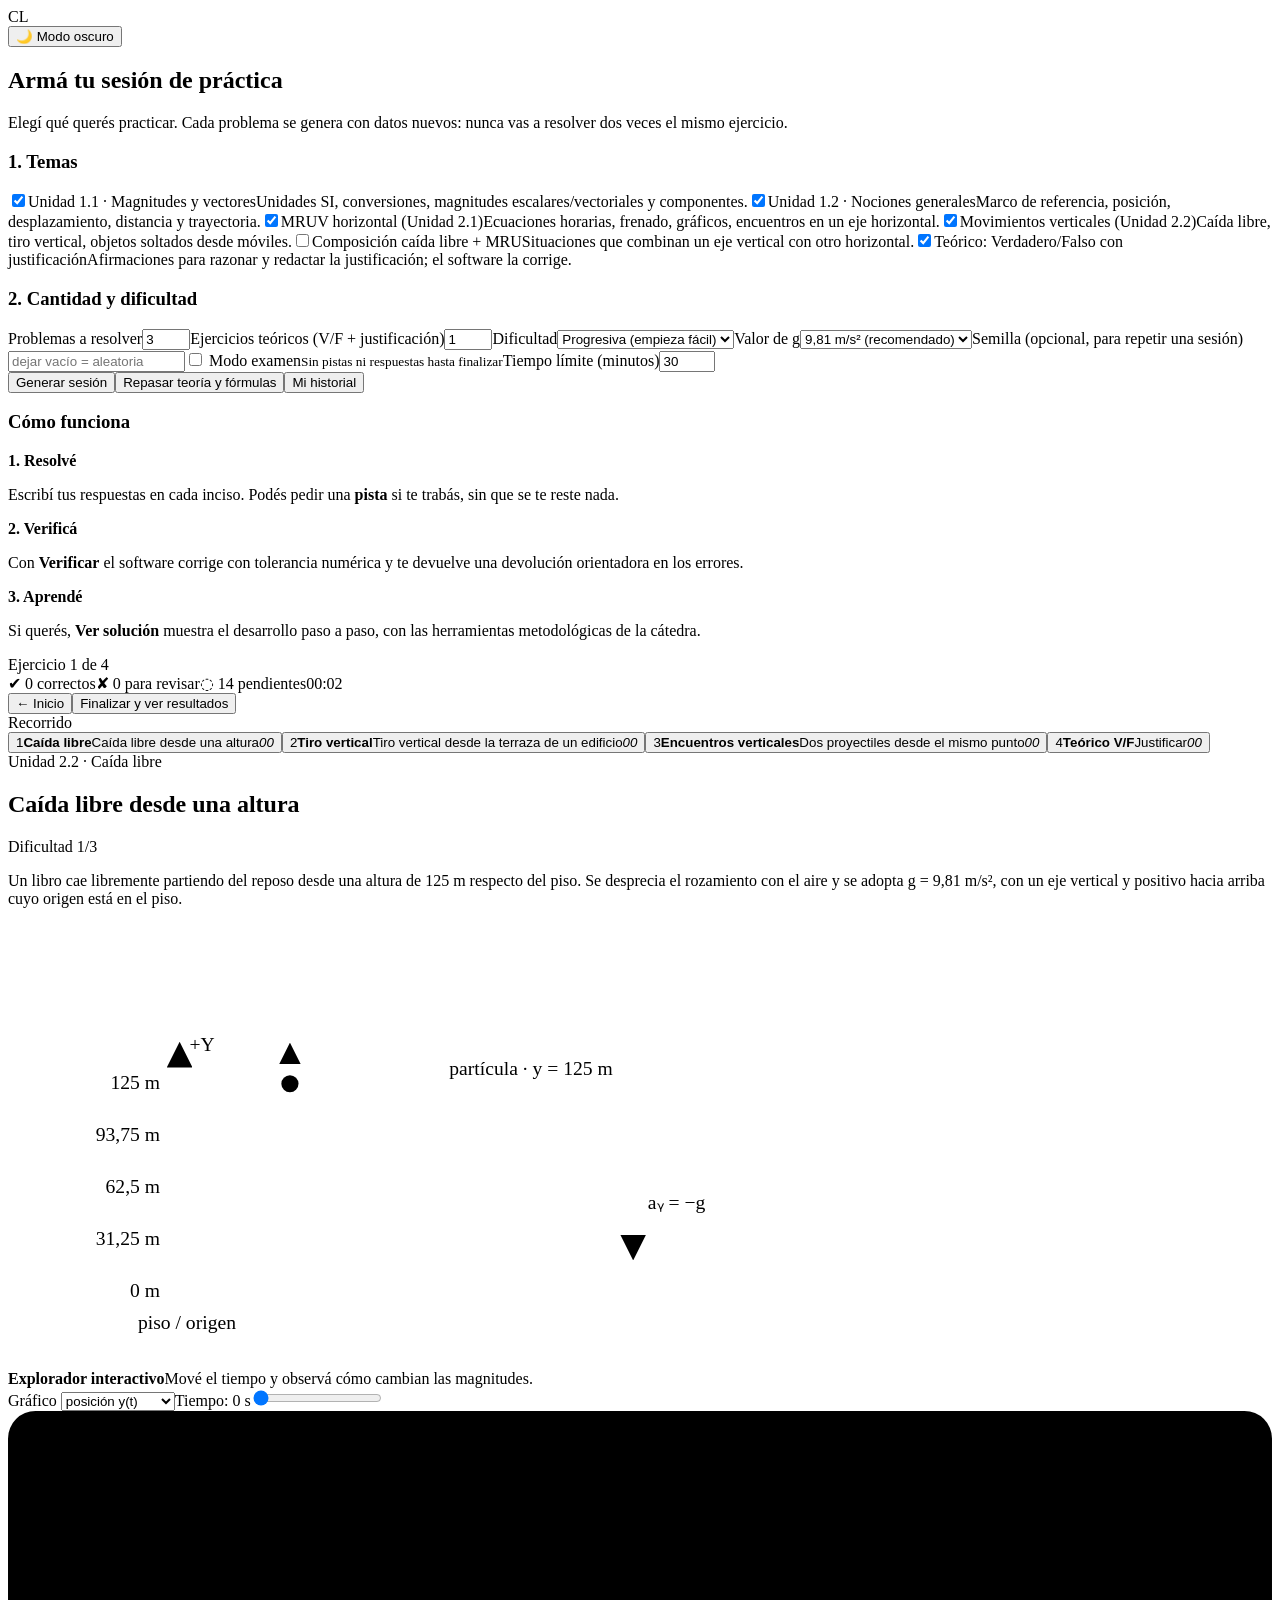
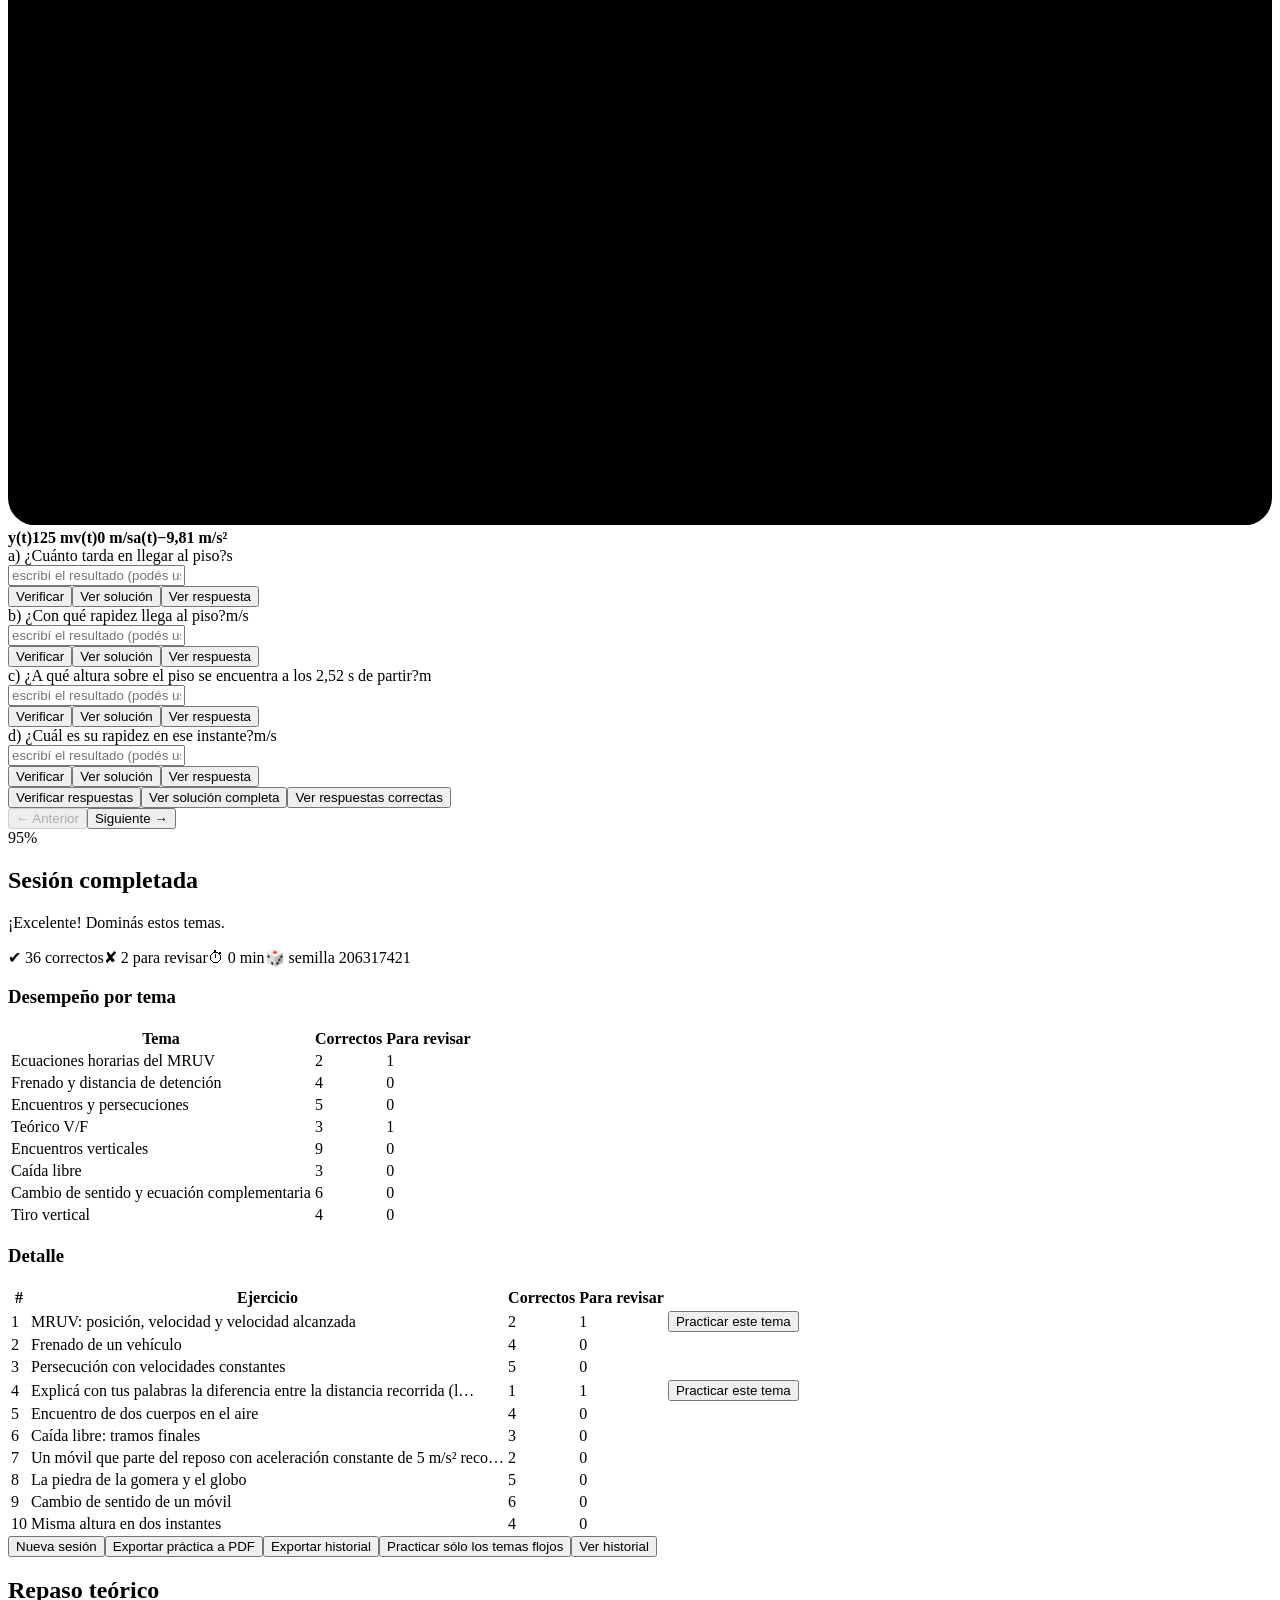
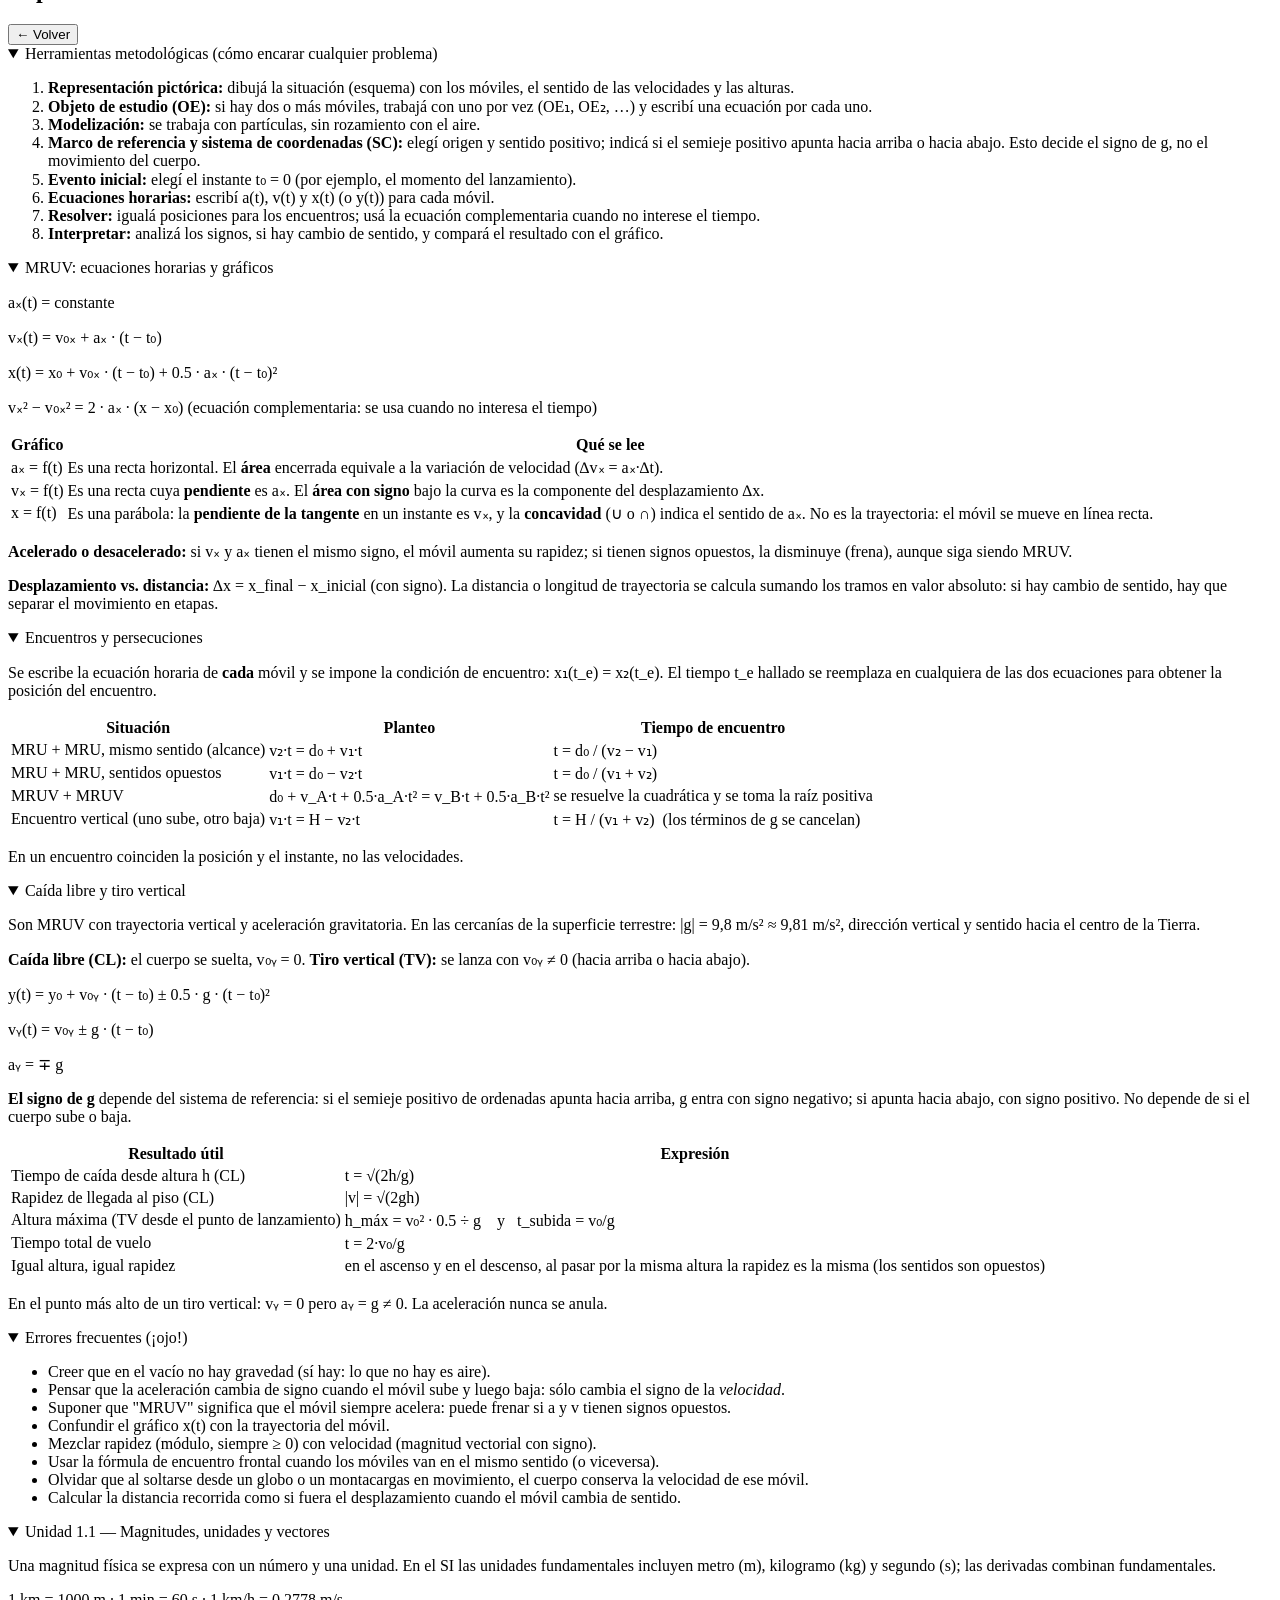
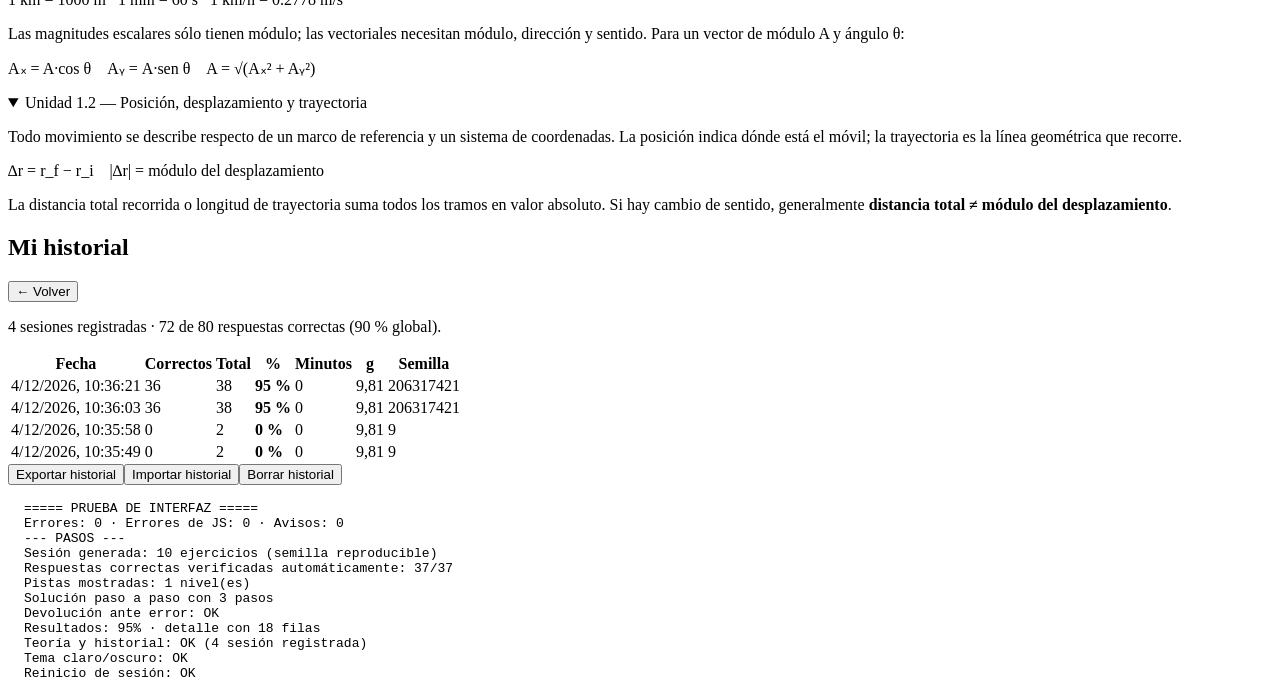
<file: CinematicaLab/tests/ui.html>
<!DOCTYPE html>
<html lang="es" data-tema="claro">
<head><meta charset="utf-8"><title>Prueba de interfaz</title></head>
<body>
<header class="barra-app">
  <div class="marca"><span class="logo">CL</span></div>
  <button class="btn fantasma chico" id="btn-tema">🌙 Modo oscuro</button>
</header>
<main class="contenedor">
  <section id="vista-inicio" class="vista activa"></section>
  <section id="vista-practica" class="vista"></section>
  <section id="vista-resultados" class="vista"></section>
  <section id="vista-teoria" class="vista"></section>
  <section id="vista-historial" class="vista"></section>
</main>
<pre id="informe" style="margin:1rem">…</pre>

<script src="../js/core.js"></script>
<script src="../js/gen_horizontal.js"></script>
<script src="../js/gen_vertical.js"></script>
<script src="../js/gen_teorico.js"></script>
<script src="../js/sesion.js"></script>
<script src="../js/teoria.js"></script>
<script src="../js/ui.js"></script>
<script>
window.addEventListener('DOMContentLoaded', function () {
  var out = [], errores = [], avisos = [];
  var erroresJS = [];
  window.onerror = function (m, u, l) { erroresJS.push(m + ' (línea ' + l + ')'); return false; };
  function q(s) { return document.querySelector(s); }
  function qa(s) { return Array.prototype.slice.call(document.querySelectorAll(s)); }
  function comprobar(cond, msj) { if (!cond) errores.push(msj); return !!cond; }

  try {
    /* ---------- 1. Configurar y generar la sesión desde la interfaz ---------- */
    q('#cfg-problemas').value = '8';
    q('#cfg-teoricos').value = '2';
    q('#cfg-dif').value = 'auto';
    q('#cfg-g').value = '9.81';
    q('#cfg-semilla').value = 'prueba-ui';
    var cats = ['horizontal', 'vertical', 'teorico'];
    qa('#vista-inicio .tarjeta-cat').forEach(function (card) {
      var cb = card.querySelector('input');
      cb.checked = cats.indexOf(cb.value) >= 0;
    });
    q('#btn-empezar').click();
    var S = FIS.ui.state;
    comprobar(!!S.sesion, 'No se creó la sesión al pulsar "Generar sesión"');
    comprobar(q('#vista-practica').classList.contains('activa'), 'No se activó la vista de práctica');
    out.push('Sesión generada: ' + S.sesion.items.length + ' ejercicios (semilla reproducible)');

    /* ---------- 2. Recorrer todos los ejercicios respondiendo correctamente ---------- */
    var totalIncisos = 0, correctos = 0;
    S.sesion.items.forEach(function (it, i) {
      S.idx = i;
      FIS.ui.renderPractica();
      var cont = q('#item-actual');
      comprobar(!!cont && cont.innerHTML.length > 200, 'El ejercicio ' + (i + 1) + ' no se renderizó');

      if (it.tipo === 'problema') {
        it.contenido.incisos.forEach(function (inc) {
          if (inc.tipo === 'numero') {
            var el = cont.querySelector('[data-inciso="' + inc.id + '"]');
            comprobar(!!el, it.genId + ': falta el campo del inciso ' + inc.id);
            if (el) el.value = String(inc.valor).replace('.', ',');   // se prueba con coma decimal
          } else if (inc.tipo === 'vf') {
            var g = cont.querySelector('.grupo-vf[data-inciso="' + inc.id + '"]');
            comprobar(!!g, it.genId + ': falta el grupo V/F del inciso ' + inc.id);
            if (g) g.querySelector('.btn-vf[data-val="' + (inc.valor ? 'V' : 'F') + '"]').click();
          } else if (inc.tipo === 'opcion') {
            var g2 = cont.querySelector('.grupo-op[data-inciso="' + inc.id + '"]');
            comprobar(!!g2, it.genId + ': falta el grupo de opciones del inciso ' + inc.id);
            if (g2) g2.querySelectorAll('.opcion')[inc.correcto].click();
          }
        });
        q('#btn-verificar-todo').click();
        it.contenido.incisos.forEach(function (inc) {
          totalIncisos++;
          var e = (S.estados[i] || {})[inc.id];
          if (e === 'ok') correctos++;
          else errores.push('Problema ' + it.genId + ' inciso ' + inc.id + ': se esperaba "ok" y se obtuvo "' + e + '"');
        });
      } else {
        var c = it.contenido;
        var cuantos = c.tipo === 'texto' ? 1 : 2;
        if (c.tipo !== 'texto') {
          var gv = cont.querySelector('.grupo-vf[data-inciso="afirmacion"]');
          comprobar(!!gv, it.genId + ': falta el grupo V/F de la afirmación');
          if (gv) gv.querySelector('.btn-vf[data-val="' + (c.valor ? 'V' : 'F') + '"]').click();
        }
        var ta = cont.querySelector('[data-inciso="justificacion"]');
        comprobar(!!ta, it.genId + ': falta el área de texto para justificar');
        if (ta) ta.value = c.justificacion;
        q('#btn-corregir-texto').click();
        if (c.tipo !== 'texto') {
          totalIncisos++;
          var e1 = (S.estados[i] || {}).afirmacion;
          if (e1 === 'ok') correctos++;
          else errores.push('Teórico ' + it.genId + ' afirmación: se esperaba "ok" y se obtuvo "' + e1 + '"');
        }
        totalIncisos++;
        var e2 = (S.estados[i] || {}).justificacion;
        if (e2 === 'ok') correctos++;
        else errores.push('Teórico ' + it.genId + ' justificación: se esperaba "ok" y se obtuvo "' + e2 + '"');
        var retro = q('[data-retro="justificacion"]');
        comprobar(retro && /justificaci[óo]n/i.test(retro.textContent) && retro.textContent.length > 40,
          'No se mostró la devolución de la justificación en ' + it.genId);
      }
    });
    out.push('Respuestas correctas verificadas automáticamente: ' + correctos + '/' + totalIncisos);

    /* ---------- 3. Pistas, solución y ver respuesta ---------- */
    S.idx = 0; FIS.ui.renderPractica();
    var bPista = q('[data-accion="pista"]');
    if (bPista) {
      bPista.click();
      comprobar(!!q('.pista-caja.visible'), 'La pista no se mostró');
      bPista = q('[data-accion="pista"]');
      if (bPista) bPista.click();
      out.push('Pistas mostradas: ' + qa('.pista').length + ' nivel(es)');
    } else avisos.push('El primer ejercicio no tenía pistas');
    var bSol = q('[data-accion="solucion"]');
    if (bSol) {
      bSol.click();
      comprobar(!!q('.caja-solucion.abierta'), 'La solución paso a paso no se mostró');
      out.push('Solución paso a paso con ' + qa('.paso').length + ' pasos');
    }
    var bResp = q('[data-accion="respuesta"]');
    if (bResp) {
      bResp.click();
      comprobar(!!q('.respuesta-correcta'), 'No se mostró la respuesta correcta');
    }
    q('#btn-ver-solucion-completa').click();
    comprobar(qa('.pasos-inciso').length > 0, 'La solución completa no se generó');

    /* ---------- 4. Respuesta incorrecta: devolución y pista ---------- */
    S.idx = 0; FIS.ui.renderPractica();
    var incNum = S.sesion.items[0].contenido.incisos.filter(function (x) { return x.tipo === 'numero'; })[0];
    if (incNum) {
      q('[data-inciso="' + incNum.id + '"]').value = '999999';
      q('[data-inciso-box="' + incNum.id + '"] [data-accion="verificar"]').click();
      comprobar((S.estados[0] || {})[incNum.id] === 'mal', 'Una respuesta incorrecta no se marcó como error');
      comprobar(!!q('[data-retro="' + incNum.id + '"] .devolucion.mal'), 'No se mostró la devolución del error');
      out.push('Devolución ante error: OK');
    }

    /* ---------- 5. Finalizar y ver resultados ---------- */
    q('#btn-finalizar').click();
    comprobar(q('#vista-resultados').classList.contains('activa'), 'No se activó la vista de resultados');
    comprobar(!!q('#vista-resultados .anillo'), 'No se dibujó el resumen de resultados');
    comprobar(qa('#vista-resultados .tabla tbody tr').length > 0, 'La tabla de resultados está vacía');
    out.push('Resultados: ' + q('#vista-resultados .anillo span').textContent + ' · detalle con ' +
      qa('#vista-resultados .tabla tbody tr').length + ' filas');

    /* ---------- 6. Teoría, historial y tema claro/oscuro ---------- */
    q('#btn-nueva').click();
    comprobar(q('#vista-inicio').classList.contains('activa'), 'No se volvió al inicio');
    q('#btn-ir-teoria').click();
    comprobar(qa('#vista-teoria .bloque-teoria').length >= 5, 'La vista de teoría no tiene secciones');
    q('#btn-volver-inicio').click();
    q('#btn-ir-historial').click();
    comprobar(qa('#vista-historial .tabla tbody tr').length >= 1, 'El historial no registró la sesión');
    out.push('Teoría y historial: OK (' + qa('#vista-historial .tabla tbody tr').length + ' sesión registrada)');
    q('#btn-volver-inicio-2').click();
    q('#btn-tema').click();
    comprobar(document.documentElement.dataset.tema === 'oscuro', 'El modo oscuro no se activó');
    q('#btn-tema').click();
    out.push('Tema claro/oscuro: OK');

    /* ---------- 7. Persistencia de sesión en curso ---------- */
    q('#cfg-problemas').value = '3';
    q('#cfg-teoricos').value = '1';
    q('#btn-empezar').click();
    comprobar(!!q('#vista-inicio .sesion-pendiente') || true, '');   // (la sesión en curso se guarda al responder)
    out.push('Reinicio de sesión: OK');
  } catch (e) {
    errores.push('EXCEPCIÓN: ' + e.message + ' | ' + (e.stack || '').split('\n')[1]);
  }

  var informe = [];
  informe.push('===== PRUEBA DE INTERFAZ =====');
  informe.push('Errores: ' + errores.length + ' · Errores de JS: ' + erroresJS.length + ' · Avisos: ' + avisos.length);
  if (erroresJS.length) { informe.push('--- ERRORES DE JS ---'); erroresJS.forEach(function (e) { informe.push('· ' + e); }); }
  if (errores.length) { informe.push('--- ERRORES ---'); errores.forEach(function (e) { informe.push('· ' + e); }); }
  if (avisos.length) { informe.push('--- AVISOS ---'); avisos.forEach(function (a) { informe.push('· ' + a); }); }
  informe.push('--- PASOS ---');
  document.getElementById('informe').textContent = informe.concat(out).join('\n');
});
</script>
</body>
</html>
</file>
<file: CinematicaLab/assets/styles.css>
/* =========================================================================
   Cinemática Lab — hoja de estilos
   ========================================================================= */
:root {
  --acento: #2563eb;
  --acento-suave: #dbeafe;
  --acento-oscuro: #1d4ed8;
  --fondo: #f4f6fb;
  --fondo-2: #ffffff;
  --panel: #ffffff;
  --texto: #1a2233;
  --texto-suave: #5b6b85;
  --borde: #e2e7f0;
  --ok: #0f9d58;
  --ok-suave: #e3f6ec;
  --mal: #d93025;
  --mal-suave: #fdeceb;
  --aviso: #c77700;
  --aviso-suave: #fff4e0;
  --alerta: #f59e0b;
  --grafico-fondo: #fbfcfe;
  --grafico-grilla: #e8edf6;
  --grafico-eje: #9aa7bd;
  --sombra: 0 10px 30px rgba(21, 39, 78, .08);
  --sombra-suave: 0 2px 8px rgba(21, 39, 78, .06);
  --radio: 16px;
  --radio-chico: 10px;
}
html[data-tema="oscuro"] {
  --acento: #6ea8fe;
  --acento-suave: #1b2c4b;
  --acento-oscuro: #8bbcff;
  --fondo: #0e1420;
  --fondo-2: #151d2c;
  --panel: #151d2c;
  --texto: #e8eef9;
  --texto-suave: #a3b1c9;
  --borde: #26314a;
  --ok: #4ade80;
  --ok-suave: #123122;
  --mal: #f87171;
  --mal-suave: #3a1a1c;
  --aviso: #fbbf24;
  --aviso-suave: #3a2c0d;
  --grafico-fondo: #101725;
  --grafico-grilla: #212c42;
  --grafico-eje: #64748b;
  --sombra: 0 10px 30px rgba(0, 0, 0, .35);
  --sombra-suave: 0 2px 10px rgba(0, 0, 0, .3);
}

* { box-sizing: border-box; }
html, body { margin: 0; padding: 0; }
body {
  background: var(--fondo);
  color: var(--texto);
  font-family: "Segoe UI", system-ui, -apple-system, "Helvetica Neue", Arial, sans-serif;
  font-size: 16px;
  line-height: 1.55;
  -webkit-font-smoothing: antialiased;
  min-height: 100vh;
  display: flex;
  flex-direction: column;
}
h1, h2, h3 { line-height: 1.25; margin: 0 0 .5rem; }
h2 { font-size: 1.45rem; }
h3 { font-size: 1.08rem; margin-top: 1.4rem; color: var(--texto); }
p { margin: .5rem 0; }
a { color: var(--acento); }
b { font-weight: 650; }

/* ------------------------------ Barra superior ----------------------- */
.barra-app {
  position: sticky; top: 0; z-index: 30;
  display: flex; align-items: center; justify-content: space-between; gap: 1rem;
  padding: .8rem 1.4rem;
  background: color-mix(in srgb, var(--panel) 88%, transparent);
  backdrop-filter: blur(10px);
  border-bottom: 1px solid var(--borde);
}
.marca { display: flex; align-items: center; gap: .8rem; }
.logo {
  width: 42px; height: 42px; border-radius: 12px; display: grid; place-items: center;
  background: linear-gradient(135deg, var(--acento), #7c3aed);
  color: #fff; font-weight: 800; letter-spacing: .5px;
}
.marca-texto { display: flex; flex-direction: column; line-height: 1.2; }
.marca-texto b { font-size: 1.05rem; }
.marca-texto span { font-size: .78rem; color: var(--texto-suave); }

/* ------------------------------ Layout ------------------------------- */
.contenedor { flex: 1; width: 100%; max-width: 1180px; margin: 0 auto; padding: 1.4rem; }
.vista { display: none; animation: aparecer .25s ease; }
.vista.activa { display: block; }
@keyframes aparecer { from { opacity: 0; transform: translateY(6px); } to { opacity: 1; transform: none; } }

.panel {
  background: var(--panel); border: 1px solid var(--borde); border-radius: var(--radio);
  padding: 1.5rem; box-shadow: var(--sombra); margin-bottom: 1.2rem;
}
.panel.suave { background: var(--fondo-2); box-shadow: var(--sombra-suave); }
.pie-app { text-align: center; font-size: .78rem; color: var(--texto-suave); padding: 1rem; }
.intro { color: var(--texto-suave); max-width: 78ch; }

/* ------------------------------ Botones ------------------------------ */
.btn {
  font: inherit; font-weight: 600; cursor: pointer;
  border: 1px solid var(--acento); background: var(--acento); color: #fff;
  padding: .6rem 1.05rem; border-radius: var(--radio-chico);
  transition: transform .08s ease, box-shadow .15s ease, background .15s ease, color .15s;
  box-shadow: var(--sombra-suave);
}
.btn:hover { background: var(--acento-oscuro); transform: translateY(-1px); }
.btn:active { transform: none; }
.btn.fantasma { background: transparent; color: var(--acento); border-color: var(--borde); box-shadow: none; }
.btn.fantasma:hover { background: var(--acento-suave); border-color: var(--acento); }
.btn.chico { padding: .38rem .7rem; font-size: .83rem; }
.btn.grande { padding: .8rem 1.5rem; font-size: 1.02rem; }
.btn:disabled { opacity: .45; cursor: not-allowed; transform: none; }
.acciones { display: flex; flex-wrap: wrap; gap: .6rem; margin-top: 1.2rem; }
.btn.verificar { background: #174ea6; border-color: #174ea6; color: #fff; text-shadow: 0 1px 1px rgba(0,0,0,.25); }
.btn.verificar:hover { background: #0b3478; border-color: #0b3478; color: #fff; }

/* --------------------------- Formularios ----------------------------- */
.grilla-cats { display: grid; grid-template-columns: repeat(auto-fit, minmax(250px, 1fr)); gap: .8rem; }
.tarjeta-cat {
  display: flex; flex-direction: column; gap: .3rem; cursor: pointer;
  border: 1.5px solid var(--borde); border-radius: var(--radio); padding: .95rem 1rem;
  background: var(--fondo-2); transition: border-color .15s, box-shadow .15s, background .15s;
}
.tarjeta-cat input { position: absolute; opacity: 0; pointer-events: none; }
.tarjeta-cat:hover { border-color: var(--acento); }
.tarjeta-cat.activa { border-color: var(--acento); background: var(--acento-suave); box-shadow: var(--sombra-suave); }
.cat-titulo { font-weight: 650; }
.cat-desc { font-size: .82rem; color: var(--texto-suave); }
.grilla-config { display: grid; grid-template-columns: repeat(auto-fit, minmax(210px, 1fr)); gap: .9rem; margin-top: .5rem; }
.campo { display: flex; flex-direction: column; gap: .3rem; font-size: .85rem; color: var(--texto-suave); }
.campo input, .campo select, .entrada, .entrada-texto {
  font: inherit; color: var(--texto); background: var(--fondo-2);
  border: 1.5px solid var(--borde); border-radius: var(--radio-chico); padding: .55rem .7rem;
  transition: border-color .15s, box-shadow .15s;
}
.campo input:focus, .campo select:focus, .entrada:focus, .entrada-texto:focus {
  outline: none; border-color: var(--acento); box-shadow: 0 0 0 3px color-mix(in srgb, var(--acento) 22%, transparent);
}
.aviso.sesion-pendiente {
  display: flex; flex-wrap: wrap; align-items: center; gap: .7rem;
  background: var(--aviso-suave); border: 1px solid color-mix(in srgb, var(--aviso) 40%, transparent);
  color: var(--texto); padding: .7rem .9rem; border-radius: var(--radio-chico); margin: .8rem 0;
}
.grilla-3 { display: grid; grid-template-columns: repeat(auto-fit, minmax(230px, 1fr)); gap: 1rem; }

/* --------------------------- Barra de sesión ------------------------- */
.barra-sesion {
  display: flex; flex-wrap: wrap; align-items: center; gap: .9rem; justify-content: space-between;
  background: var(--panel); border: 1px solid var(--borde); border-radius: var(--radio);
  padding: .8rem 1.1rem; margin-bottom: 1rem; box-shadow: var(--sombra-suave);
}
.progreso { display: flex; align-items: center; gap: .7rem; min-width: 260px; flex: 1; }
.barra { flex: 1; height: 8px; background: var(--borde); border-radius: 99px; overflow: hidden; min-width: 120px; }
.barra i { display: block; height: 100%; background: linear-gradient(90deg, var(--acento), #7c3aed); transition: width .35s ease; }
.texto-progreso { font-size: .82rem; color: var(--texto-suave); white-space: nowrap; }
.acciones-sesion { display: flex; align-items: center; gap: .45rem; flex-wrap: wrap; }
.marcadores { display: flex; gap: .4rem; flex-wrap: wrap; }
.chip {
  font-size: .78rem; padding: .22rem .6rem; border-radius: 99px; border: 1px solid var(--borde);
  background: var(--fondo-2); color: var(--texto-suave); white-space: nowrap;
}
.chip.ok { color: var(--ok); border-color: color-mix(in srgb, var(--ok) 35%, transparent); background: var(--ok-suave); }
.chip.mal { color: var(--mal); border-color: color-mix(in srgb, var(--mal) 35%, transparent); background: var(--mal-suave); }

/* ------------------------------ Práctica ----------------------------- */
.layout-practica { display: grid; grid-template-columns: 268px 1fr; gap: 1.1rem; align-items: start; }
@media (max-width: 900px) { .layout-practica { grid-template-columns: 1fr; } }

.indice { background: var(--panel); border: 1px solid var(--borde); border-radius: var(--radio); padding: .7rem; box-shadow: var(--sombra-suave); position: sticky; top: 84px; }
.indice-titulo { font-size: .74rem; text-transform: uppercase; letter-spacing: .08em; color: var(--texto-suave); padding: .2rem .4rem .5rem; }
.indice-item {
  width: 100%; display: flex; align-items: center; gap: .6rem; text-align: left; cursor: pointer;
  background: transparent; border: 1px solid transparent; border-radius: var(--radio-chico);
  padding: .5rem .55rem; color: var(--texto); font: inherit;
}
.indice-item:hover { background: var(--fondo); }
.indice-item.actual { border-color: var(--acento); background: var(--acento-suave); }
.indice-item .num {
  width: 24px; height: 24px; flex: none; border-radius: 8px; display: grid; place-items: center;
  background: var(--fondo); font-size: .8rem; font-weight: 700; color: var(--texto-suave);
}
.indice-item.completo .num { background: var(--ok-suave); color: var(--ok); }
.indice-item.con-errores .num { background: var(--mal-suave); color: var(--mal); }
.indice-item .meta { display: flex; flex-direction: column; overflow: hidden; }
.indice-item .meta b { font-size: .8rem; font-weight: 600; }
.indice-item .sub { font-size: .72rem; color: var(--texto-suave); overflow: hidden; text-overflow: ellipsis; white-space: nowrap; }
.indice-item .puntos { margin-left: auto; display: flex; gap: .2rem; font-size: .72rem; font-style: normal; }
.puntos i { font-style: normal; }
.puntos .ok { color: var(--ok); }
.puntos .mal { color: var(--mal); }

.tarjeta-ejercicio {
  background: var(--panel); border: 1px solid var(--borde); border-radius: var(--radio);
  padding: 1.5rem; box-shadow: var(--sombra); margin-bottom: 1rem;
}
.cabecera-ej { display: flex; align-items: baseline; flex-wrap: wrap; gap: .6rem; margin-bottom: .6rem; }
.cabecera-ej h2 { margin: 0; font-size: 1.3rem; flex: 1; }
.etiqueta {
  font-size: .72rem; text-transform: uppercase; letter-spacing: .06em; font-weight: 700;
  color: var(--acento); background: var(--acento-suave); padding: .2rem .55rem; border-radius: 99px;
}
.dif { font-size: .74rem; color: var(--texto-suave); border: 1px solid var(--borde); padding: .15rem .5rem; border-radius: 99px; }
.enunciado { border-left: 3px solid var(--acento); padding-left: 1rem; margin: 1rem 0; }
.enunciado p { margin: .45rem 0; }
.afirmacion { font-size: 1.06rem; font-weight: 550; }
.formula, .eq {
  font-family: "Cambria Math", "Latin Modern Math", Georgia, serif;
  background: var(--fondo); border-radius: 8px; padding: .1rem .4rem; font-size: 1.02em;
}
.formula { display: block; padding: .6rem .9rem; margin: .6rem 0; border: 1px dashed var(--borde); }
.nota { font-size: .86rem; color: var(--texto-suave); font-style: italic; }

.grafico-caja { max-width: 820px; margin: 1rem auto; }
.pictorico { margin: .7rem 0; padding: .75rem; border: 1px solid var(--borde); border-radius: var(--radio-chico); background: var(--fondo-2); overflow-x: auto; }
.pictorico svg { display: block; width: 760px; max-width: none; height: 442px; }
.pictorico-texto { fill: var(--texto); font: 12px "Segoe UI", sans-serif; }
.pictorico-caption { color: var(--texto-suave); font-size: .82rem; margin-top: .25rem; }
.interactivo { margin: 1.1rem 0; padding: 1rem; border: 1px solid var(--borde); border-radius: var(--radio); background: var(--fondo-2); box-shadow: var(--sombra-suave); }
.interactivo-cab { display: flex; justify-content: space-between; gap: .7rem; flex-wrap: wrap; margin-bottom: .7rem; }
.interactivo-cab span { color: var(--texto-suave); font-size: .84rem; }
.interactivo-controles { display: flex; flex-wrap: wrap; gap: .9rem; align-items: end; margin-bottom: .6rem; }
.interactivo-controles label { display: flex; flex-direction: column; gap: .25rem; font-size: .82rem; color: var(--texto-suave); flex: 1; min-width: 180px; }
.interactivo-controles select { font: inherit; color: var(--texto); background: var(--fondo-2); border: 1px solid var(--borde); border-radius: var(--radio-chico); padding: .4rem .55rem; }
.interactivo-controles input[type="range"] { width: 100%; accent-color: var(--acento); }
.interactivo-controles output { color: var(--acento); font-weight: 700; }
.interactivo-grafico { max-width: 700px; margin: 0 auto; }
.interactivo-valores { display: grid; grid-template-columns: repeat(3, 1fr); gap: .5rem; margin-top: .6rem; }
.interactivo-valores span { display: flex; flex-direction: column; padding: .5rem .65rem; border: 1px solid var(--borde); border-radius: var(--radio-chico); background: var(--fondo); }
.interactivo-valores b { color: var(--texto-suave); font-size: .78rem; }
.interactivo-valores strong { color: var(--texto); font-size: .95rem; }
@media (max-width: 560px) { .interactivo-valores { grid-template-columns: 1fr; } }
.grafico { display: block; }
.eje-num { font-size: 10px; fill: var(--texto-suave); font-family: inherit; }
.eje-lab { font-size: 11px; fill: var(--texto-suave); font-family: inherit; font-weight: 600; }
.eje-etq { font-size: 11px; fill: var(--texto); font-family: inherit; }
.graf-titulo { font-size: 12px; fill: var(--texto-suave); font-family: inherit; font-weight: 600; }

/* ------------------------------- Incisos ----------------------------- */
.incisos { display: flex; flex-direction: column; gap: .55rem; }
.inciso {
  border: 1.5px solid var(--borde); border-radius: var(--radio-chico); padding: .9rem 1rem;
  background: var(--fondo-2); transition: border-color .18s, background .18s;
}
.inciso.bien { border-color: color-mix(in srgb, var(--ok) 55%, transparent); background: color-mix(in srgb, var(--ok-suave) 55%, var(--fondo-2)); }
.inciso.mal { border-color: color-mix(in srgb, var(--mal) 55%, transparent); background: color-mix(in srgb, var(--mal-suave) 45%, var(--fondo-2)); }
.inciso.parcial { border-color: color-mix(in srgb, var(--aviso) 55%, transparent); background: color-mix(in srgb, var(--aviso-suave) 45%, var(--fondo-2)); }
.consigna { display: flex; gap: .5rem; align-items: flex-start; flex-wrap: wrap; }
.consigna .letra { font-weight: 700; color: var(--acento); }
.consigna .unidad { margin-left: auto; font-size: .78rem; color: var(--texto-suave); border: 1px solid var(--borde); padding: 0 .45rem; border-radius: 99px; }
.respuesta { margin: .6rem 0; }
.entrada { width: 100%; max-width: 320px; }
.entrada-texto { width: 100%; resize: vertical; min-height: 110px; }
.grupo-vf { display: flex; gap: .5rem; flex-wrap: wrap; }
.btn-vf {
  font: inherit; cursor: pointer; padding: .45rem .9rem; border-radius: 99px;
  border: 1.5px solid var(--borde); background: var(--fondo-2); color: var(--texto); font-weight: 600;
}
.btn-vf:hover { border-color: var(--acento); }
.btn-vf.seleccionado { background: var(--acento); border-color: var(--acento); color: #fff; }
.grupo-op { display: flex; flex-direction: column; gap: .4rem; }
.opcion { display: flex; align-items: center; gap: .55rem; padding: .5rem .7rem; border: 1.5px solid var(--borde); border-radius: var(--radio-chico); cursor: pointer; background: var(--fondo-2); }
.opcion:hover { border-color: var(--acento); }
.opcion.seleccionado { border-color: var(--acento); background: var(--acento-suave); }
.opcion input { accent-color: var(--acento); }
.acciones-inciso { display: flex; flex-wrap: wrap; gap: .45rem; }
.campo-examen { border: 1px solid var(--acento); border-radius: var(--radio-chico); padding: .7rem; }
.campo-examen input { accent-color: var(--acento); }
.campo-examen small { display: block; color: var(--texto-suave); margin-top: .25rem; }
.reloj.examen { border-color: var(--acento); color: var(--acento); font-weight: 800; }
.reloj.urgente { border-color: var(--mal); color: var(--mal); animation: pulso 1s infinite; }
.aviso-examen { margin-top: .55rem; padding: .55rem .7rem; border-left: 3px solid var(--acento); background: var(--fondo); border-radius: var(--radio-chico); }
.examen-nota { font-weight: 800; border-color: var(--acento); }
@keyframes pulso { 50% { opacity: .55; } }

.pista-caja, .retro, .caja-solucion { display: none; }
.pista-caja.visible, .retro.visible, .caja-solucion.abierta { display: block; }
.pista-caja { margin-top: .6rem; }
.pista {
  background: color-mix(in srgb, var(--alerta) 12%, var(--fondo-2));
  border-left: 3px solid var(--alerta); padding: .5rem .75rem; border-radius: 8px; font-size: .9rem; margin-bottom: .35rem;
}
.retro { margin-top: .6rem; }
.devolucion { border-radius: var(--radio-chico); padding: .75rem .9rem; font-size: .9rem; border: 1px solid var(--borde); }
.devolucion.ok { background: var(--ok-suave); border-color: color-mix(in srgb, var(--ok) 40%, transparent); }
.devolucion.mal { background: var(--mal-suave); border-color: color-mix(in srgb, var(--mal) 40%, transparent); }
.devolucion.aviso { background: var(--aviso-suave); border-color: color-mix(in srgb, var(--aviso) 40%, transparent); }
.devolucion .mini { font-size: .86rem; margin-top: .35rem; color: var(--texto); }
.mini.bueno { color: var(--ok); }
.mini.ojo { color: var(--aviso); }
.mini.error { color: var(--mal); }
.puntaje { height: 7px; background: var(--borde); border-radius: 99px; overflow: hidden; margin: .5rem 0 .3rem; }
.puntaje i { display: block; height: 100%; background: var(--acento); }
.respuesta-correcta { margin-top: .5rem; font-size: .92rem; }
.respuesta-correcta.revelada { border-top: 1px dashed var(--borde); padding-top: .45rem; }
.lista-errores-correccion { margin: .3rem 0 0 1.1rem; padding: 0; font-size: .86rem; }
details.modelo { margin-top: .6rem; font-size: .88rem; }
details.modelo summary { cursor: pointer; color: var(--acento); font-weight: 600; }
.texto-modelo { margin-top: .4rem; border-left: 3px solid var(--acento); padding-left: .8rem; color: var(--texto); }

.caja-solucion { margin-top: .7rem; }
.pasos { border: 1px solid var(--borde); border-radius: var(--radio-chico); padding: .9rem 1rem; background: var(--fondo); }
.pasos-titulo { font-weight: 700; margin-bottom: .7rem; color: var(--acento); font-size: .9rem; text-transform: uppercase; letter-spacing: .05em; }
.paso { display: flex; gap: .7rem; margin-bottom: .8rem; }
.paso-num {
  flex: none; width: 24px; height: 24px; border-radius: 50%; display: grid; place-items: center;
  background: var(--acento); color: #fff; font-size: .78rem; font-weight: 700;
}
.paso-cuerpo { font-size: .92rem; }
.paso-texto { color: var(--texto); }
.pasos-inciso { border-top: 1px dashed var(--borde); padding-top: .7rem; margin-top: .7rem; }
.pasos-inciso:first-child { border-top: none; margin-top: 0; padding-top: 0; }
.pasos-inciso-titulo { font-weight: 700; font-size: .9rem; }
.respuesta-corta { margin: .3rem 0 .6rem; font-size: .92rem; }
.lista-pasos { margin: .3rem 0 .3rem 1.1rem; padding: 0; }

.pie-ejercicio { display: flex; flex-wrap: wrap; gap: .5rem; margin-top: 1.2rem; padding-top: 1rem; border-top: 1px solid var(--borde); }
.nav-ejercicios { display: flex; justify-content: space-between; gap: .6rem; margin-bottom: 2rem; }

/* ------------------------------ Resultados --------------------------- */
.resultado { text-align: left; }
.anillo {
  width: 132px; height: 132px; border-radius: 50%; display: grid; place-items: center; margin: 0 auto 1rem;
  background: conic-gradient(var(--ok) calc(var(--pct) * 1%), var(--borde) 0);
  position: relative;
}
.anillo::after { content: ""; position: absolute; inset: 11px; background: var(--panel); border-radius: 50%; }
.anillo span { position: relative; z-index: 1; font-size: 1.6rem; font-weight: 800; }
.resumen-chips { display: flex; flex-wrap: wrap; gap: .45rem; margin: 1rem 0; }

/* -------------------------------- Tablas ----------------------------- */
.tabla { width: 100%; border-collapse: collapse; margin: .6rem 0 1rem; font-size: .9rem; }
.tabla th, .tabla td { text-align: left; padding: .55rem .7rem; border-bottom: 1px solid var(--borde); vertical-align: top; }
.tabla th { font-size: .76rem; text-transform: uppercase; letter-spacing: .05em; color: var(--texto-suave); background: var(--fondo); }
.tabla tbody tr:hover { background: var(--fondo); }
.tabla .ok { color: var(--ok); font-weight: 700; }
.tabla .mal { color: var(--mal); font-weight: 700; }
.chico { font-size: .8rem; color: var(--texto-suave); }
.destacado { background: var(--aviso-suave); padding: 0 .3rem; border-radius: 4px; font-weight: 600; }

/* -------------------------------- Teoría ----------------------------- */
.cabecera-teoria { display: flex; align-items: center; justify-content: space-between; gap: 1rem; margin-bottom: .8rem; }
.bloque-teoria { border: 1px solid var(--borde); border-radius: var(--radio-chico); margin-bottom: .7rem; overflow: hidden; background: var(--fondo-2); }
.bloque-teoria summary { cursor: pointer; padding: .8rem 1rem; font-weight: 650; background: var(--fondo); }
.cuerpo-teoria { padding: 1rem 1.2rem; }
.pasos-metodo { margin: .3rem 0 .3rem 1.2rem; padding: 0; }
.pasos-metodo li { margin-bottom: .35rem; }
.lista-errores { margin: .3rem 0 .3rem 1.2rem; padding: 0; }
.lista-errores li { margin-bottom: .35rem; }

@media (max-width: 620px) {
  .contenedor { padding: .9rem; }
  .barra-app { padding: .7rem .9rem; }
  .marca-texto span { display: none; }
  .tabla { font-size: .82rem; }
  .tarjeta-ejercicio { padding: 1.1rem; }
  .barra-derecha { margin-left: auto; }
  .barra-sesion { align-items: stretch; gap: .6rem; }
  .barra-sesion .progreso { order: 1; flex-basis: 100%; min-width: 0; }
  .barra-sesion .marcadores { order: 2; flex: 1; min-width: 0; }
  .barra-sesion > .btn { order: 3; }
  .texto-progreso { white-space: normal; }
  .indice { position: static; padding: .5rem; }
  .indice-item { min-height: 44px; }
  .tabla { display: block; overflow-x: auto; -webkit-overflow-scrolling: touch; white-space: nowrap; }
  .btn { min-height: 44px; }
  .btn.chico { min-height: 40px; }
  .acciones-inciso .btn { flex: 1 1 auto; }
  .entrada { max-width: none; min-height: 44px; }
  .entrada-texto { min-height: 130px; }
  .interactivo-controles label { min-width: 100%; }
  .pictorico-caption { font-size: .78rem; }
}
</file>
